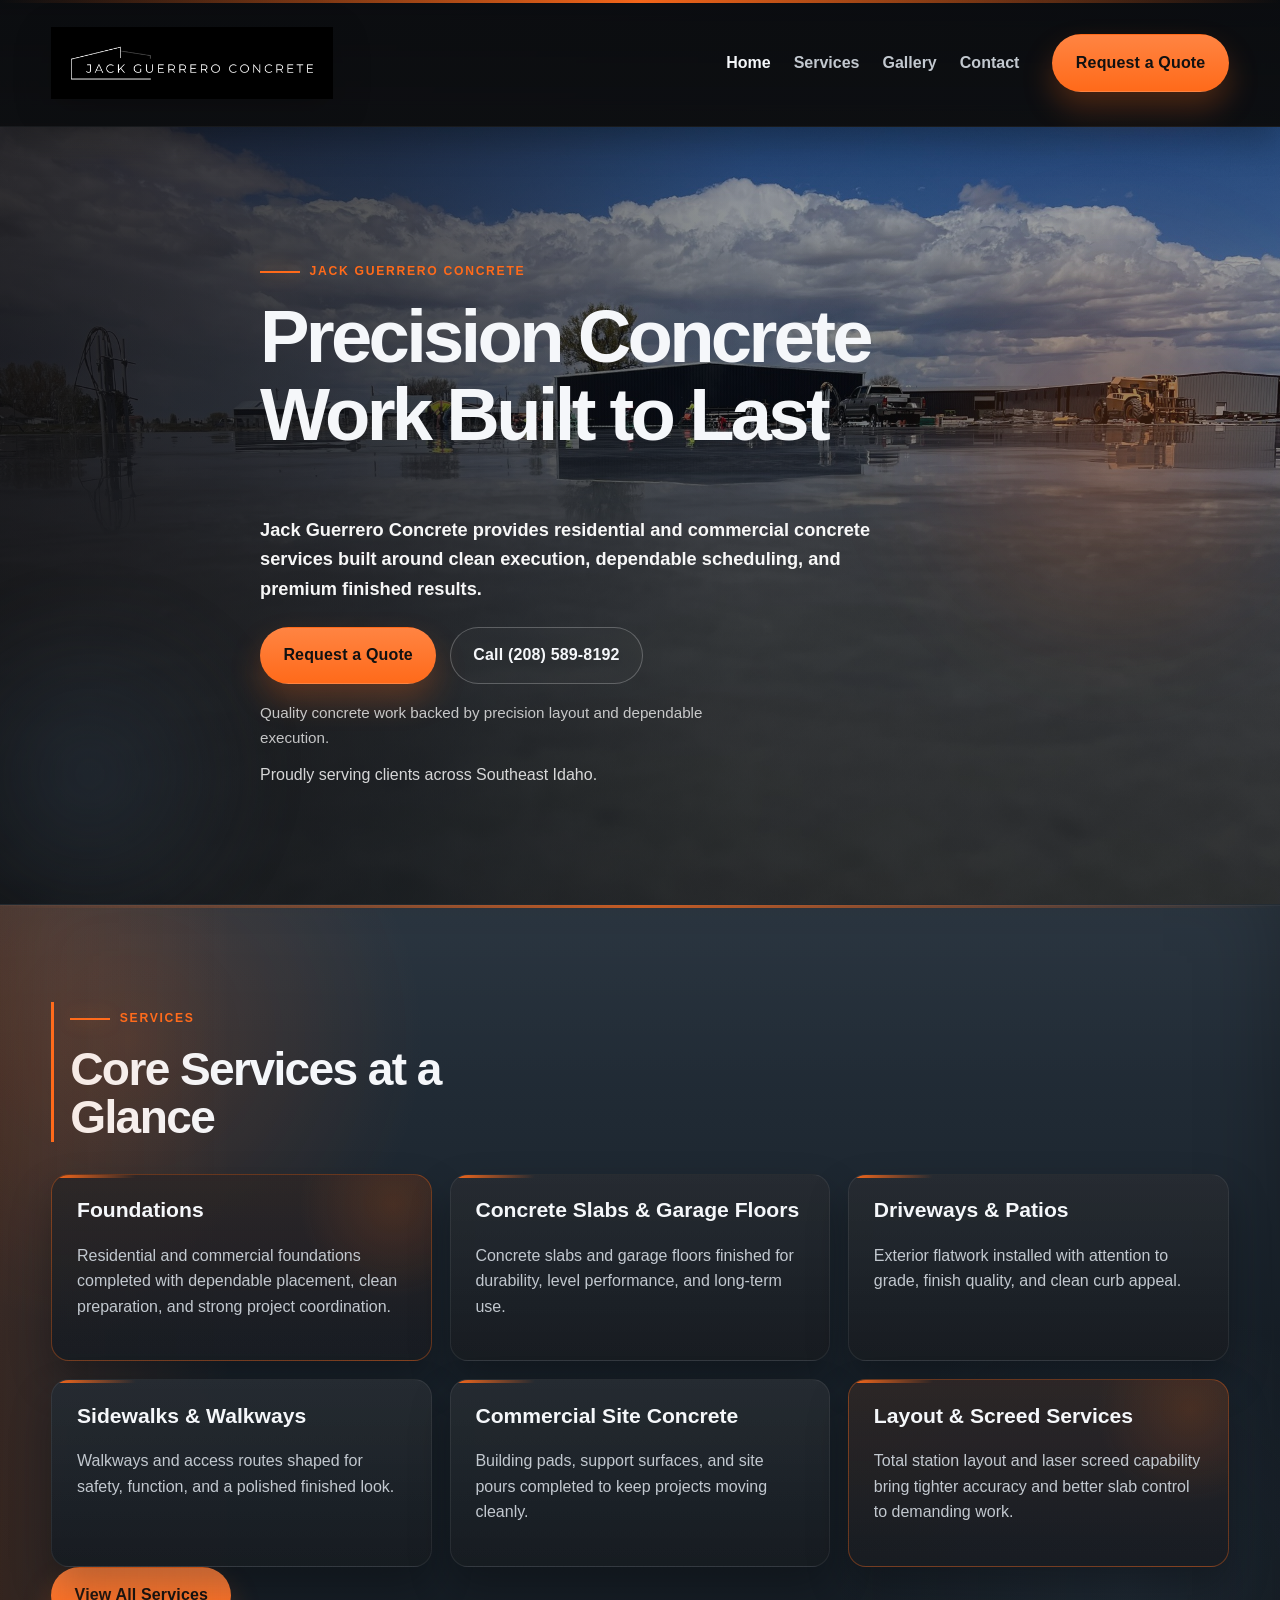
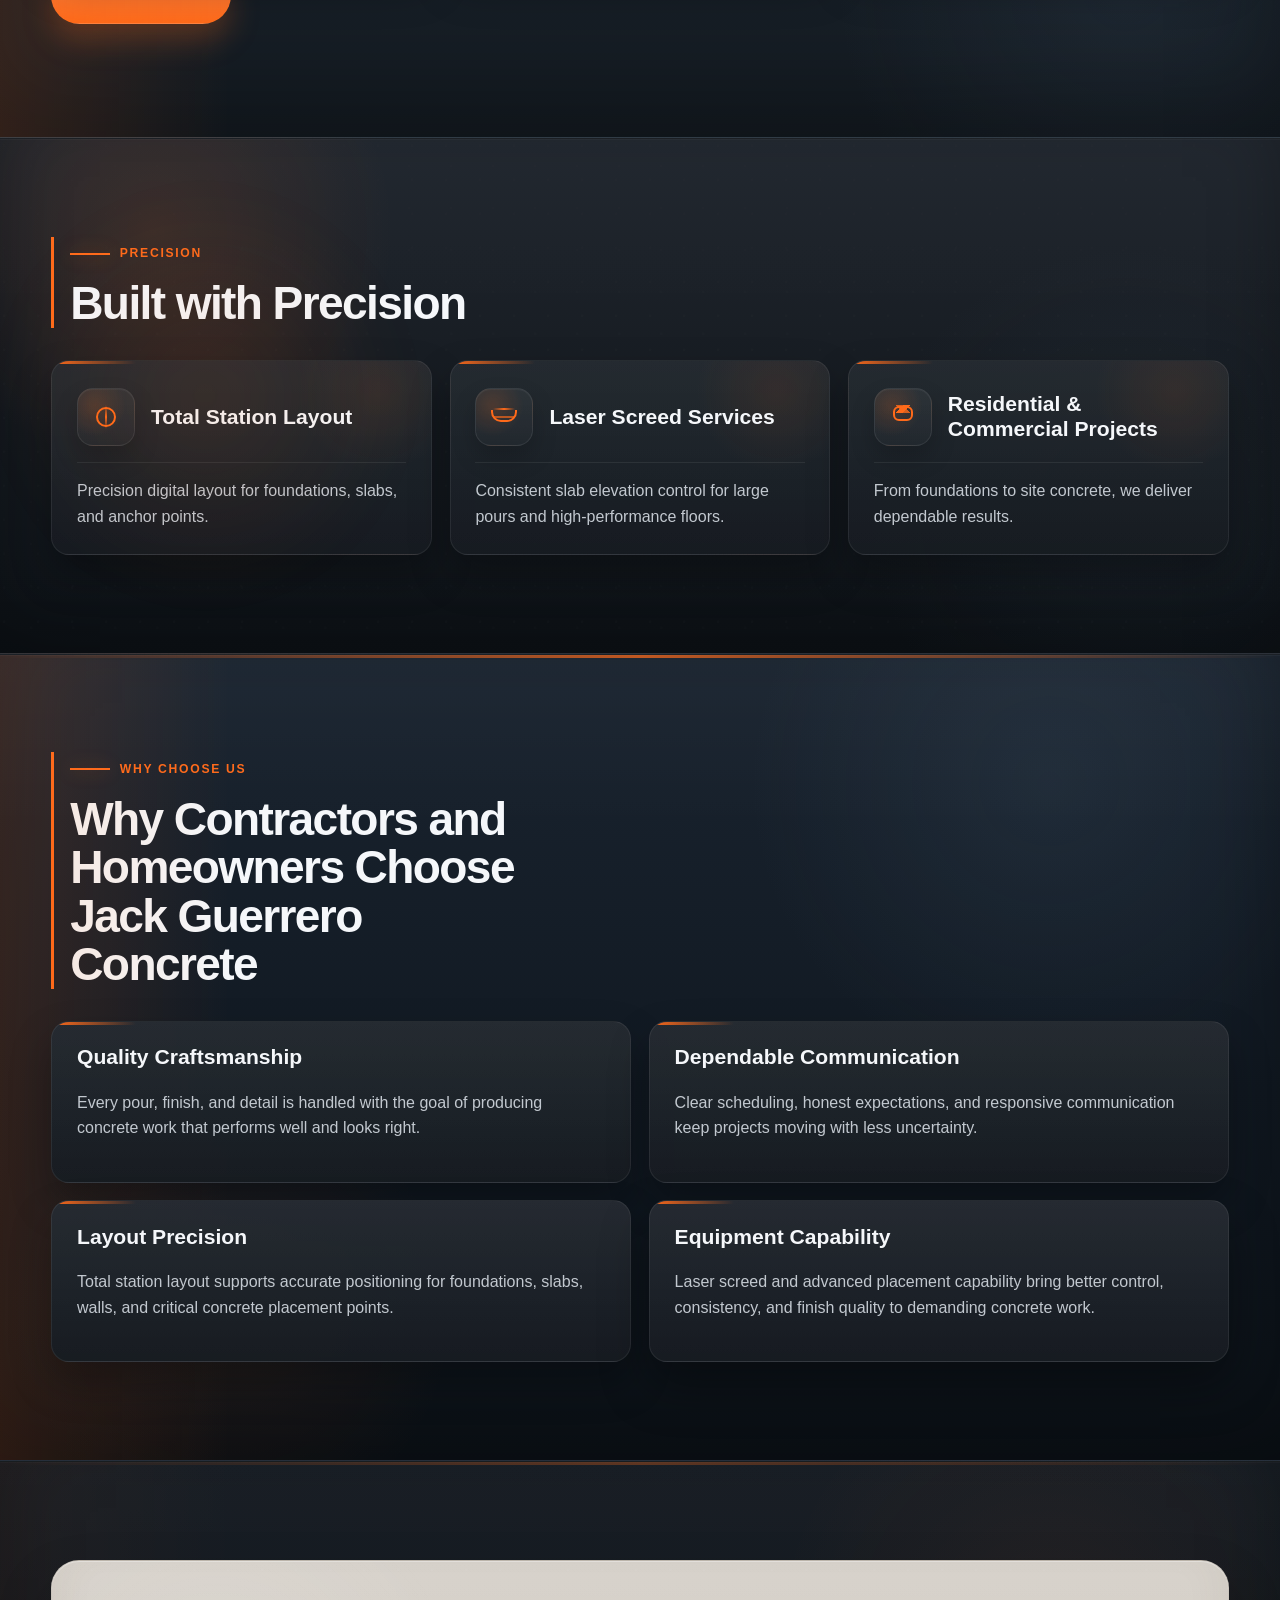
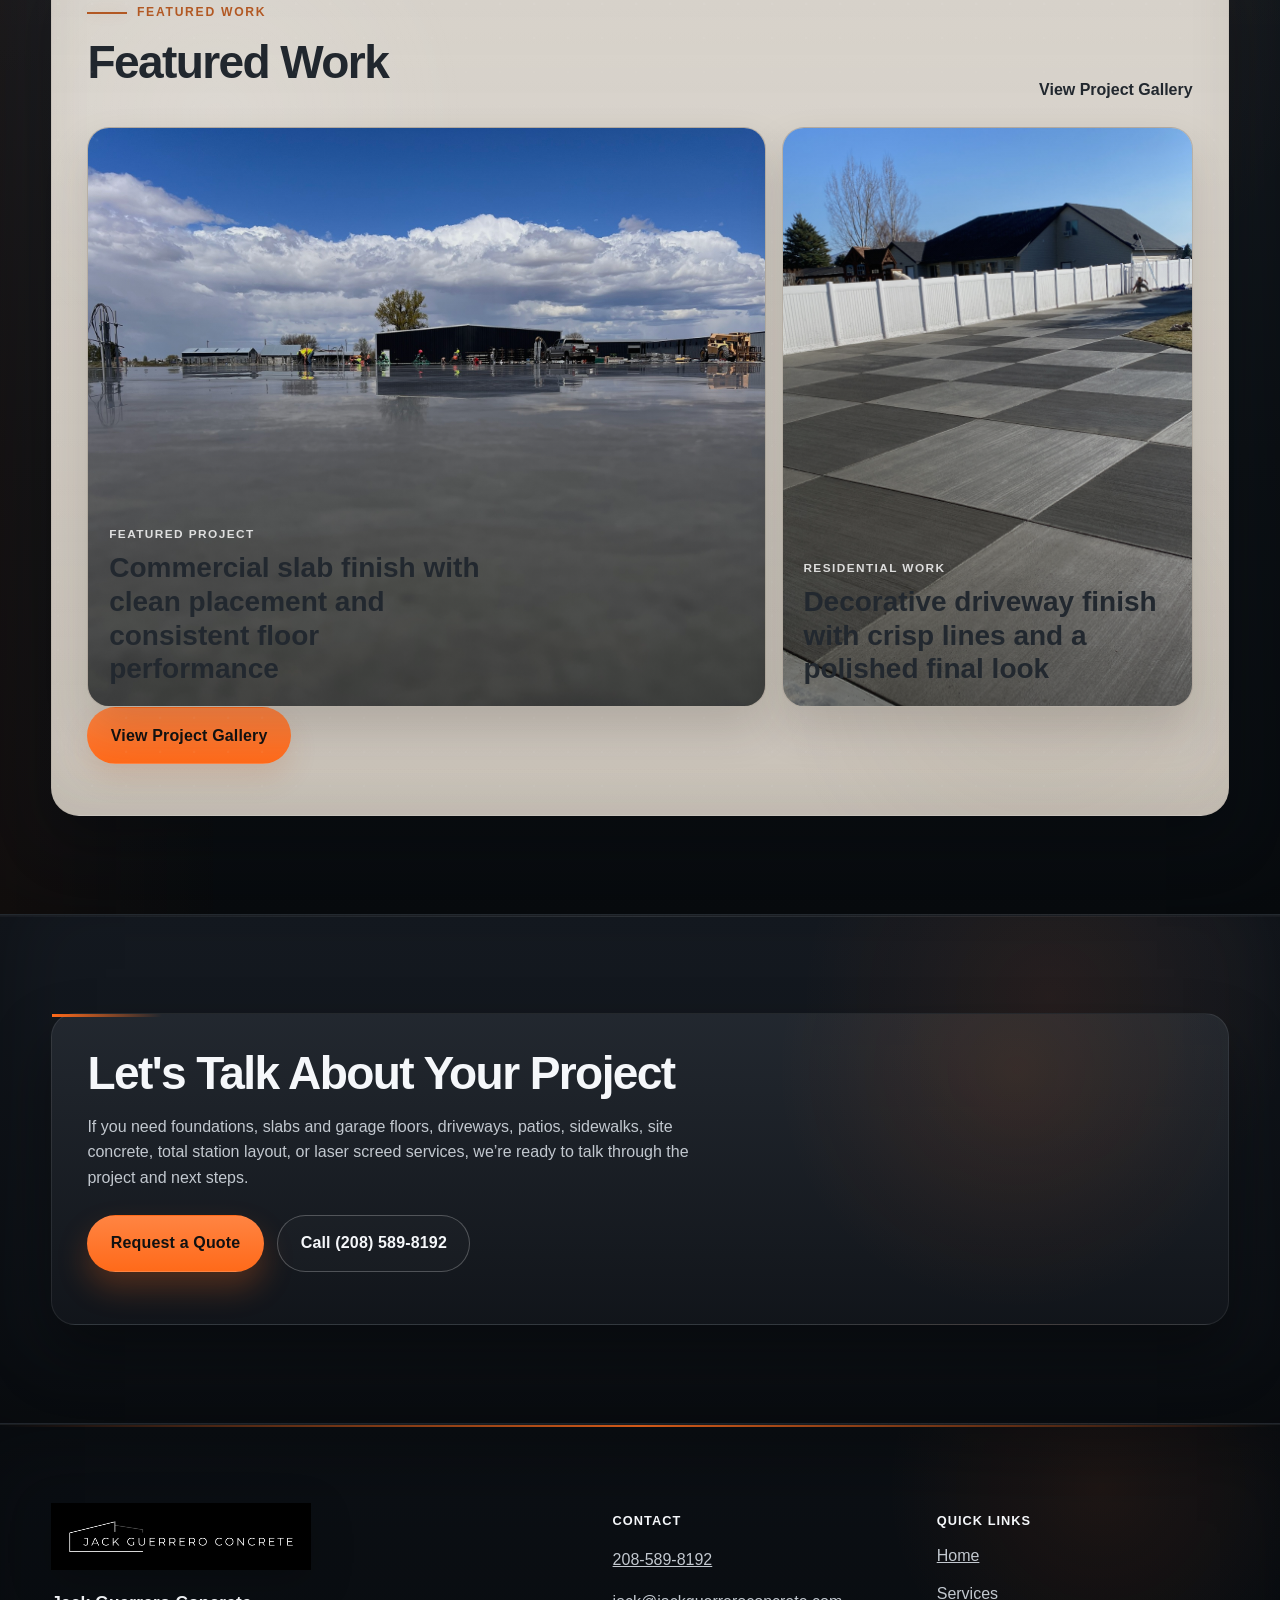
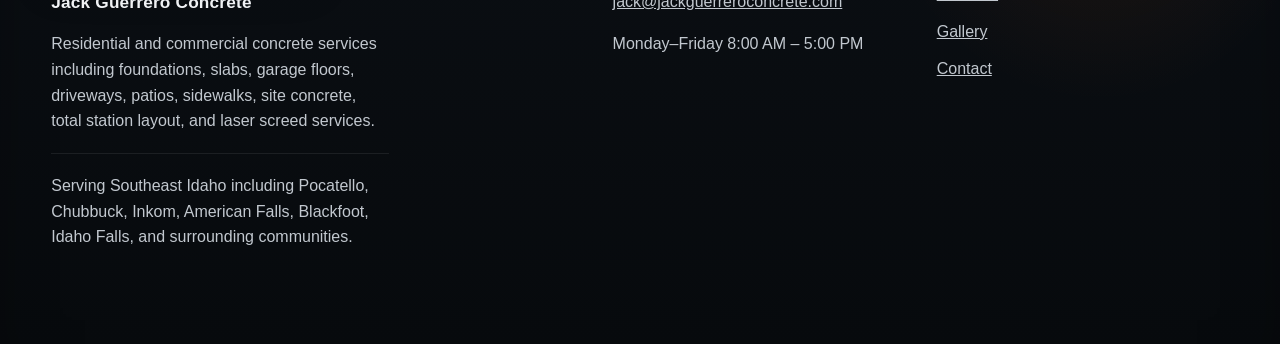
<file: index.html>
﻿<!doctype html>
<html lang="en">
<head>
  <meta charset="utf-8">
  <meta name="viewport" content="width=device-width, initial-scale=1">
  <meta name="google-site-verification" content="QJ3nrg2wigMsT5ZVthq0Iyr1ls1TIPUnpaXz-MrOpno" />
  <title>Premium Residential & Commercial Concrete | Jack Guerrero Concrete</title>
  <meta name="description" content="Jack Guerrero Concrete provides professional residential and commercial concrete services including foundations, slabs and garage floors, driveways, patios, sidewalks, residential flatwork, site concrete, and building pads.">
  <link rel="canonical" href="https://www.jackguerreroconcrete.com/">
  <!-- Recommended favicon export: assets/images/logo/favicon-32x32.png. Using the primary logo asset until a cropped favicon is available. -->
  <link rel="icon" type="image/png" href="assets/images/logo/original-logo.png">

  <meta property="og:title" content="Premium Residential & Commercial Concrete | Jack Guerrero Concrete">
  <meta property="og:description" content="Professional concrete work for foundations, slabs and garage floors, patios, sidewalks, residential flatwork, site concrete, and commercial projects.">
  <meta property="og:type" content="website">
  <meta property="og:url" content="https://www.jackguerreroconcrete.com/">
  <meta property="og:image" content="https://www.jackguerreroconcrete.com/assets/images/og-image.svg">

  <meta name="twitter:card" content="summary_large_image">
  <meta name="twitter:title" content="Premium Residential & Commercial Concrete | Jack Guerrero Concrete">
  <meta name="twitter:description" content="Professional concrete services for foundations, slabs, garage floors, driveways, patios, sidewalks, site concrete, and commercial work.">
  <meta name="twitter:image" content="https://www.jackguerreroconcrete.com/assets/images/og-image.svg">

  <script type="application/ld+json">
  {
    "@context": "https://schema.org",
    "@type": "ConstructionContractor",
    "name": "Jack Guerrero Concrete",
    "url": "https://www.jackguerreroconcrete.com/",
    "telephone": "+12085898192",
    "email": "jack@jackguerreroconcrete.com",
    "openingHoursSpecification": [{
      "@type": "OpeningHoursSpecification",
      "dayOfWeek": ["Monday", "Tuesday", "Wednesday", "Thursday", "Friday"],
      "opens": "08:00",
      "closes": "17:00"
    }],
    "areaServed": [
      {"@type": "City", "name": "Pocatello"},
      {"@type": "City", "name": "Chubbuck"},
      {"@type": "City", "name": "Inkom"},
      {"@type": "City", "name": "American Falls"},
      {"@type": "City", "name": "Blackfoot"},
      {"@type": "City", "name": "Idaho Falls"},
      {"@type": "AdministrativeArea", "name": "Southeast Idaho"}
    ]
  }
  </script>

  <link rel="stylesheet" href="assets/css/styles.css">
</head>
<body>
  <a class="skip-link" href="#main-content">Skip to content</a>

  <header class="site-header" id="top">
    <div class="container nav-wrap">
      <a class="brand" href="index.html" aria-label="Jack Guerrero Concrete home">
        <span class="brand-mark">
          <img class="brand-logo" src="assets/images/logo/original-logo.png" alt="Jack Guerrero Concrete logo">
        </span>
      </a>
      <button class="nav-toggle" aria-expanded="false" aria-controls="site-nav" aria-label="Open menu">
        <span></span><span></span><span></span>
      </button>
      <nav id="site-nav" class="site-nav" aria-label="Main navigation">
        <ul>
          <li><a aria-current="page" href="index.html">Home</a></li>
          <li><a href="services.html">Services</a></li>
          <li><a href="gallery.html">Gallery</a></li>
          <li><a href="contact.html">Contact</a></li>
        </ul>
        <a class="btn btn-quote nav-quote" href="contact.html#quote-form">Request a Quote</a>
      </nav>
    </div>
  </header>

  <main id="main-content">
    <section class="hero hero-home">
      <div class="container hero-content">
        <p class="eyebrow">Jack Guerrero Concrete</p>
        <h1>Precision Concrete Work Built to Last</h1>
        <p class="hero-sub">Jack Guerrero Concrete provides residential and commercial concrete services built around clean execution, dependable scheduling, and premium finished results.</p>
        <div class="hero-actions">
          <a class="btn btn-primary" href="contact.html#quote-form">Request a Quote</a>
          <a class="btn btn-secondary" href="tel:+12085898192">Call (208) 589-8192</a>
        </div>
        <p class="hero-credibility">Quality concrete work backed by precision layout and dependable execution.</p>
        <p class="hero-support">Proudly serving clients across Southeast Idaho.</p>
      </div>
    </section>

    <section class="section section-texture section-feature section-slate services-home">
      <div class="container">
        <div class="section-intro">
          <p class="eyebrow">Services</p>
          <h2>Core Services at a Glance</h2>
        </div>
        <div class="cards three-up service-preview-grid">
          <article class="card service-card-feature"><h3>Foundations</h3><p>Residential and commercial foundations completed with dependable placement, clean preparation, and strong project coordination.</p></article>
          <article class="card"><h3>Concrete Slabs &amp; Garage Floors</h3><p>Concrete slabs and garage floors finished for durability, level performance, and long-term use.</p></article>
          <article class="card"><h3>Driveways &amp; Patios</h3><p>Exterior flatwork installed with attention to grade, finish quality, and clean curb appeal.</p></article>
          <article class="card"><h3>Sidewalks &amp; Walkways</h3><p>Walkways and access routes shaped for safety, function, and a polished finished look.</p></article>
          <article class="card"><h3>Commercial Site Concrete</h3><p>Building pads, support surfaces, and site pours completed to keep projects moving cleanly.</p></article>
          <article class="card service-card-feature"><h3>Layout &amp; Screed Services</h3><p>Total station layout and laser screed capability bring tighter accuracy and better slab control to demanding work.</p></article>
        </div>
        <p><a class="btn btn-primary" href="services.html">View All Services</a></p>
      </div>
    </section>

    <section class="section section-dark precision-band">
      <div class="container">
        <div class="section-intro">
          <p class="eyebrow">Precision</p>
          <h2>Built with Precision</h2>
        </div>
        <div class="cards three-up precision-grid">
          <article class="card precision-card">
            <div class="precision-card-head">
              <div class="precision-icon" aria-hidden="true">
                <span></span>
              </div>
              <h3>Total Station Layout</h3>
            </div>
            <p>Precision digital layout for foundations, slabs, and anchor points.</p>
          </article>
          <article class="card precision-card">
            <div class="precision-card-head">
              <div class="precision-icon precision-icon-screed" aria-hidden="true">
                <span></span>
              </div>
              <h3>Laser Screed Services</h3>
            </div>
            <p>Consistent slab elevation control for large pours and high-performance floors.</p>
          </article>
          <article class="card precision-card">
            <div class="precision-card-head">
              <div class="precision-icon precision-icon-projects" aria-hidden="true">
                <span></span>
              </div>
              <h3>Residential &amp; Commercial Projects</h3>
            </div>
            <p>From foundations to site concrete, we deliver dependable results.</p>
          </article>
        </div>
      </div>
    </section>

    <section class="section section-texture trust-section section-blueblack">
      <div class="container">
        <div class="section-intro">
          <p class="eyebrow">Why Choose Us</p>
          <h2>Why Contractors and Homeowners Choose Jack Guerrero Concrete</h2>
        </div>
        <div class="cards two-up trust-grid capability-grid">
          <article class="card">
            <h3>Quality Craftsmanship</h3>
            <p>Every pour, finish, and detail is handled with the goal of producing concrete work that performs well and looks right.</p>
          </article>
          <article class="card">
            <h3>Dependable Communication</h3>
            <p>Clear scheduling, honest expectations, and responsive communication keep projects moving with less uncertainty.</p>
          </article>
          <article class="card">
            <h3>Layout Precision</h3>
            <p>Total station layout supports accurate positioning for foundations, slabs, walls, and critical concrete placement points.</p>
          </article>
          <article class="card">
            <h3>Equipment Capability</h3>
            <p>Laser screed and advanced placement capability bring better control, consistency, and finish quality to demanding concrete work.</p>
          </article>
        </div>
      </div>
    </section>

    <section class="section projects-section projects-section-light">
      <div class="container featured-work-panel">
        <div class="section-head-inline">
          <div>
            <p class="eyebrow">Featured Work</p>
            <h2>Featured Work</h2>
          </div>
          <a class="text-link" href="gallery.html">View Project Gallery</a>
        </div>
        <div class="featured-work-grid">
          <a class="featured-work-card featured-work-primary" href="gallery.html">
            <img src="assets/images/projects/commercial-slab-finish.jpg" alt="Commercial slab finish on active job site">
            <span class="featured-work-overlay">
              <span class="featured-work-kicker">Featured Project</span>
              <span class="featured-work-title">Commercial slab finish with clean placement and consistent floor performance</span>
            </span>
          </a>
          <a class="featured-work-card featured-work-secondary" href="gallery.html">
            <img src="assets/images/projects/decorative-driveway.jpg" alt="Decorative concrete driveway detail">
            <span class="featured-work-overlay">
              <span class="featured-work-kicker">Residential Work</span>
              <span class="featured-work-title">Decorative driveway finish with crisp lines and a polished final look</span>
            </span>
          </a>
        </div>
        <p><a class="btn btn-primary" href="gallery.html">View Project Gallery</a></p>
      </div>
    </section>

    <section class="section section-graphite final-cta-shell">
      <div class="container cta-panel">
        <h2>Let's Talk About Your Project</h2>
        <p>If you need foundations, slabs and garage floors, driveways, patios, sidewalks, site concrete, total station layout, or laser screed services, we’re ready to talk through the project and next steps.</p>
        <div class="hero-actions">
          <a class="btn btn-primary" href="contact.html#quote-form">Request a Quote</a>
          <a class="btn btn-secondary" href="tel:+12085898192">Call (208) 589-8192</a>
        </div>
      </div>
    </section>
  </main>

  <footer class="site-footer">
    <div class="container footer-wrap">
        <div class="footer-grid">
        <div class="footer-brand">
          <img class="footer-logo" src="assets/images/logo/original-logo.png" alt="Jack Guerrero Concrete logo">
          <p class="footer-brand-name">Jack Guerrero Concrete</p>
          <p>Residential and commercial concrete services including foundations, slabs, garage floors, driveways, patios, sidewalks, site concrete, total station layout, and laser screed services.</p>
          <p class="footer-service-area">Serving Southeast Idaho including Pocatello, Chubbuck, Inkom, American Falls, Blackfoot, Idaho Falls, and surrounding communities.</p>
        </div>
        <div class="footer-col">
          <p class="footer-heading">Contact</p>
          <p><a href="tel:+12085898192">208-589-8192</a></p>
          <p><a href="mailto:jack@jackguerreroconcrete.com">jack@jackguerreroconcrete.com</a></p>
          <p>Monday–Friday 8:00 AM – 5:00 PM</p>
        </div>
        <div class="footer-col footer-links">
          <p class="footer-heading">Quick Links</p>
          <p><a href="index.html">Home</a></p>
          <p><a href="services.html">Services</a></p>
          <p><a href="gallery.html">Gallery</a></p>
          <p><a href="contact.html">Contact</a></p>
        </div>
      </div>
    </div>
  </footer>

  <div class="mobile-cta" aria-label="Quick actions">
    <a class="btn btn-secondary" href="tel:+12085898192">Call Now</a>
    <a class="btn btn-primary" href="contact.html#quote-form">Request Quote</a>
  </div>

  <script src="assets/js/main.js"></script>
</body>
</html>
</file>
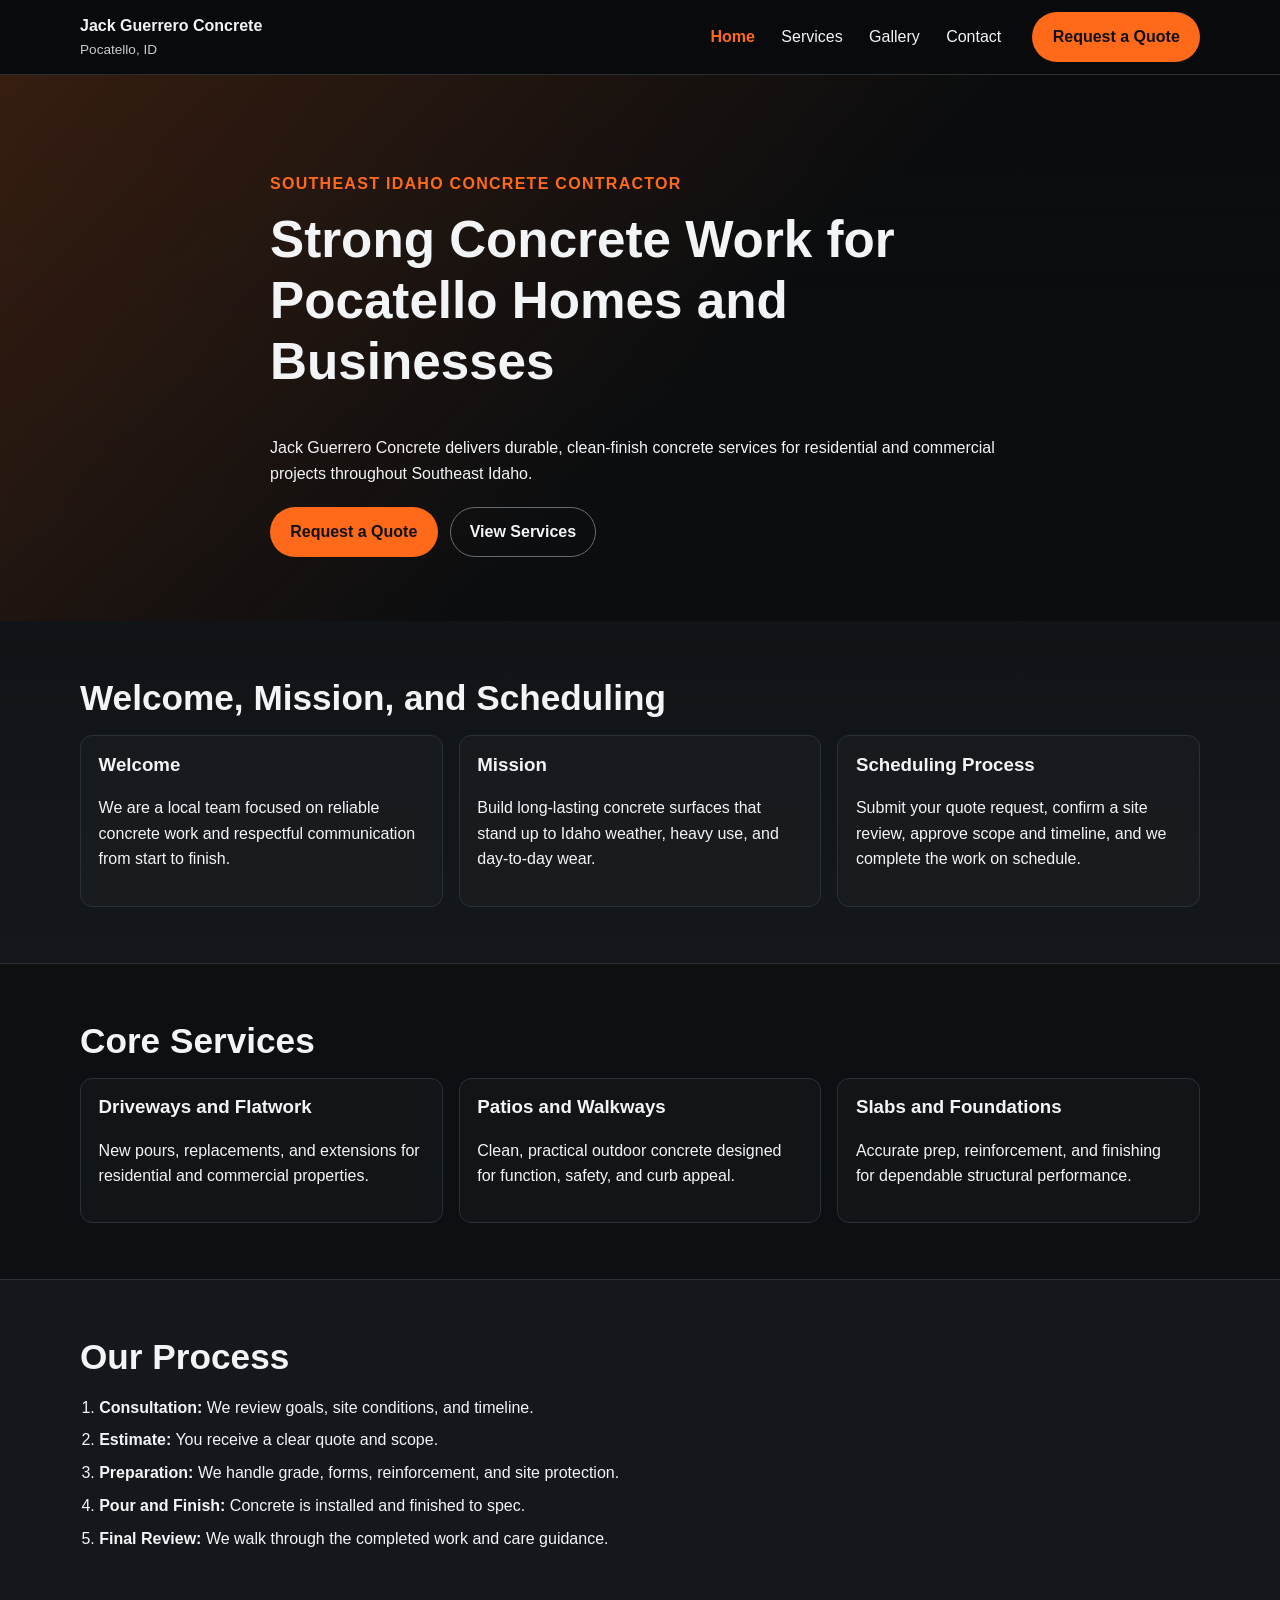
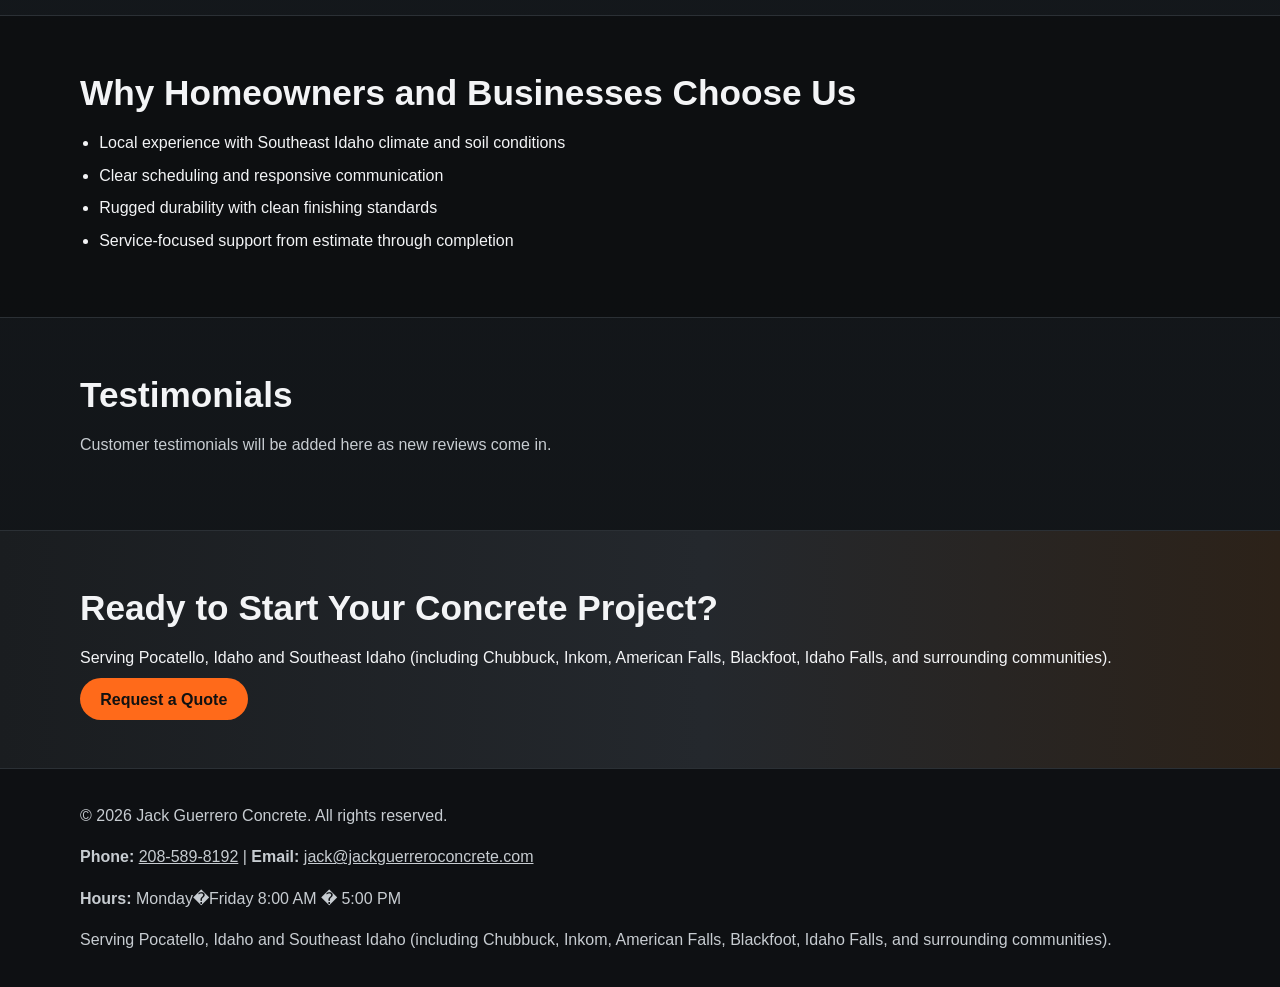
<file: Website/index.html>
<!doctype html>
<html lang="en">
<head>
  <meta charset="utf-8">
  <meta name="viewport" content="width=device-width, initial-scale=1">
  <title>Jack Guerrero Concrete | Concrete Contractor in Pocatello, ID</title>
  <meta name="description" content="Jack Guerrero Concrete provides residential and commercial concrete services in Pocatello, Idaho and Southeast Idaho, including driveways, patios, slabs, and foundations.">
  <link rel="canonical" href="https://mdegiulio94.github.io/jack-guerrero-concrete/">

  <meta property="og:title" content="Jack Guerrero Concrete | Pocatello, ID">
  <meta property="og:description" content="Professional concrete contractor serving Pocatello and Southeast Idaho communities.">
  <meta property="og:type" content="website">
  <meta property="og:url" content="https://mdegiulio94.github.io/jack-guerrero-concrete/">
  <meta property="og:image" content="https://mdegiulio94.github.io/jack-guerrero-concrete/assets/images/og-image.svg">

  <meta name="twitter:card" content="summary_large_image">
  <meta name="twitter:title" content="Jack Guerrero Concrete | Pocatello, ID">
  <meta name="twitter:description" content="Reliable concrete work for homes and businesses in Southeast Idaho.">
  <meta name="twitter:image" content="https://mdegiulio94.github.io/jack-guerrero-concrete/assets/images/og-image.svg">
  <meta name="twitter:url" content="https://mdegiulio94.github.io/jack-guerrero-concrete/">

  <script type="application/ld+json">
  {
    "@context": "https://schema.org",
    "@type": "ConstructionContractor",
    "name": "Jack Guerrero Concrete",
    "url": "https://mdegiulio94.github.io/jack-guerrero-concrete/",
    "telephone": "+12085898192",
    "email": "jack@jackguerreroconcrete.com",
    "openingHoursSpecification": [
      {
        "@type": "OpeningHoursSpecification",
        "dayOfWeek": ["Monday", "Tuesday", "Wednesday", "Thursday", "Friday"],
        "opens": "08:00",
        "closes": "17:00"
      }
    ],
    "areaServed": [
      {"@type": "City", "name": "Pocatello"},
      {"@type": "City", "name": "Chubbuck"},
      {"@type": "City", "name": "Inkom"},
      {"@type": "City", "name": "American Falls"},
      {"@type": "City", "name": "Blackfoot"},
      {"@type": "City", "name": "Idaho Falls"},
      {"@type": "AdministrativeArea", "name": "Southeast Idaho"}
    ]
  }
  </script>

  <link rel="stylesheet" href="assets/css/styles.css">
</head>
<body>
  <a class="skip-link" href="#main-content">Skip to content</a>

  <header class="site-header" id="top">
    <div class="container nav-wrap">
      <a class="brand" href="index.html" aria-label="Jack Guerrero Concrete home">
        <span class="brand-main">Jack Guerrero Concrete</span>
        <span class="brand-sub">Pocatello, ID</span>
      </a>

      <button class="nav-toggle" aria-expanded="false" aria-controls="site-nav" aria-label="Open menu">
        <span></span><span></span><span></span>
      </button>

      <nav id="site-nav" class="site-nav" aria-label="Main navigation">
        <ul>
          <li><a aria-current="page" href="index.html">Home</a></li>
          <li><a href="services.html">Services</a></li>
          <li><a href="gallery.html">Gallery</a></li>
          <li><a href="contact.html">Contact</a></li>
        </ul>
        <a class="btn btn-quote nav-quote" href="contact.html#quote-form">Request a Quote</a>
      </nav>
    </div>
  </header>

  <main id="main-content">
    <section class="hero">
      <div class="container hero-content">
        <p class="eyebrow">Southeast Idaho Concrete Contractor</p>
        <h1>Strong Concrete Work for Pocatello Homes and Businesses</h1>
        <p>Jack Guerrero Concrete delivers durable, clean-finish concrete services for residential and commercial projects throughout Southeast Idaho.</p>
        <div class="hero-actions">
          <a class="btn btn-primary" href="contact.html#quote-form">Request a Quote</a>
          <a class="btn btn-secondary" href="services.html">View Services</a>
        </div>
      </div>
    </section>

    <section class="section" id="welcome-mission-scheduling">
      <div class="container">
        <h2>Welcome, Mission, and Scheduling</h2>
        <div class="cards three-up">
          <article class="card">
            <h3>Welcome</h3>
            <p>We are a local team focused on reliable concrete work and respectful communication from start to finish.</p>
          </article>
          <article class="card">
            <h3>Mission</h3>
            <p>Build long-lasting concrete surfaces that stand up to Idaho weather, heavy use, and day-to-day wear.</p>
          </article>
          <article class="card">
            <h3>Scheduling Process</h3>
            <p>Submit your quote request, confirm a site review, approve scope and timeline, and we complete the work on schedule.</p>
          </article>
        </div>
      </div>
    </section>

    <section class="section section-dark">
      <div class="container">
        <h2>Core Services</h2>
        <div class="cards three-up">
          <article class="card">
            <h3>Driveways and Flatwork</h3>
            <p>New pours, replacements, and extensions for residential and commercial properties.</p>
          </article>
          <article class="card">
            <h3>Patios and Walkways</h3>
            <p>Clean, practical outdoor concrete designed for function, safety, and curb appeal.</p>
          </article>
          <article class="card">
            <h3>Slabs and Foundations</h3>
            <p>Accurate prep, reinforcement, and finishing for dependable structural performance.</p>
          </article>
        </div>
      </div>
    </section>

    <section class="section">
      <div class="container">
        <h2>Our Process</h2>
        <ol class="process-list">
          <li><strong>Consultation:</strong> We review goals, site conditions, and timeline.</li>
          <li><strong>Estimate:</strong> You receive a clear quote and scope.</li>
          <li><strong>Preparation:</strong> We handle grade, forms, reinforcement, and site protection.</li>
          <li><strong>Pour and Finish:</strong> Concrete is installed and finished to spec.</li>
          <li><strong>Final Review:</strong> We walk through the completed work and care guidance.</li>
        </ol>
      </div>
    </section>

    <section class="section section-dark">
      <div class="container">
        <h2>Why Homeowners and Businesses Choose Us</h2>
        <ul class="check-list">
          <li>Local experience with Southeast Idaho climate and soil conditions</li>
          <li>Clear scheduling and responsive communication</li>
          <li>Rugged durability with clean finishing standards</li>
          <li>Service-focused support from estimate through completion</li>
        </ul>
      </div>
    </section>

    <section class="section">
      <div class="container">
        <h2>Testimonials</h2>
        <p class="muted">Customer testimonials will be added here as new reviews come in.</p>
      </div>
    </section>

    <section class="section cta-band">
      <div class="container">
        <h2>Ready to Start Your Concrete Project?</h2>
        <p>Serving Pocatello, Idaho and Southeast Idaho (including Chubbuck, Inkom, American Falls, Blackfoot, Idaho Falls, and surrounding communities).</p>
        <a class="btn btn-primary" href="contact.html#quote-form">Request a Quote</a>
      </div>
    </section>
  </main>

  <footer class="site-footer">
    <div class="container footer-wrap">
      <p>&copy; <span id="year"></span> Jack Guerrero Concrete. All rights reserved.</p>
      <p><strong>Phone:</strong> <a href="tel:+12085898192">208-589-8192</a> | <strong>Email:</strong> <a href="mailto:jack@jackguerreroconcrete.com">jack@jackguerreroconcrete.com</a></p>
      <p><strong>Hours:</strong> Monday�Friday 8:00 AM � 5:00 PM</p>
      <p>Serving Pocatello, Idaho and Southeast Idaho (including Chubbuck, Inkom, American Falls, Blackfoot, Idaho Falls, and surrounding communities).</p>
    </div>
  </footer>

  <script src="assets/js/main.js"></script>
</body>
</html>
</file>
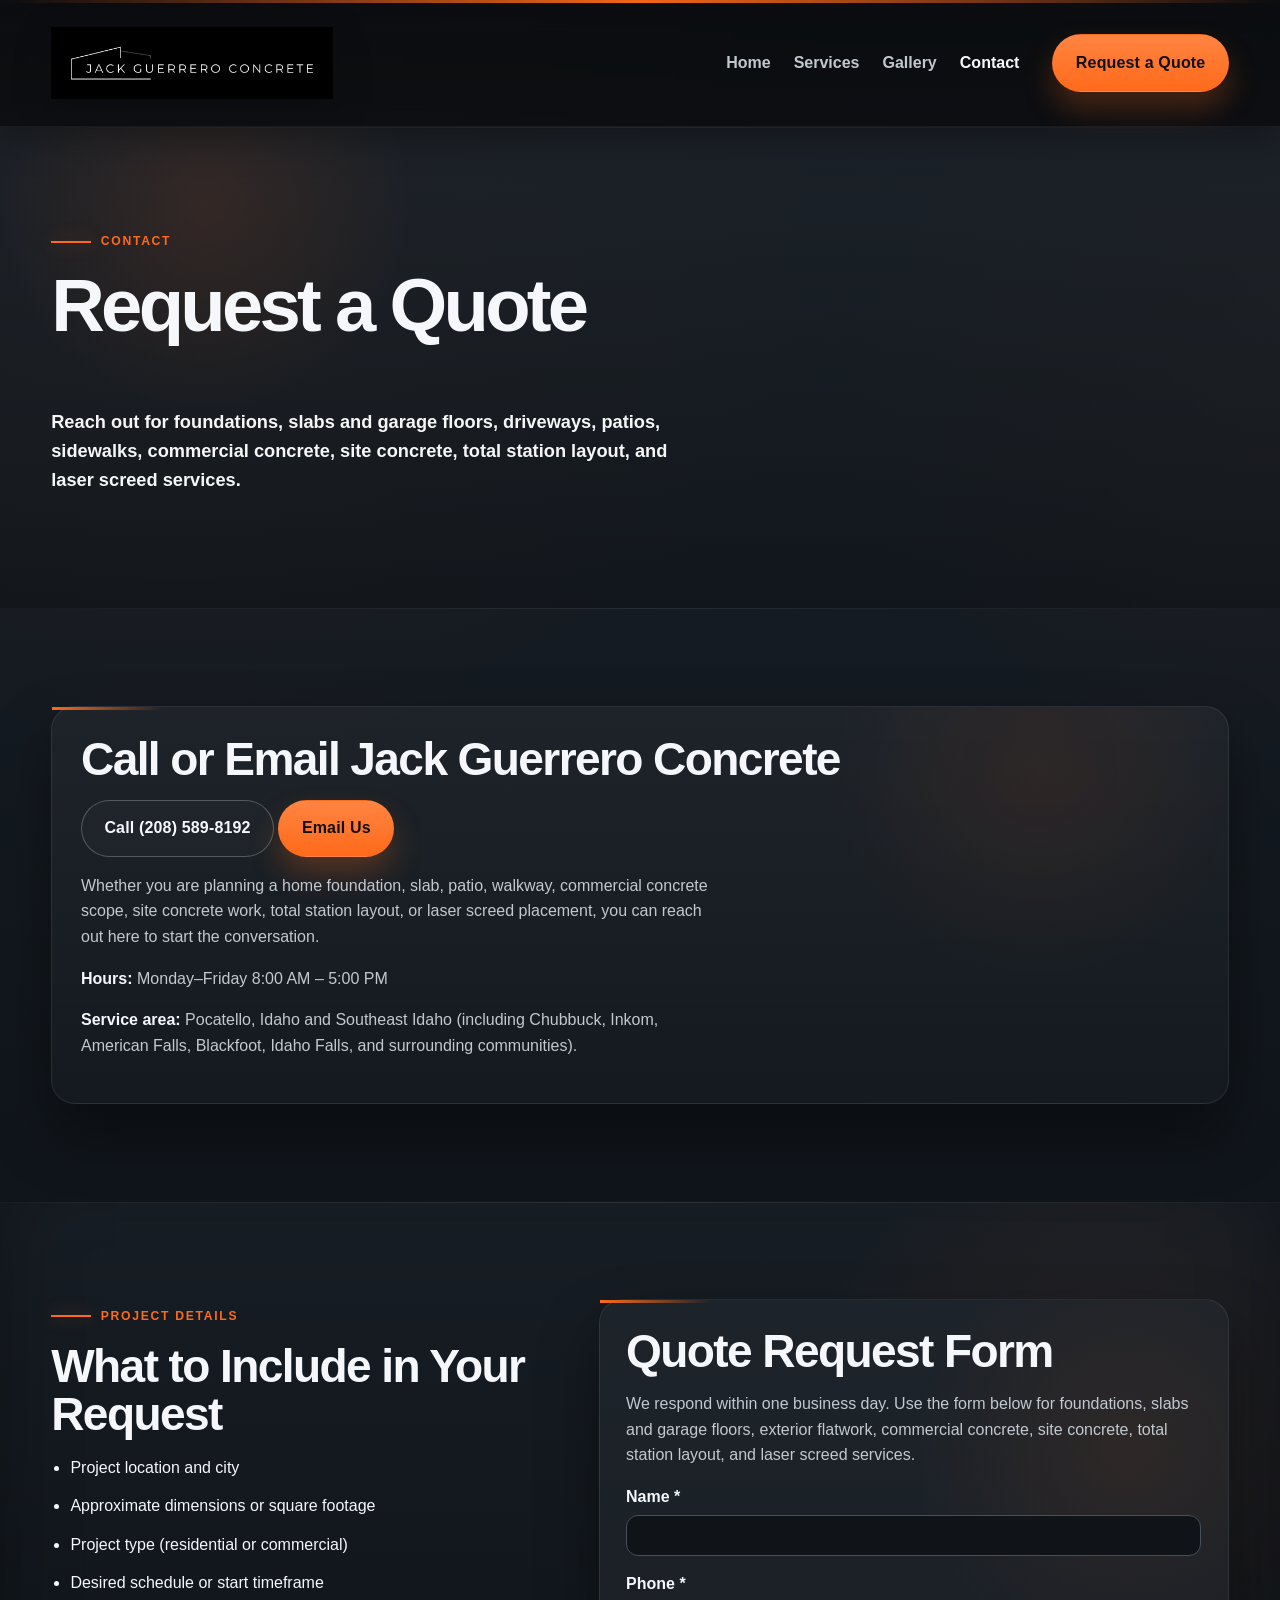
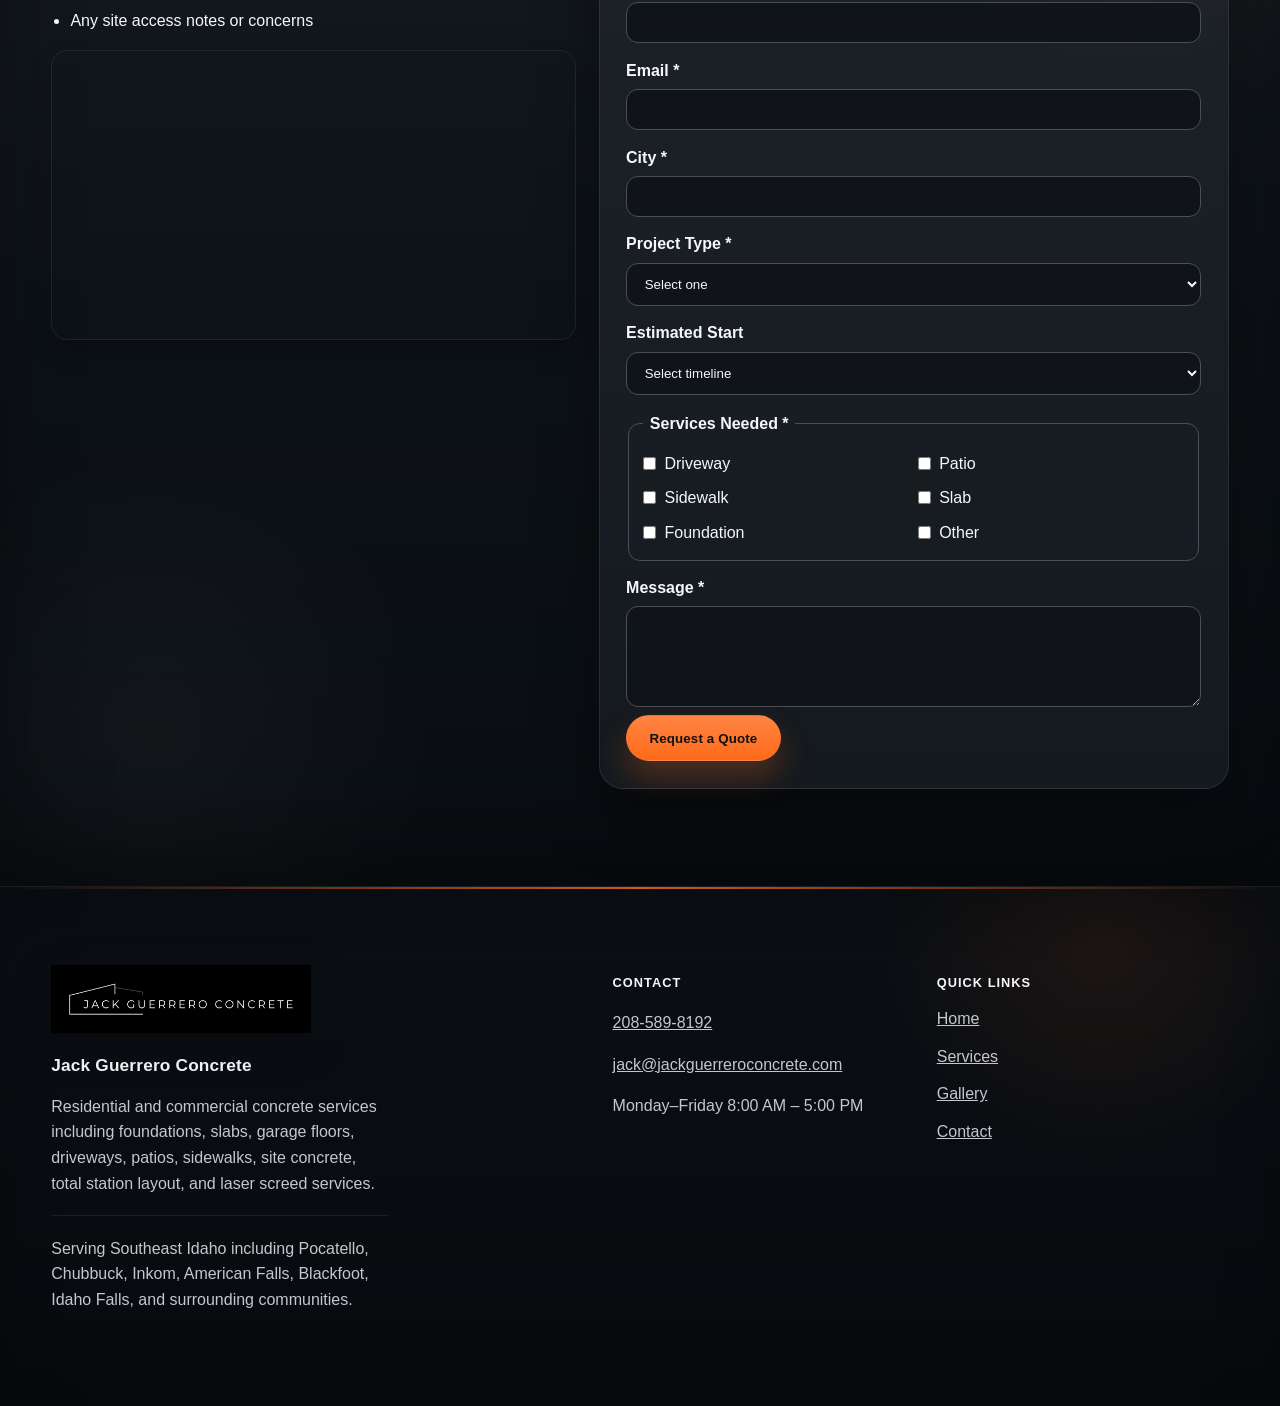
<file: contact.html>
﻿<!doctype html>
<html lang="en">
<head>
  <meta charset="utf-8">
  <meta name="viewport" content="width=device-width, initial-scale=1">
  <title>Request a Concrete Quote | Jack Guerrero Concrete</title>
  <meta name="description" content="Request a quote from Jack Guerrero Concrete for foundations, slabs and garage floors, driveways, patios, sidewalks, commercial concrete, concrete walls, and site work.">
  <link rel="canonical" href="https://www.jackguerreroconcrete.com/contact.html">
  <!-- Recommended favicon export: assets/images/logo/favicon-32x32.png. Using the primary logo asset until a cropped favicon is available. -->
  <link rel="icon" type="image/png" href="assets/images/logo/original-logo.png">

  <meta property="og:title" content="Request a Concrete Quote | Jack Guerrero Concrete">
  <meta property="og:description" content="Call or submit your project details for residential and commercial concrete work in Southeast Idaho.">
  <meta property="og:type" content="website">
  <meta property="og:url" content="https://www.jackguerreroconcrete.com/contact.html">
  <meta property="og:image" content="https://www.jackguerreroconcrete.com/assets/images/og-image.svg">

  <meta name="twitter:card" content="summary_large_image">
  <meta name="twitter:title" content="Request a Concrete Quote | Jack Guerrero Concrete">
  <meta name="twitter:description" content="We respond within 1 business day.">
  <meta name="twitter:image" content="https://www.jackguerreroconcrete.com/assets/images/og-image.svg">

  <script type="application/ld+json">
  {
    "@context": "https://schema.org",
    "@type": "ConstructionContractor",
    "name": "Jack Guerrero Concrete",
    "url": "https://www.jackguerreroconcrete.com/contact.html",
    "telephone": "+12085898192",
    "email": "jack@jackguerreroconcrete.com",
    "openingHoursSpecification": [{
      "@type": "OpeningHoursSpecification",
      "dayOfWeek": ["Monday", "Tuesday", "Wednesday", "Thursday", "Friday"],
      "opens": "08:00",
      "closes": "17:00"
    }],
    "areaServed": [
      {"@type": "City", "name": "Pocatello"},
      {"@type": "City", "name": "Chubbuck"},
      {"@type": "City", "name": "Inkom"},
      {"@type": "City", "name": "American Falls"},
      {"@type": "City", "name": "Blackfoot"},
      {"@type": "City", "name": "Idaho Falls"},
      {"@type": "AdministrativeArea", "name": "Southeast Idaho"}
    ]
  }
  </script>

  <link rel="stylesheet" href="assets/css/styles.css">
</head>
<body>
  <a class="skip-link" href="#main-content">Skip to content</a>

  <header class="site-header" id="top">
    <div class="container nav-wrap">
      <a class="brand" href="index.html" aria-label="Jack Guerrero Concrete home">
        <span class="brand-mark">
          <img class="brand-logo" src="assets/images/logo/original-logo.png" alt="Jack Guerrero Concrete logo">
        </span>
      </a>
      <button class="nav-toggle" aria-expanded="false" aria-controls="site-nav" aria-label="Open menu">
        <span></span><span></span><span></span>
      </button>
      <nav id="site-nav" class="site-nav" aria-label="Main navigation">
        <ul>
          <li><a href="index.html">Home</a></li>
          <li><a href="services.html">Services</a></li>
          <li><a href="gallery.html">Gallery</a></li>
          <li><a aria-current="page" href="contact.html">Contact</a></li>
        </ul>
        <a class="btn btn-quote nav-quote" href="contact.html#quote-form">Request a Quote</a>
      </nav>
    </div>
  </header>

  <main id="main-content">
    <section class="page-hero section">
      <div class="container">
        <p class="eyebrow">Contact</p>
        <h1>Request a Quote</h1>
        <p class="hero-sub">Reach out for foundations, slabs and garage floors, driveways, patios, sidewalks, commercial concrete, site concrete, total station layout, and laser screed services.</p>
      </div>
    </section>

    <section class="section">
      <div class="container contact-card">
        <h2>Call or Email Jack Guerrero Concrete</h2>
        <p><a class="btn btn-secondary" href="tel:+12085898192">Call (208) 589-8192</a> <a class="btn btn-primary" href="mailto:jack@jackguerreroconcrete.com">Email Us</a></p>
        <p>Whether you are planning a home foundation, slab, patio, walkway, commercial concrete scope, site concrete work, total station layout, or laser screed placement, you can reach out here to start the conversation.</p>
        <p><strong>Hours:</strong> Monday–Friday 8:00 AM – 5:00 PM</p>
        <p><strong>Service area:</strong> Pocatello, Idaho and Southeast Idaho (including Chubbuck, Inkom, American Falls, Blackfoot, Idaho Falls, and surrounding communities).</p>
      </div>
    </section>

    <section class="section section-dark" id="quote-form">
      <div class="container contact-grid">
        <div>
          <p class="eyebrow">Project Details</p>
          <h2>What to Include in Your Request</h2>
          <ul class="check-list">
            <li>Project location and city</li>
            <li>Approximate dimensions or square footage</li>
            <li>Project type (residential or commercial)</li>
            <li>Desired schedule or start timeframe</li>
            <li>Any site access notes or concerns</li>
          </ul>

          <div class="map-wrap" aria-label="Service area map for Pocatello, Idaho">
            <iframe title="Map of Pocatello, Idaho" src="https://www.google.com/maps?q=Pocatello%2C%20ID&output=embed" loading="lazy" referrerpolicy="no-referrer-when-downgrade"></iframe>
          </div>
        </div>

        <form action="https://formspree.io/f/xzdjewqe" method="POST" class="quote-form">
          <h2>Quote Request Form</h2>
          <p>We respond within one business day. Use the form below for foundations, slabs and garage floors, exterior flatwork, commercial concrete, site concrete, total station layout, and laser screed services.</p>
          <input type="hidden" name="_subject" value="New Quote Request - Jack Guerrero Concrete">

          <label for="name">Name *</label>
          <input id="name" name="name" type="text" autocomplete="name" required>

          <label for="phone">Phone *</label>
          <input id="phone" name="phone" type="tel" autocomplete="tel" required pattern="[0-9+()\-\s]{7,}">

          <label for="email">Email *</label>
          <input id="email" name="email" type="email" autocomplete="email" required>

          <label for="city">City *</label>
          <input id="city" name="city" type="text" required>

          <label for="project-type">Project Type *</label>
          <select id="project-type" name="project_type" required>
            <option value="">Select one</option>
            <option>Residential</option>
            <option>Commercial</option>
            <option>Repair / Replacement</option>
            <option>Other</option>
          </select>

          <label for="estimated-start">Estimated Start</label>
          <select id="estimated-start" name="estimated_start">
            <option value="">Select timeline</option>
            <option>ASAP</option>
            <option>1-2 weeks</option>
            <option>Within 1 month</option>
            <option>2-3 months</option>
            <option>Flexible</option>
          </select>

          <fieldset class="service-group">
            <legend>Services Needed *</legend>
            <div class="checkbox-grid">
              <label><input type="checkbox" name="services[]" value="Driveway"> Driveway</label>
              <label><input type="checkbox" name="services[]" value="Patio"> Patio</label>
              <label><input type="checkbox" name="services[]" value="Sidewalk"> Sidewalk</label>
              <label><input type="checkbox" name="services[]" value="Slab"> Slab</label>
              <label><input type="checkbox" name="services[]" value="Foundation"> Foundation</label>
              <label><input type="checkbox" name="services[]" value="Other"> Other</label>
            </div>
          </fieldset>

          <label for="message">Message *</label>
          <textarea id="message" name="message" rows="5" required></textarea>

          <button class="btn btn-primary" type="submit">Request a Quote</button>
        </form>
      </div>
    </section>
  </main>

  <footer class="site-footer">
    <div class="container footer-wrap">
        <div class="footer-grid">
        <div class="footer-brand">
          <img class="footer-logo" src="assets/images/logo/original-logo.png" alt="Jack Guerrero Concrete logo">
          <p class="footer-brand-name">Jack Guerrero Concrete</p>
          <p>Residential and commercial concrete services including foundations, slabs, garage floors, driveways, patios, sidewalks, site concrete, total station layout, and laser screed services.</p>
          <p class="footer-service-area">Serving Southeast Idaho including Pocatello, Chubbuck, Inkom, American Falls, Blackfoot, Idaho Falls, and surrounding communities.</p>
        </div>
        <div class="footer-col"><p class="footer-heading">Contact</p><p><a href="tel:+12085898192">208-589-8192</a></p><p><a href="mailto:jack@jackguerreroconcrete.com">jack@jackguerreroconcrete.com</a></p><p>Monday–Friday 8:00 AM – 5:00 PM</p></div>
        <div class="footer-col footer-links"><p class="footer-heading">Quick Links</p><p><a href="index.html">Home</a></p><p><a href="services.html">Services</a></p><p><a href="gallery.html">Gallery</a></p><p><a href="contact.html">Contact</a></p></div>
      </div>
    </div>
  </footer>

  <div class="mobile-cta" aria-label="Quick actions">
    <a class="btn btn-secondary" href="tel:+12085898192">Call Now</a>
    <a class="btn btn-primary" href="contact.html#quote-form">Request Quote</a>
  </div>

  <script src="assets/js/main.js"></script>
</body>
</html>
</file>
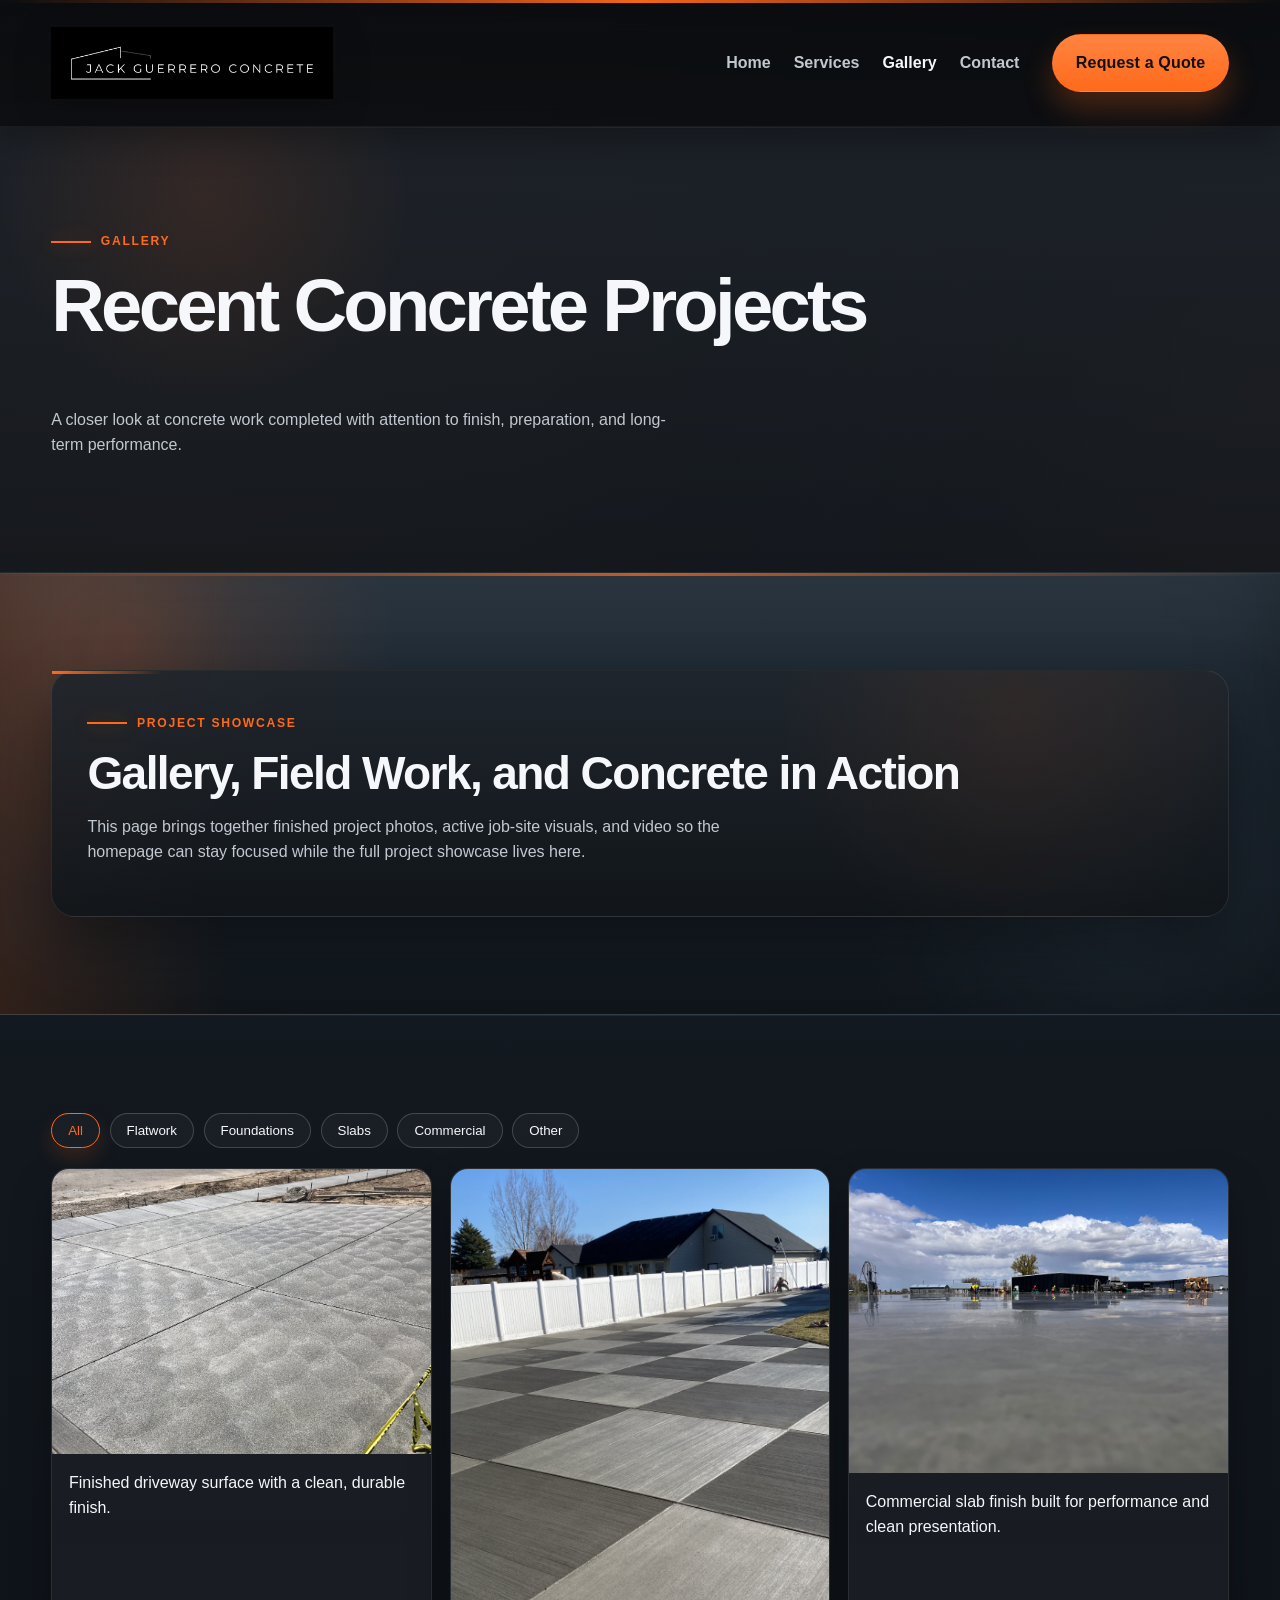
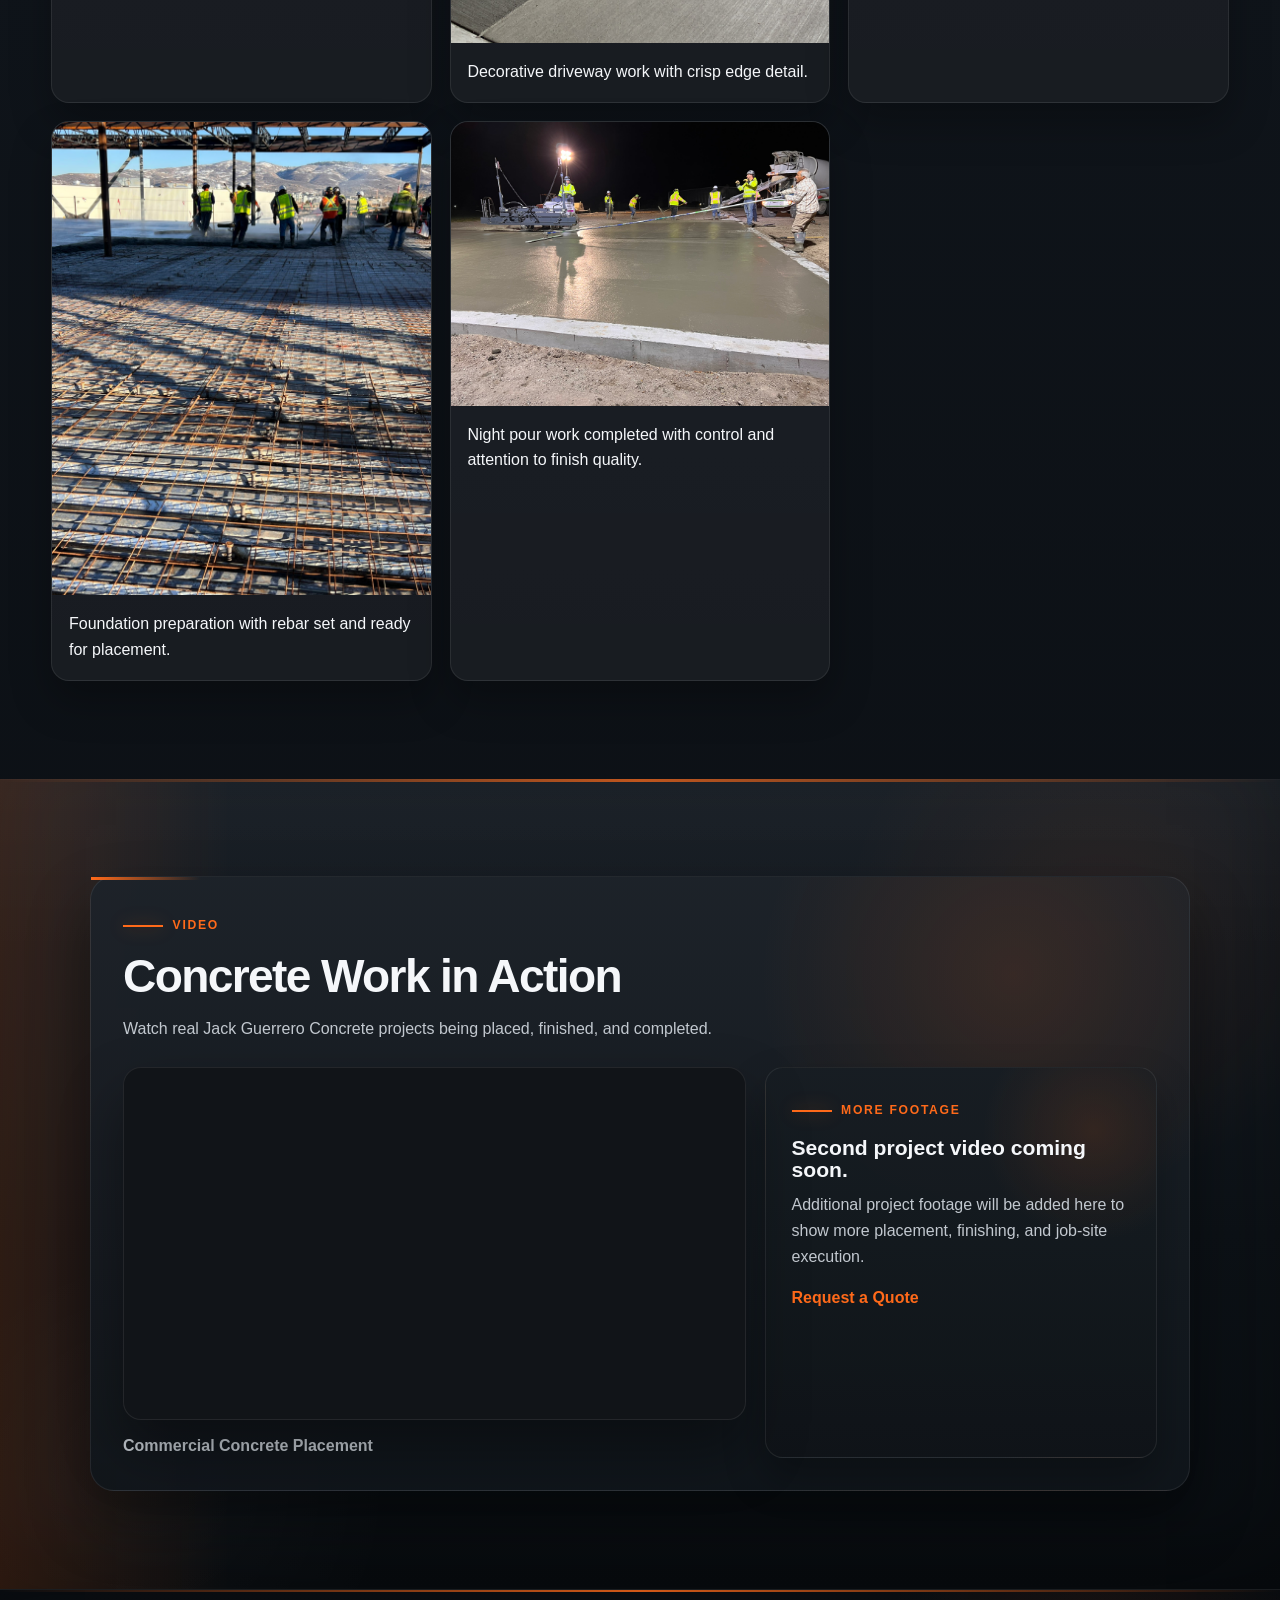
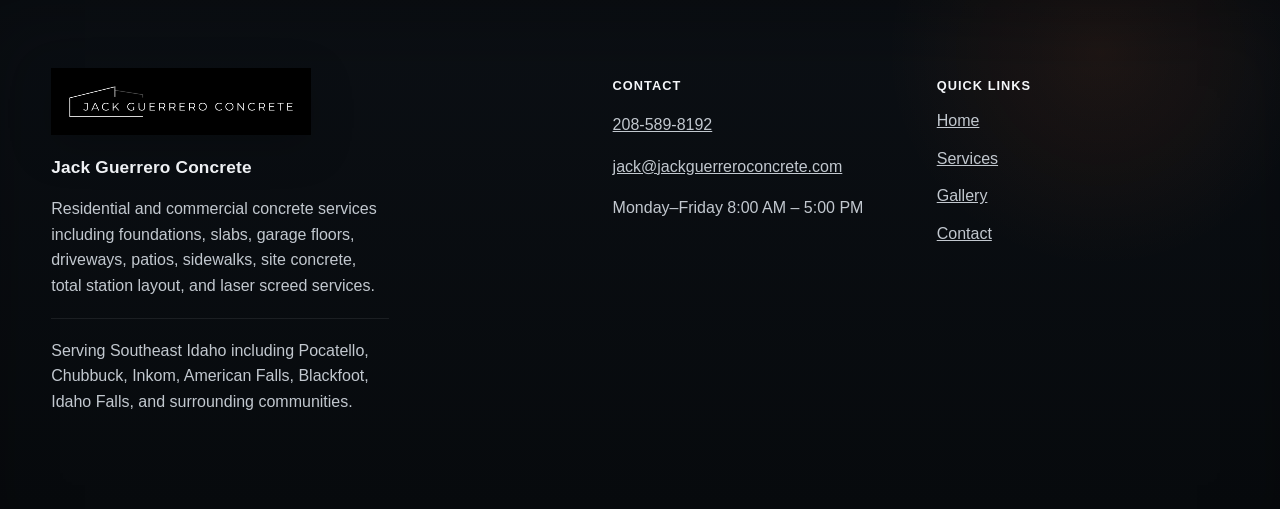
<file: gallery.html>
﻿<!doctype html>
<html lang="en">
<head>
  <meta charset="utf-8">
  <meta name="viewport" content="width=device-width, initial-scale=1">
  <title>Concrete Project Gallery | Jack Guerrero Concrete</title>
  <meta name="description" content="Browse recent concrete project examples from Jack Guerrero Concrete, including foundations, slabs, flatwork, and commercial concrete work.">
  <link rel="canonical" href="https://www.jackguerreroconcrete.com/gallery.html">
  <!-- Recommended favicon export: assets/images/logo/favicon-32x32.png. Using the primary logo asset until a cropped favicon is available. -->
  <link rel="icon" type="image/png" href="assets/images/logo/original-logo.png">

  <meta property="og:title" content="Concrete Project Gallery | Jack Guerrero Concrete">
  <meta property="og:description" content="Flatwork, foundations, sidewalks, slabs, and commercial concrete project examples.">
  <meta property="og:type" content="website">
  <meta property="og:url" content="https://www.jackguerreroconcrete.com/gallery.html">
  <meta property="og:image" content="https://www.jackguerreroconcrete.com/assets/images/og-image.svg">

  <meta name="twitter:card" content="summary_large_image">
  <meta name="twitter:title" content="Concrete Project Gallery | Jack Guerrero Concrete">
  <meta name="twitter:description" content="See recent project examples from Pocatello and Southeast Idaho.">
  <meta name="twitter:image" content="https://www.jackguerreroconcrete.com/assets/images/og-image.svg">

  <script type="application/ld+json">
  {
    "@context": "https://schema.org",
    "@type": "ConstructionContractor",
    "name": "Jack Guerrero Concrete",
    "url": "https://www.jackguerreroconcrete.com/gallery.html",
    "telephone": "+12085898192",
    "email": "jack@jackguerreroconcrete.com",
    "openingHoursSpecification": [{
      "@type": "OpeningHoursSpecification",
      "dayOfWeek": ["Monday", "Tuesday", "Wednesday", "Thursday", "Friday"],
      "opens": "08:00",
      "closes": "17:00"
    }],
    "areaServed": [
      {"@type": "City", "name": "Pocatello"},
      {"@type": "City", "name": "Chubbuck"},
      {"@type": "City", "name": "Inkom"},
      {"@type": "City", "name": "American Falls"},
      {"@type": "City", "name": "Blackfoot"},
      {"@type": "City", "name": "Idaho Falls"},
      {"@type": "AdministrativeArea", "name": "Southeast Idaho"}
    ]
  }
  </script>

  <link rel="stylesheet" href="assets/css/styles.css">
</head>
<body>
  <a class="skip-link" href="#main-content">Skip to content</a>

  <header class="site-header" id="top">
    <div class="container nav-wrap">
      <a class="brand" href="index.html" aria-label="Jack Guerrero Concrete home">
        <span class="brand-mark">
          <img class="brand-logo" src="assets/images/logo/original-logo.png" alt="Jack Guerrero Concrete logo">
        </span>
      </a>
      <button class="nav-toggle" aria-expanded="false" aria-controls="site-nav" aria-label="Open menu">
        <span></span><span></span><span></span>
      </button>
      <nav id="site-nav" class="site-nav" aria-label="Main navigation">
        <ul>
          <li><a href="index.html">Home</a></li>
          <li><a href="services.html">Services</a></li>
          <li><a aria-current="page" href="gallery.html">Gallery</a></li>
          <li><a href="contact.html">Contact</a></li>
        </ul>
        <a class="btn btn-quote nav-quote" href="contact.html#quote-form">Request a Quote</a>
      </nav>
    </div>
  </header>

  <main id="main-content">
    <section class="page-hero section">
      <div class="container">
        <p class="eyebrow">Gallery</p>
        <h1>Recent Concrete Projects</h1>
        <p>A closer look at concrete work completed with attention to finish, preparation, and long-term performance.</p>
      </div>
    </section>

    <section class="section section-slate projects-section">
      <div class="container trust-band">
        <p class="eyebrow">Project Showcase</p>
        <h2>Gallery, Field Work, and Concrete in Action</h2>
        <p>This page brings together finished project photos, active job-site visuals, and video so the homepage can stay focused while the full project showcase lives here.</p>
      </div>
    </section>

    <section class="section">
      <div class="container">
        <div class="filter-row" role="group" aria-label="Gallery filters">
          <button class="filter-btn active" data-filter="all" type="button">All</button>
          <button class="filter-btn" data-filter="flatwork" type="button">Flatwork</button>
          <button class="filter-btn" data-filter="foundations" type="button">Foundations</button>
          <button class="filter-btn" data-filter="slabs" type="button">Slabs</button>
          <button class="filter-btn" data-filter="commercial" type="button">Commercial</button>
          <button class="filter-btn" data-filter="other" type="button">Other</button>
        </div>

        <!-- Place future photos in assets/images/projects/ or assets/images/gallery/. Recommended size: 1600x1200 or larger, compressed for web. -->
        <div class="gallery-grid masonry" id="project-gallery">
          <figure class="gallery-card" data-category="flatwork">
            <img src="assets/images/projects/driveway-finish.jpg" alt="Finished concrete driveway with clean broom finish" loading="lazy">
            <figcaption>Finished driveway surface with a clean, durable finish.</figcaption>
          </figure>
          <figure class="gallery-card" data-category="other">
            <img src="assets/images/projects/decorative-driveway.jpg" alt="Decorative concrete driveway approach detail" loading="lazy">
            <figcaption>Decorative driveway work with crisp edge detail.</figcaption>
          </figure>
          <figure class="gallery-card" data-category="commercial">
            <img src="assets/images/projects/commercial-slab-finish.jpg" alt="Commercial slab finish on active job site" loading="lazy">
            <figcaption>Commercial slab finish built for performance and clean presentation.</figcaption>
          </figure>
          <figure class="gallery-card" data-category="foundations">
            <img src="assets/images/projects/rebar-foundation.jpg" alt="Rebar layout and foundation preparation before concrete placement" loading="lazy">
            <figcaption>Foundation preparation with rebar set and ready for placement.</figcaption>
          </figure>
          <figure class="gallery-card" data-category="slabs">
            <img src="assets/images/projects/night-concrete-pour.jpg" alt="Concrete pour taking place at night under job lighting" loading="lazy">
            <figcaption>Night pour work completed with control and attention to finish quality.</figcaption>
          </figure>
        </div>
      </div>
    </section>

    <section class="section section-dark section-blueblack video-section-shell">
      <div class="container media-section">
        <p class="eyebrow">Video</p>
        <h2>Concrete Work in Action</h2>
        <p>Watch real Jack Guerrero Concrete projects being placed, finished, and completed.</p>
        <div class="video-grid video-grid-finished">
          <figure class="video-card">
            <div class="video-frame">
              <iframe
                src="https://www.youtube.com/embed/3dPHL1MYRZ8"
                title="Commercial Concrete Placement"
                loading="lazy"
                allow="accelerometer; autoplay; clipboard-write; encrypted-media; gyroscope; picture-in-picture; web-share"
                allowfullscreen></iframe>
            </div>
            <figcaption>Commercial Concrete Placement</figcaption>
          </figure>
          <article class="video-placeholder-card" aria-label="Second project video placeholder">
            <p class="eyebrow">More footage</p>
            <h3>Second project video coming soon.</h3>
            <p>Additional project footage will be added here to show more placement, finishing, and job-site execution.</p>
            <a class="text-link" href="contact.html#quote-form">Request a Quote</a>
          </article>
        </div>
      </div>
    </section>
  </main>

  <footer class="site-footer">
    <div class="container footer-wrap">
        <div class="footer-grid">
        <div class="footer-brand">
          <img class="footer-logo" src="assets/images/logo/original-logo.png" alt="Jack Guerrero Concrete logo">
          <p class="footer-brand-name">Jack Guerrero Concrete</p>
          <p>Residential and commercial concrete services including foundations, slabs, garage floors, driveways, patios, sidewalks, site concrete, total station layout, and laser screed services.</p>
          <p class="footer-service-area">Serving Southeast Idaho including Pocatello, Chubbuck, Inkom, American Falls, Blackfoot, Idaho Falls, and surrounding communities.</p>
        </div>
        <div class="footer-col"><p class="footer-heading">Contact</p><p><a href="tel:+12085898192">208-589-8192</a></p><p><a href="mailto:jack@jackguerreroconcrete.com">jack@jackguerreroconcrete.com</a></p><p>Monday–Friday 8:00 AM – 5:00 PM</p></div>
        <div class="footer-col footer-links"><p class="footer-heading">Quick Links</p><p><a href="index.html">Home</a></p><p><a href="services.html">Services</a></p><p><a href="gallery.html">Gallery</a></p><p><a href="contact.html">Contact</a></p></div>
      </div>
    </div>
  </footer>

  <div class="mobile-cta" aria-label="Quick actions">
    <a class="btn btn-secondary" href="tel:+12085898192">Call Now</a>
    <a class="btn btn-primary" href="contact.html#quote-form">Request Quote</a>
  </div>

  <script src="assets/js/main.js"></script>
</body>
</html>
</file>
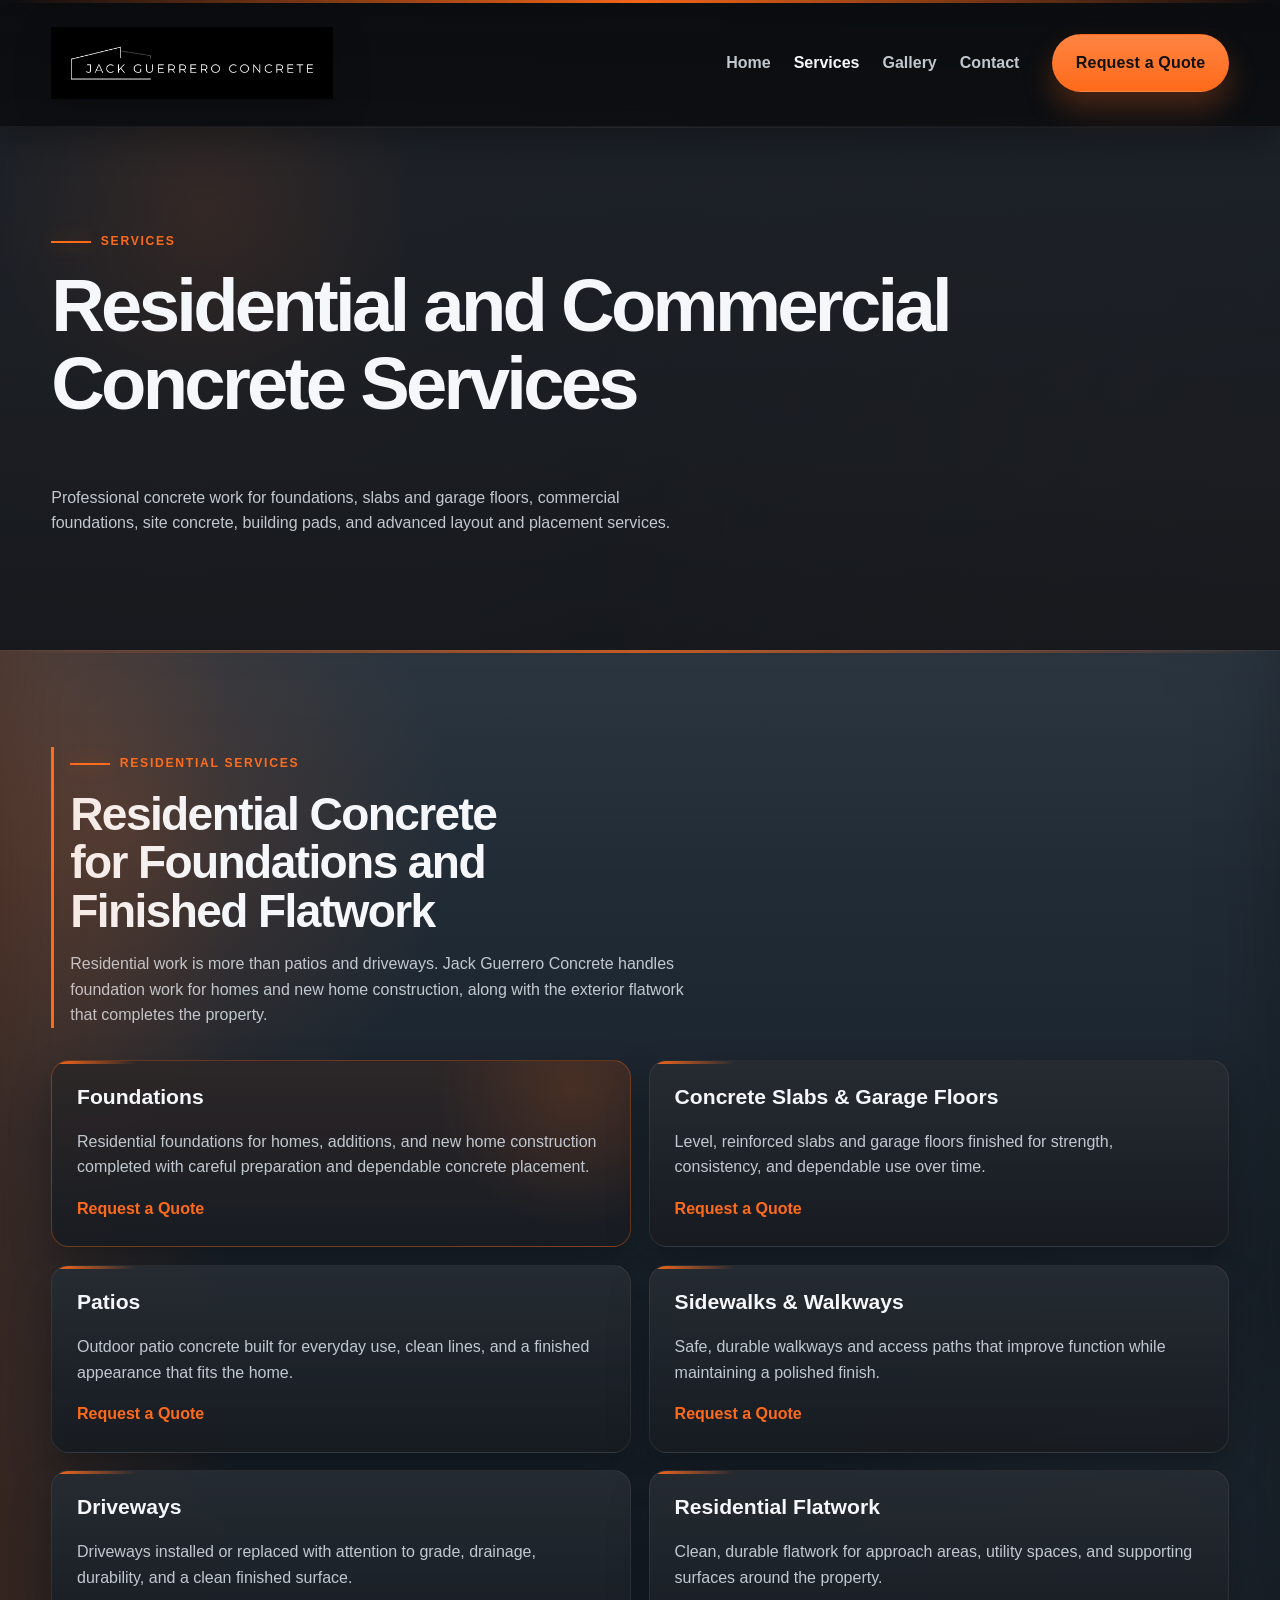
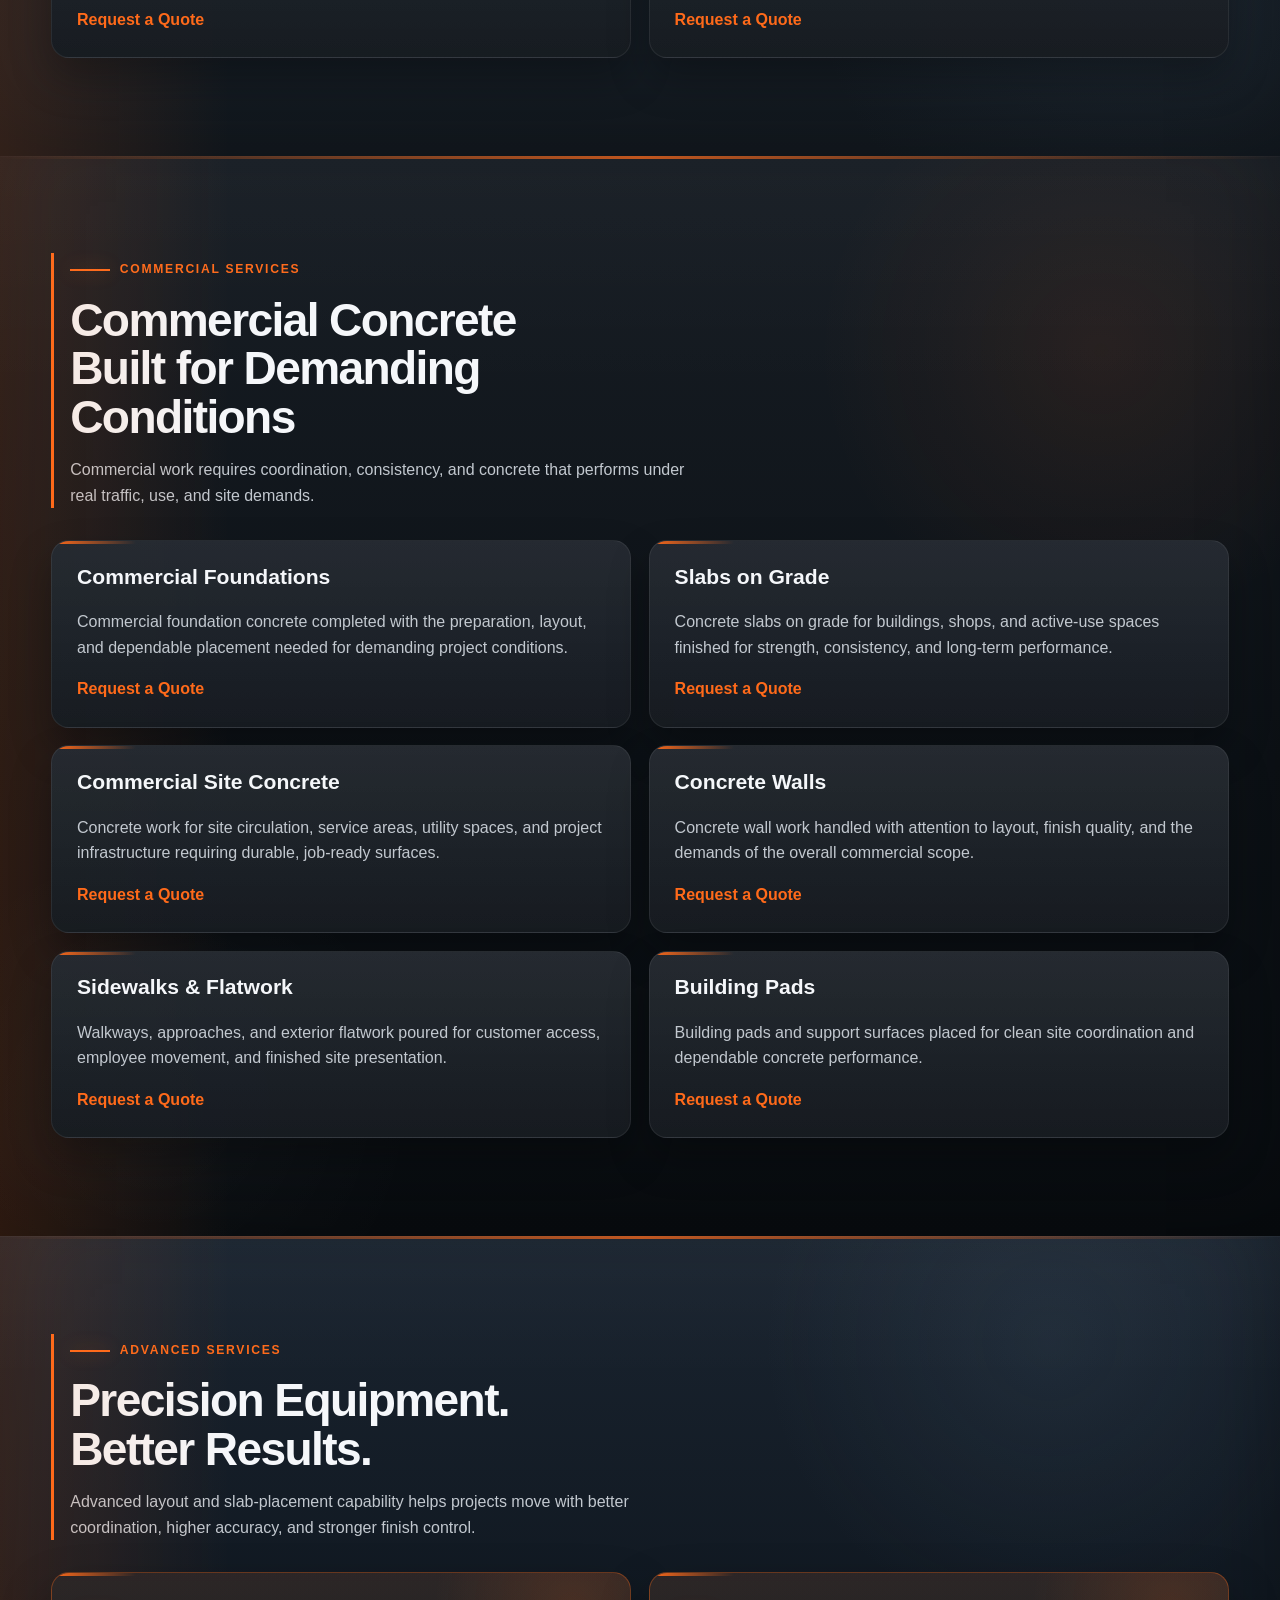
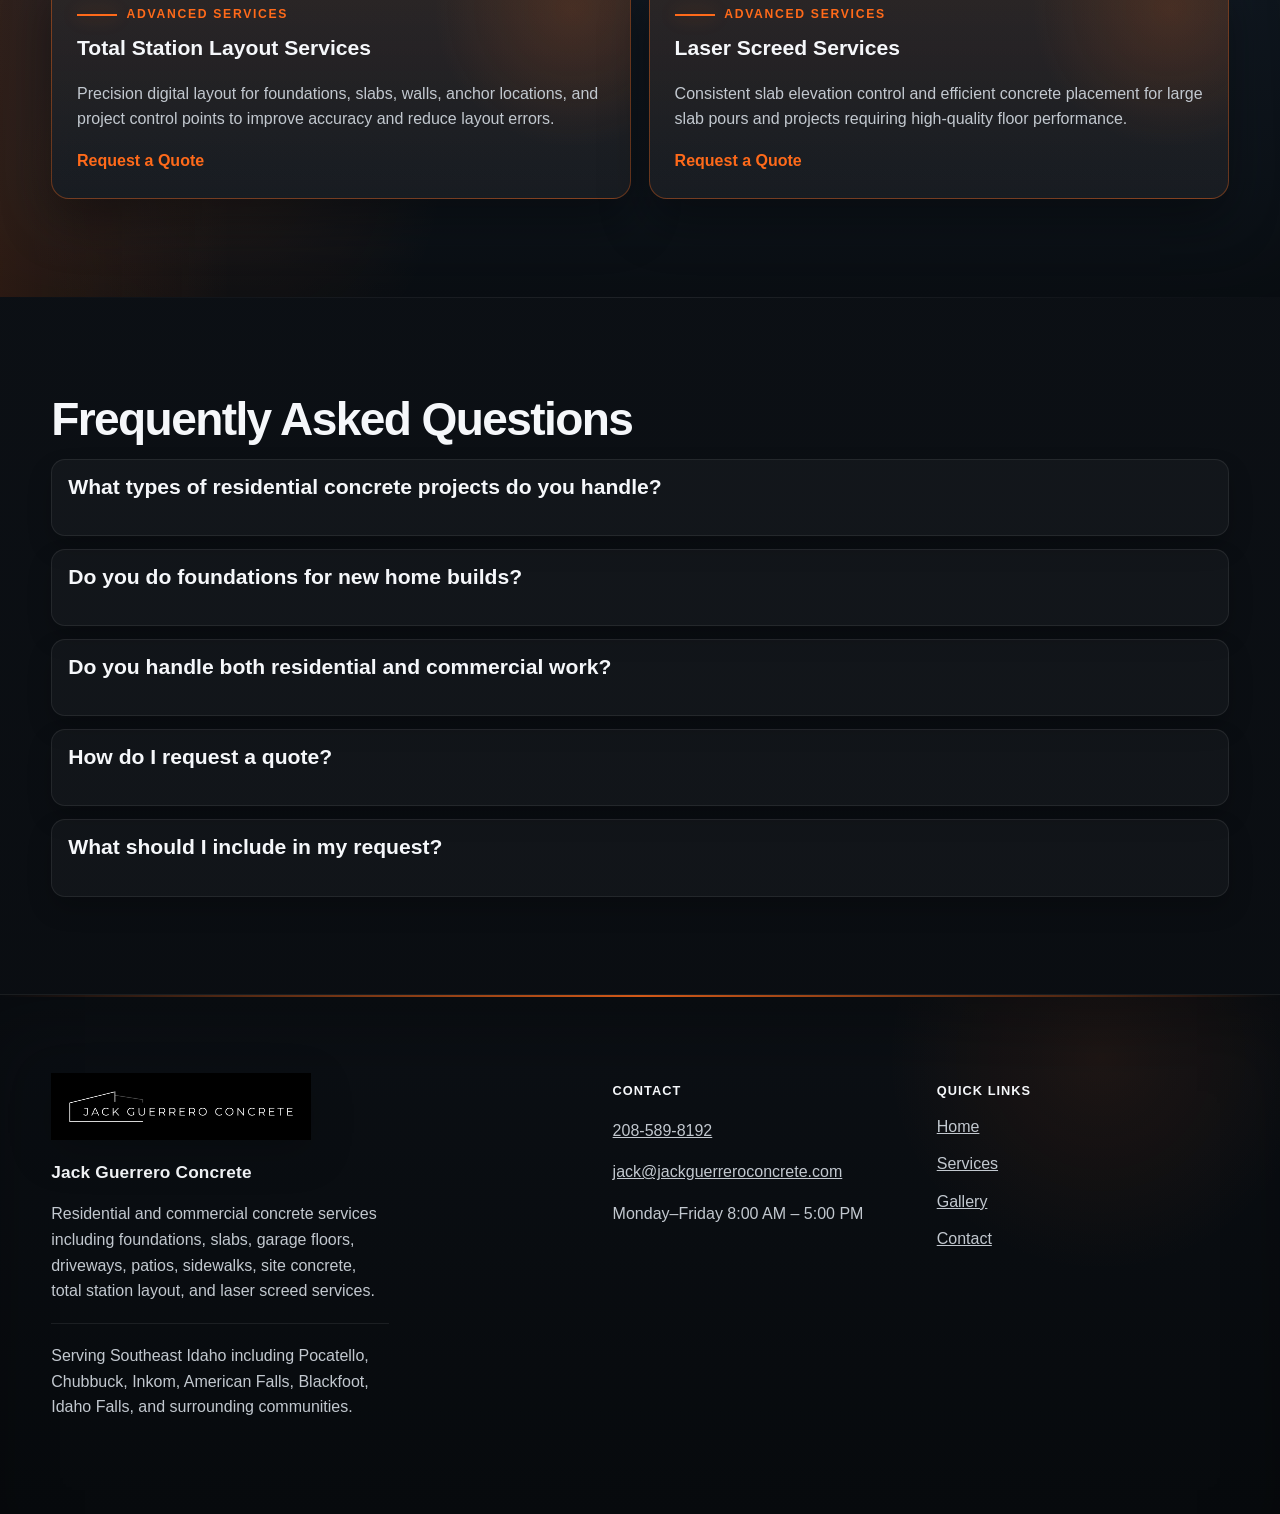
<file: services.html>
﻿<!doctype html>
<html lang="en">
<head>
  <meta charset="utf-8">
  <meta name="viewport" content="width=device-width, initial-scale=1">
  <title>Residential & Commercial Concrete Services | Jack Guerrero Concrete</title>
  <meta name="description" content="Explore residential and commercial concrete services from Jack Guerrero Concrete, including foundations, slabs and garage floors, driveways, patios, sidewalks, residential flatwork, concrete walls, site concrete, building pads, total station layout, and laser screed services.">
  <link rel="canonical" href="https://www.jackguerreroconcrete.com/services.html">
  <!-- Recommended favicon export: assets/images/logo/favicon-32x32.png. Using the primary logo asset until a cropped favicon is available. -->
  <link rel="icon" type="image/png" href="assets/images/logo/original-logo.png">

  <meta property="og:title" content="Residential & Commercial Concrete Services | Jack Guerrero Concrete">
  <meta property="og:description" content="Professional concrete services for foundations, slabs and garage floors, commercial foundations, concrete walls, site concrete, building pads, total station layout, and laser screed services.">
  <meta property="og:type" content="website">
  <meta property="og:url" content="https://www.jackguerreroconcrete.com/services.html">
  <meta property="og:image" content="https://www.jackguerreroconcrete.com/assets/images/og-image.svg">

  <meta name="twitter:card" content="summary_large_image">
  <meta name="twitter:title" content="Residential & Commercial Concrete Services | Jack Guerrero Concrete">
  <meta name="twitter:description" content="Request a quote for foundations, slabs and garage floors, driveways, patios, site concrete, total station layout, and laser screed services.">
  <meta name="twitter:image" content="https://www.jackguerreroconcrete.com/assets/images/og-image.svg">

  <script type="application/ld+json">
  {
    "@context": "https://schema.org",
    "@type": "ConstructionContractor",
    "name": "Jack Guerrero Concrete",
    "url": "https://www.jackguerreroconcrete.com/services.html",
    "telephone": "+12085898192",
    "email": "jack@jackguerreroconcrete.com",
    "openingHoursSpecification": [{
      "@type": "OpeningHoursSpecification",
      "dayOfWeek": ["Monday", "Tuesday", "Wednesday", "Thursday", "Friday"],
      "opens": "08:00",
      "closes": "17:00"
    }],
    "areaServed": [
      {"@type": "City", "name": "Pocatello"},
      {"@type": "City", "name": "Chubbuck"},
      {"@type": "City", "name": "Inkom"},
      {"@type": "City", "name": "American Falls"},
      {"@type": "City", "name": "Blackfoot"},
      {"@type": "City", "name": "Idaho Falls"},
      {"@type": "AdministrativeArea", "name": "Southeast Idaho"}
    ]
  }
  </script>

  <link rel="stylesheet" href="assets/css/styles.css">
</head>
<body>
  <a class="skip-link" href="#main-content">Skip to content</a>

  <header class="site-header" id="top">
    <div class="container nav-wrap">
      <a class="brand" href="index.html" aria-label="Jack Guerrero Concrete home">
        <span class="brand-mark">
          <img class="brand-logo" src="assets/images/logo/original-logo.png" alt="Jack Guerrero Concrete logo">
        </span>
      </a>
      <button class="nav-toggle" aria-expanded="false" aria-controls="site-nav" aria-label="Open menu">
        <span></span><span></span><span></span>
      </button>
      <nav id="site-nav" class="site-nav" aria-label="Main navigation">
        <ul>
          <li><a href="index.html">Home</a></li>
          <li><a aria-current="page" href="services.html">Services</a></li>
          <li><a href="gallery.html">Gallery</a></li>
          <li><a href="contact.html">Contact</a></li>
        </ul>
        <a class="btn btn-quote nav-quote" href="contact.html#quote-form">Request a Quote</a>
      </nav>
    </div>
  </header>

  <main id="main-content">
    <section class="page-hero section">
      <div class="container">
        <p class="eyebrow">Services</p>
        <h1>Residential and Commercial Concrete Services</h1>
        <p>Professional concrete work for foundations, slabs and garage floors, commercial foundations, site concrete, building pads, and advanced layout and placement services.</p>
      </div>
    </section>

    <section class="section section-texture section-slate">
      <div class="container">
        <div class="section-intro">
          <p class="eyebrow">Residential Services</p>
          <h2>Residential Concrete for Foundations and Finished Flatwork</h2>
          <p>Residential work is more than patios and driveways. Jack Guerrero Concrete handles foundation work for homes and new home construction, along with the exterior flatwork that completes the property.</p>
        </div>
        <div class="cards two-up">
          <article class="card service-card-feature"><h3>Foundations</h3><p>Residential foundations for homes, additions, and new home construction completed with careful preparation and dependable concrete placement.</p><a class="text-link" href="contact.html#quote-form">Request a Quote</a></article>
          <article class="card"><h3>Concrete Slabs &amp; Garage Floors</h3><p>Level, reinforced slabs and garage floors finished for strength, consistency, and dependable use over time.</p><a class="text-link" href="contact.html#quote-form">Request a Quote</a></article>
          <article class="card"><h3>Patios</h3><p>Outdoor patio concrete built for everyday use, clean lines, and a finished appearance that fits the home.</p><a class="text-link" href="contact.html#quote-form">Request a Quote</a></article>
          <article class="card"><h3>Sidewalks & Walkways</h3><p>Safe, durable walkways and access paths that improve function while maintaining a polished finish.</p><a class="text-link" href="contact.html#quote-form">Request a Quote</a></article>
          <article class="card"><h3>Driveways</h3><p>Driveways installed or replaced with attention to grade, drainage, durability, and a clean finished surface.</p><a class="text-link" href="contact.html#quote-form">Request a Quote</a></article>
          <article class="card"><h3>Residential Flatwork</h3><p>Clean, durable flatwork for approach areas, utility spaces, and supporting surfaces around the property.</p><a class="text-link" href="contact.html#quote-form">Request a Quote</a></article>
        </div>
      </div>
    </section>

    <section class="section section-dark section-texture section-graphite">
      <div class="container">
        <div class="section-intro">
          <p class="eyebrow">Commercial Services</p>
          <h2>Commercial Concrete Built for Demanding Conditions</h2>
          <p>Commercial work requires coordination, consistency, and concrete that performs under real traffic, use, and site demands.</p>
        </div>
        <div class="cards two-up">
          <article class="card"><h3>Commercial Foundations</h3><p>Commercial foundation concrete completed with the preparation, layout, and dependable placement needed for demanding project conditions.</p><a class="text-link" href="contact.html#quote-form">Request a Quote</a></article>
          <article class="card"><h3>Slabs on Grade</h3><p>Concrete slabs on grade for buildings, shops, and active-use spaces finished for strength, consistency, and long-term performance.</p><a class="text-link" href="contact.html#quote-form">Request a Quote</a></article>
          <article class="card"><h3>Commercial Site Concrete</h3><p>Concrete work for site circulation, service areas, utility spaces, and project infrastructure requiring durable, job-ready surfaces.</p><a class="text-link" href="contact.html#quote-form">Request a Quote</a></article>
          <article class="card"><h3>Concrete Walls</h3><p>Concrete wall work handled with attention to layout, finish quality, and the demands of the overall commercial scope.</p><a class="text-link" href="contact.html#quote-form">Request a Quote</a></article>
          <article class="card"><h3>Sidewalks &amp; Flatwork</h3><p>Walkways, approaches, and exterior flatwork poured for customer access, employee movement, and finished site presentation.</p><a class="text-link" href="contact.html#quote-form">Request a Quote</a></article>
          <article class="card"><h3>Building Pads</h3><p>Building pads and support surfaces placed for clean site coordination and dependable concrete performance.</p><a class="text-link" href="contact.html#quote-form">Request a Quote</a></article>
        </div>
      </div>
    </section>

    <section class="section equipment-section section-blueblack capability-section">
      <div class="container">
        <div class="section-intro">
          <p class="eyebrow">Advanced Services</p>
          <h2>Precision Equipment. Better Results.</h2>
          <p>Advanced layout and slab-placement capability helps projects move with better coordination, higher accuracy, and stronger finish control.</p>
        </div>
        <div class="cards two-up equipment-grid">
          <article class="card service-card-feature"><p class="eyebrow">Advanced Services</p><h3>Total Station Layout Services</h3><p>Precision digital layout for foundations, slabs, walls, anchor locations, and project control points to improve accuracy and reduce layout errors.</p><a class="text-link" href="contact.html#quote-form">Request a Quote</a></article>
          <article class="card service-card-feature"><p class="eyebrow">Advanced Services</p><h3>Laser Screed Services</h3><p>Consistent slab elevation control and efficient concrete placement for large slab pours and projects requiring high-quality floor performance.</p><a class="text-link" href="contact.html#quote-form">Request a Quote</a></article>
        </div>
      </div>
    </section>

    <section class="section">
      <div class="container">
        <h2>Frequently Asked Questions</h2>
        <div class="accordion" data-accordion>
          <article class="accordion-item">
            <h3><button class="accordion-trigger" aria-expanded="false" aria-controls="faq-1" id="faq-btn-1">What types of residential concrete projects do you handle?</button></h3>
            <div id="faq-1" class="accordion-panel" role="region" aria-labelledby="faq-btn-1" hidden>
              <p>Residential work can include foundations, slabs and garage floors, driveways, patios, sidewalks, walkways, and other supporting flatwork around the home.</p>
            </div>
          </article>
          <article class="accordion-item">
            <h3><button class="accordion-trigger" aria-expanded="false" aria-controls="faq-2" id="faq-btn-2">Do you do foundations for new home builds?</button></h3>
            <div id="faq-2" class="accordion-panel" role="region" aria-labelledby="faq-btn-2" hidden>
              <p>Yes. Residential foundation work includes home foundations and new home construction foundations, along with slabs, garage floors, and the exterior flatwork that often follows.</p>
            </div>
          </article>
          <article class="accordion-item">
            <h3><button class="accordion-trigger" aria-expanded="false" aria-controls="faq-3" id="faq-btn-3">Do you handle both residential and commercial work?</button></h3>
            <div id="faq-3" class="accordion-panel" role="region" aria-labelledby="faq-btn-3" hidden>
              <p>Yes. Projects can range from residential foundations and finished flatwork to commercial foundations, slabs on grade, site concrete, concrete walls, and exterior access areas.</p>
            </div>
          </article>
          <article class="accordion-item">
            <h3><button class="accordion-trigger" aria-expanded="false" aria-controls="faq-4" id="faq-btn-4">How do I request a quote?</button></h3>
            <div id="faq-4" class="accordion-panel" role="region" aria-labelledby="faq-btn-4" hidden>
              <p>You can call directly or use the quote form on the contact page. A clear project description helps us review scope, discuss the site, and provide next steps.</p>
            </div>
          </article>
          <article class="accordion-item">
            <h3><button class="accordion-trigger" aria-expanded="false" aria-controls="faq-5" id="faq-btn-5">What should I include in my request?</button></h3>
            <div id="faq-5" class="accordion-panel" role="region" aria-labelledby="faq-btn-5" hidden>
              <p>Include the project city, type of work, approximate dimensions or square footage, desired timeline, and any notes about access, grading, or existing concrete conditions.</p>
            </div>
          </article>
        </div>
      </div>
    </section>
  </main>

  <footer class="site-footer">
    <div class="container footer-wrap">
        <div class="footer-grid">
        <div class="footer-brand">
          <img class="footer-logo" src="assets/images/logo/original-logo.png" alt="Jack Guerrero Concrete logo">
          <p class="footer-brand-name">Jack Guerrero Concrete</p>
          <p>Residential and commercial concrete services including foundations, slabs, garage floors, driveways, patios, sidewalks, site concrete, total station layout, and laser screed services.</p>
          <p class="footer-service-area">Serving Southeast Idaho including Pocatello, Chubbuck, Inkom, American Falls, Blackfoot, Idaho Falls, and surrounding communities.</p>
        </div>
        <div class="footer-col"><p class="footer-heading">Contact</p><p><a href="tel:+12085898192">208-589-8192</a></p><p><a href="mailto:jack@jackguerreroconcrete.com">jack@jackguerreroconcrete.com</a></p><p>Monday–Friday 8:00 AM – 5:00 PM</p></div>
        <div class="footer-col footer-links"><p class="footer-heading">Quick Links</p><p><a href="index.html">Home</a></p><p><a href="services.html">Services</a></p><p><a href="gallery.html">Gallery</a></p><p><a href="contact.html">Contact</a></p></div>
      </div>
    </div>
  </footer>

  <div class="mobile-cta" aria-label="Quick actions">
    <a class="btn btn-secondary" href="tel:+12085898192">Call Now</a>
    <a class="btn btn-primary" href="contact.html#quote-form">Request Quote</a>
  </div>

  <script src="assets/js/main.js"></script>
</body>
</html>
</file>
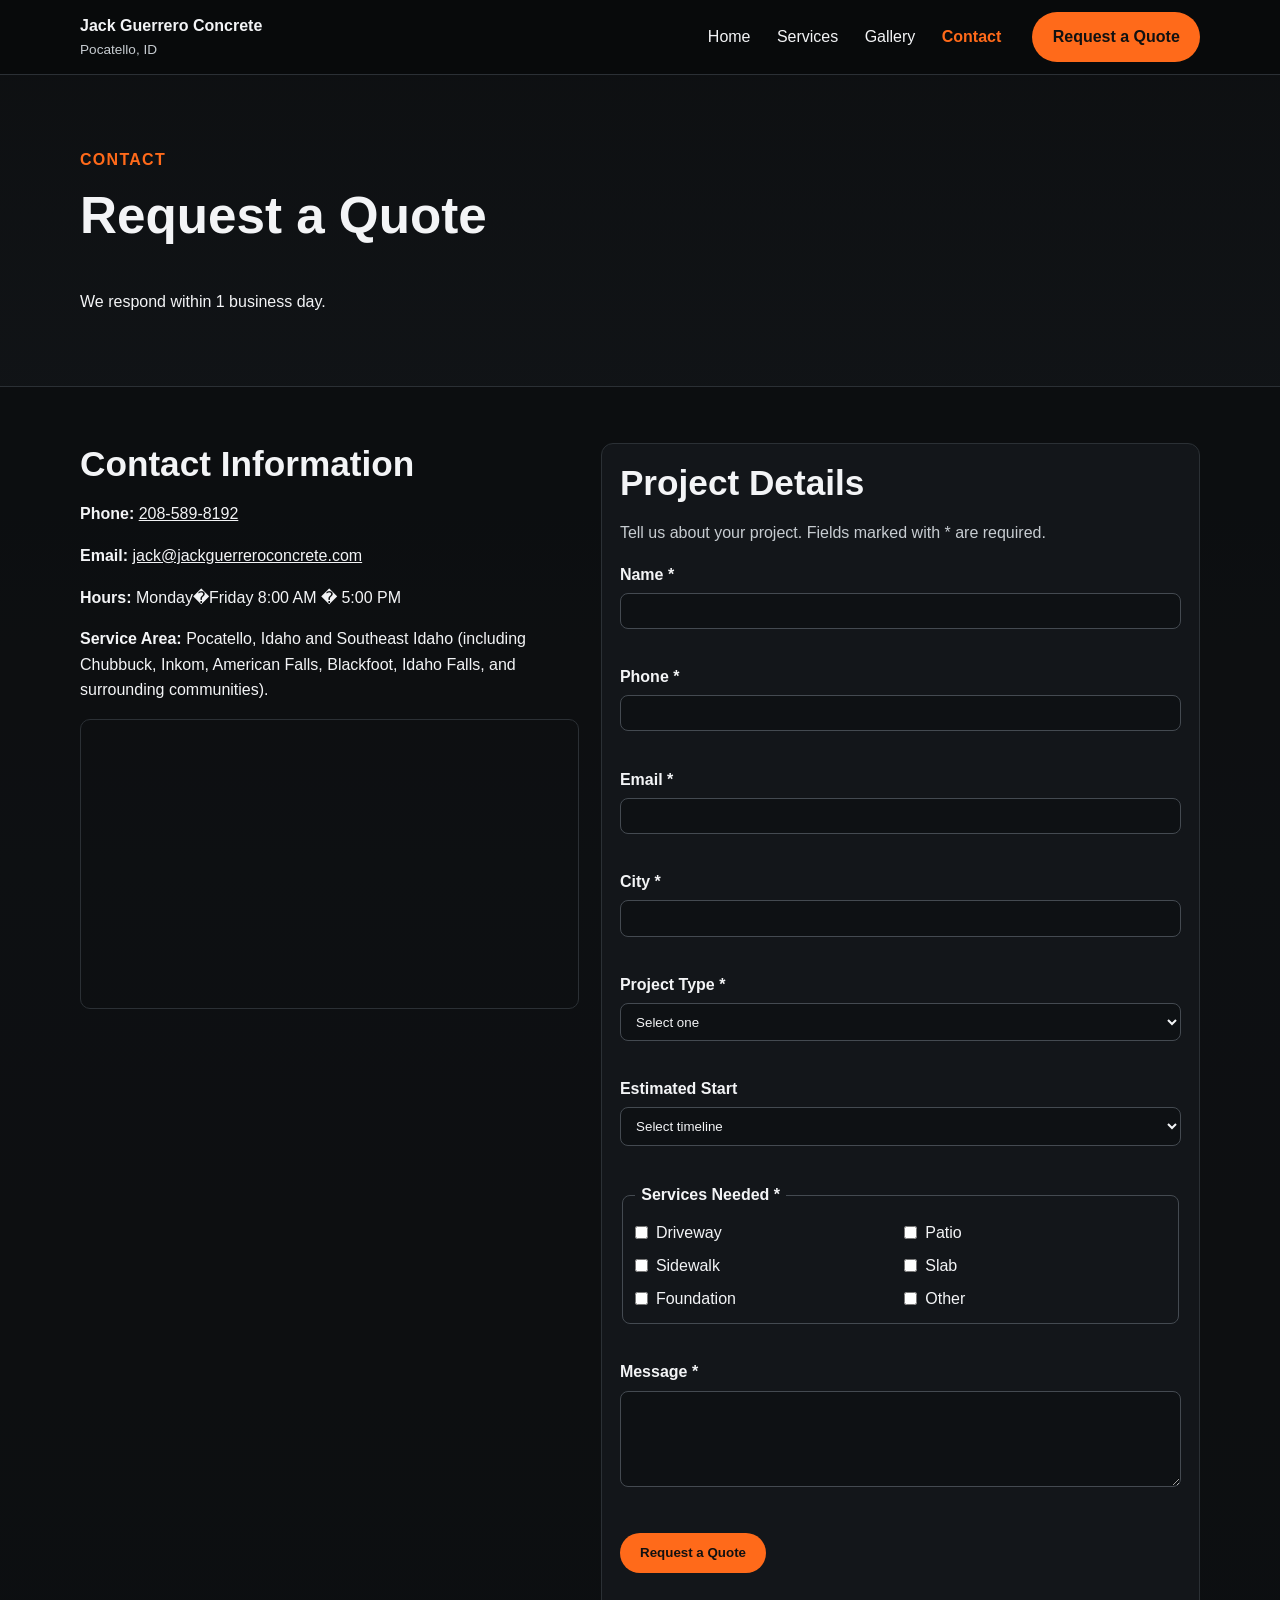
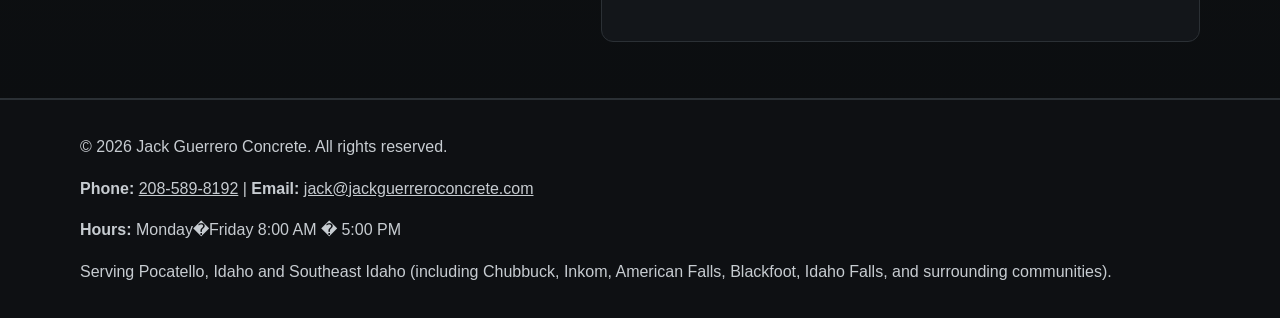
<file: Website/contact.html>
<!doctype html>
<html lang="en">
<head>
  <meta charset="utf-8">
  <meta name="viewport" content="width=device-width, initial-scale=1">
  <title>Request a Concrete Quote | Jack Guerrero Concrete</title>
  <meta name="description" content="Contact Jack Guerrero Concrete for driveway, patio, slab, sidewalk, and foundation quotes in Pocatello, Idaho and Southeast Idaho.">
  <link rel="canonical" href="https://mdegiulio94.github.io/jack-guerrero-concrete/contact.html">

  <meta property="og:title" content="Request a Quote | Jack Guerrero Concrete">
  <meta property="og:description" content="Submit your project details and get a concrete quote for Pocatello and Southeast Idaho.">
  <meta property="og:type" content="website">
  <meta property="og:url" content="https://mdegiulio94.github.io/jack-guerrero-concrete/contact.html">
  <meta property="og:image" content="https://mdegiulio94.github.io/jack-guerrero-concrete/assets/images/og-image.svg">

  <meta name="twitter:card" content="summary_large_image">
  <meta name="twitter:title" content="Request a Quote | Jack Guerrero Concrete">
  <meta name="twitter:description" content="We respond within 1 business day for concrete quote requests.">
  <meta name="twitter:image" content="https://mdegiulio94.github.io/jack-guerrero-concrete/assets/images/og-image.svg">
  <meta name="twitter:url" content="https://mdegiulio94.github.io/jack-guerrero-concrete/contact.html">

  <script type="application/ld+json">
  {
    "@context": "https://schema.org",
    "@type": "ConstructionContractor",
    "name": "Jack Guerrero Concrete",
    "url": "https://mdegiulio94.github.io/jack-guerrero-concrete/contact.html",
    "telephone": "+12085898192",
    "email": "jack@jackguerreroconcrete.com",
    "openingHoursSpecification": [{
      "@type": "OpeningHoursSpecification",
      "dayOfWeek": ["Monday", "Tuesday", "Wednesday", "Thursday", "Friday"],
      "opens": "08:00",
      "closes": "17:00"
    }],
    "areaServed": [
      {"@type": "City", "name": "Pocatello"},
      {"@type": "City", "name": "Chubbuck"},
      {"@type": "City", "name": "Inkom"},
      {"@type": "City", "name": "American Falls"},
      {"@type": "City", "name": "Blackfoot"},
      {"@type": "City", "name": "Idaho Falls"},
      {"@type": "AdministrativeArea", "name": "Southeast Idaho"}
    ]
  }
  </script>

  <link rel="stylesheet" href="assets/css/styles.css">
</head>
<body>
  <a class="skip-link" href="#main-content">Skip to content</a>
  <header class="site-header" id="top">
    <div class="container nav-wrap">
      <a class="brand" href="index.html" aria-label="Jack Guerrero Concrete home">
        <span class="brand-main">Jack Guerrero Concrete</span>
        <span class="brand-sub">Pocatello, ID</span>
      </a>
      <button class="nav-toggle" aria-expanded="false" aria-controls="site-nav" aria-label="Open menu">
        <span></span><span></span><span></span>
      </button>
      <nav id="site-nav" class="site-nav" aria-label="Main navigation">
        <ul>
          <li><a href="index.html">Home</a></li>
          <li><a href="services.html">Services</a></li>
          <li><a href="gallery.html">Gallery</a></li>
          <li><a aria-current="page" href="contact.html">Contact</a></li>
        </ul>
        <a class="btn btn-quote nav-quote" href="#quote-form">Request a Quote</a>
      </nav>
    </div>
  </header>

  <main id="main-content">
    <section class="page-intro section">
      <div class="container">
        <p class="eyebrow">Contact</p>
        <h1>Request a Quote</h1>
        <p>We respond within 1 business day.</p>
      </div>
    </section>

    <section class="section section-dark" id="quote-form">
      <div class="container contact-grid">
        <div>
          <h2>Contact Information</h2>
          <p><strong>Phone:</strong> <a href="tel:+12085898192">208-589-8192</a></p>
          <p><strong>Email:</strong> <a href="mailto:jack@jackguerreroconcrete.com">jack@jackguerreroconcrete.com</a></p>
          <p><strong>Hours:</strong> Monday�Friday 8:00 AM � 5:00 PM</p>
          <p><strong>Service Area:</strong> Pocatello, Idaho and Southeast Idaho (including Chubbuck, Inkom, American Falls, Blackfoot, Idaho Falls, and surrounding communities).</p>

          <div class="map-wrap" aria-label="Service area map for Pocatello, Idaho">
            <iframe
              title="Map of Pocatello, Idaho"
              src="https://www.google.com/maps?q=Pocatello%2C%20ID&output=embed"
              loading="lazy"
              referrerpolicy="no-referrer-when-downgrade"></iframe>
          </div>
        </div>

        <form class="quote-form" novalidate>
          <h2>Project Details</h2>
          <p class="muted">Tell us about your project. Fields marked with <span aria-hidden="true">*</span> are required.</p>

          <label for="name">Name *</label>
          <input id="name" name="name" type="text" autocomplete="name" required>
          <p class="error-message" id="name-error" aria-live="polite"></p>

          <label for="phone">Phone *</label>
          <input id="phone" name="phone" type="tel" autocomplete="tel" required pattern="[0-9+()\-\s]{7,}">
          <p class="error-message" id="phone-error" aria-live="polite"></p>

          <label for="email">Email *</label>
          <input id="email" name="email" type="email" autocomplete="email" required>
          <p class="error-message" id="email-error" aria-live="polite"></p>

          <label for="city">City *</label>
          <input id="city" name="city" type="text" required>
          <p class="error-message" id="city-error" aria-live="polite"></p>

          <label for="project-type">Project Type *</label>
          <select id="project-type" name="project-type" required>
            <option value="">Select one</option>
            <option value="residential">Residential</option>
            <option value="commercial">Commercial</option>
            <option value="repair">Repair / Replacement</option>
            <option value="other">Other</option>
          </select>
          <p class="error-message" id="project-type-error" aria-live="polite"></p>

          <label for="estimated-start">Estimated Start</label>
          <select id="estimated-start" name="estimated-start">
            <option value="">Select timeline</option>
            <option value="asap">ASAP</option>
            <option value="1-2-weeks">1-2 weeks</option>
            <option value="1-month">Within 1 month</option>
            <option value="2-3-months">2-3 months</option>
            <option value="flexible">Flexible</option>
          </select>
          <p class="error-message" id="estimated-start-error" aria-live="polite"></p>

          <fieldset class="service-group">
            <legend>Services Needed *</legend>
            <div class="checkbox-grid">
              <label><input type="checkbox" name="services" value="Driveway"> Driveway</label>
              <label><input type="checkbox" name="services" value="Patio"> Patio</label>
              <label><input type="checkbox" name="services" value="Sidewalk"> Sidewalk</label>
              <label><input type="checkbox" name="services" value="Slab"> Slab</label>
              <label><input type="checkbox" name="services" value="Foundation"> Foundation</label>
              <label><input type="checkbox" name="services" value="Other"> Other</label>
            </div>
          </fieldset>
          <p class="error-message" id="services-error" aria-live="polite"></p>

          <label for="message">Message *</label>
          <textarea id="message" name="message" rows="5" required></textarea>
          <p class="error-message" id="message-error" aria-live="polite"></p>

          <button class="btn btn-primary" type="submit">Request a Quote</button>
          <p class="form-status" role="status" aria-live="polite"></p>
        </form>
      </div>
    </section>
  </main>

  <footer class="site-footer">
    <div class="container footer-wrap">
      <p>&copy; <span id="year"></span> Jack Guerrero Concrete. All rights reserved.</p>
      <p><strong>Phone:</strong> <a href="tel:+12085898192">208-589-8192</a> | <strong>Email:</strong> <a href="mailto:jack@jackguerreroconcrete.com">jack@jackguerreroconcrete.com</a></p>
      <p><strong>Hours:</strong> Monday�Friday 8:00 AM � 5:00 PM</p>
      <p>Serving Pocatello, Idaho and Southeast Idaho (including Chubbuck, Inkom, American Falls, Blackfoot, Idaho Falls, and surrounding communities).</p>
    </div>
  </footer>

  <script src="assets/js/main.js"></script>
</body>
</html>
</file>
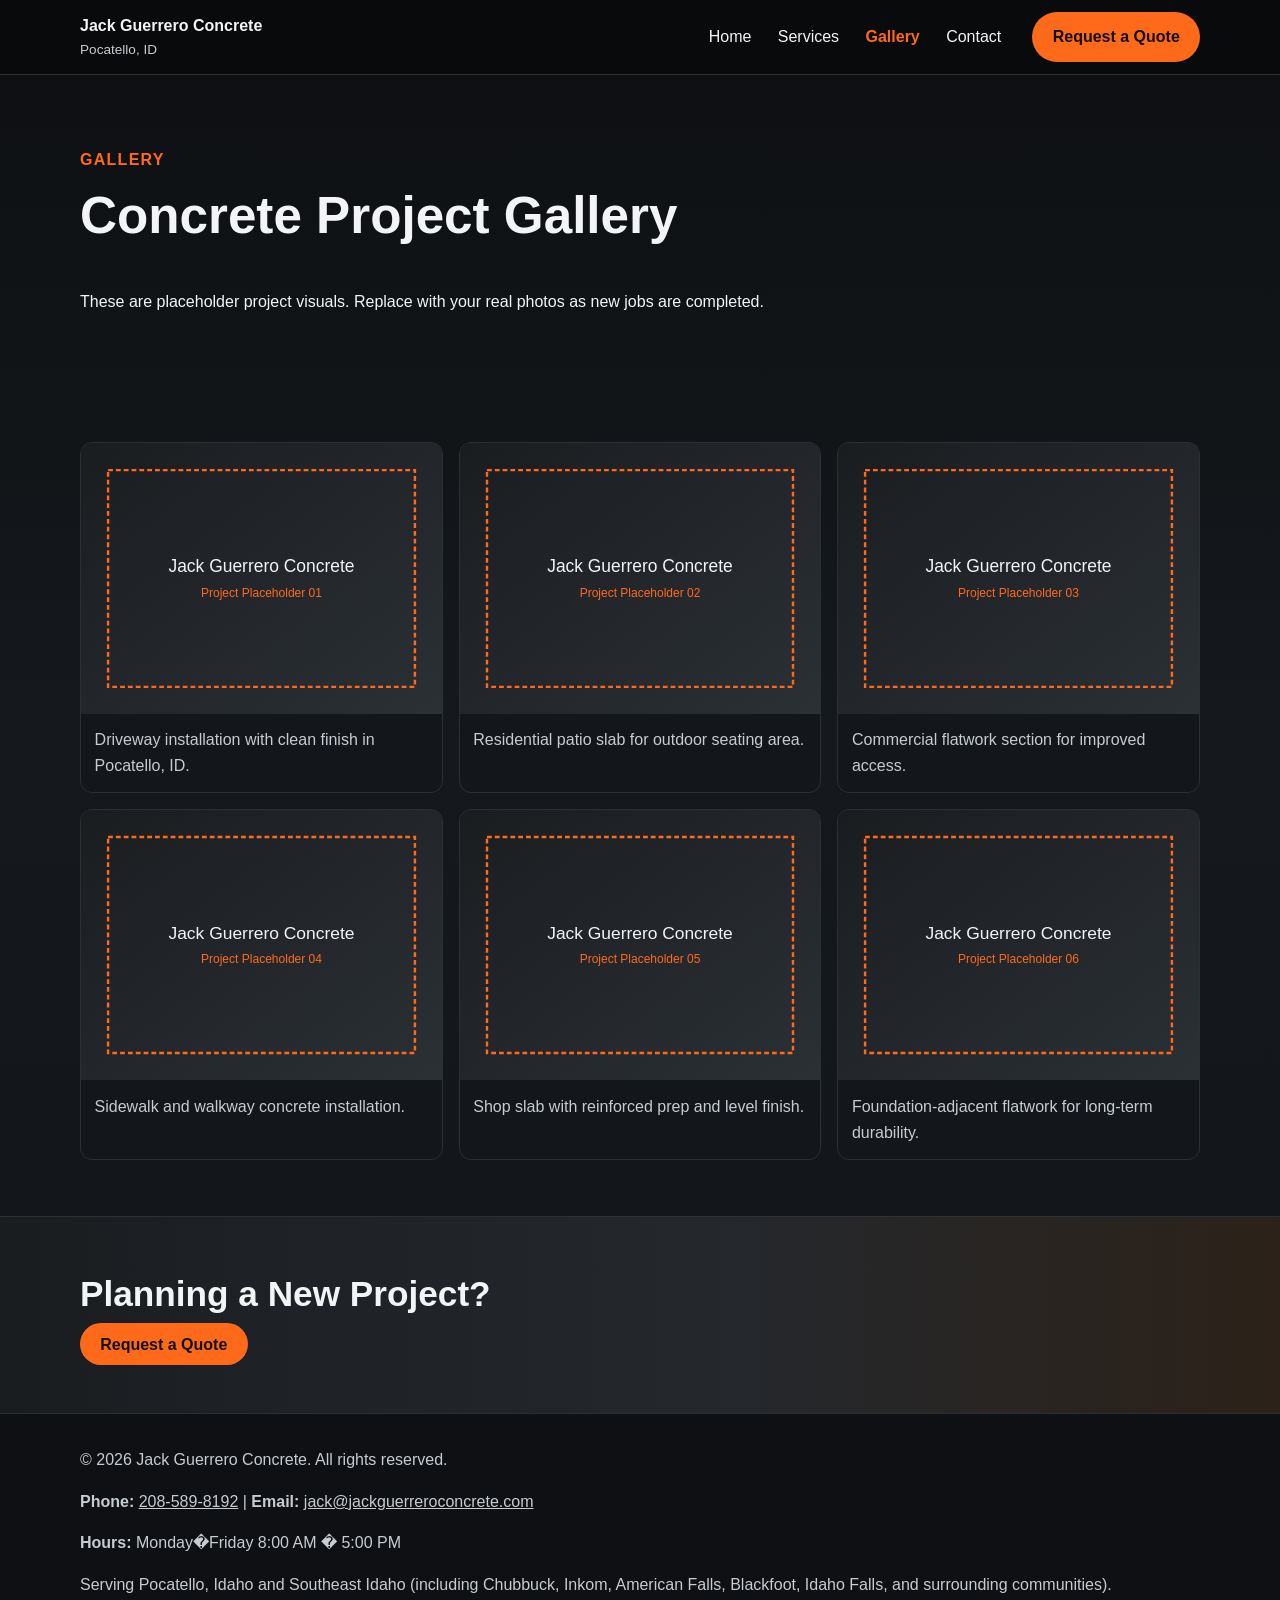
<file: Website/gallery.html>
<!doctype html>
<html lang="en">
<head>
  <meta charset="utf-8">
  <meta name="viewport" content="width=device-width, initial-scale=1">
  <title>Concrete Project Gallery | Jack Guerrero Concrete</title>
  <meta name="description" content="View project photo examples from Jack Guerrero Concrete serving Pocatello, Idaho and Southeast Idaho.">
  <link rel="canonical" href="https://mdegiulio94.github.io/jack-guerrero-concrete/gallery.html">

  <meta property="og:title" content="Concrete Gallery | Jack Guerrero Concrete">
  <meta property="og:description" content="Project gallery for concrete driveways, patios, sidewalks, slabs, and foundations.">
  <meta property="og:type" content="website">
  <meta property="og:url" content="https://mdegiulio94.github.io/jack-guerrero-concrete/gallery.html">
  <meta property="og:image" content="https://mdegiulio94.github.io/jack-guerrero-concrete/assets/images/og-image.svg">

  <meta name="twitter:card" content="summary_large_image">
  <meta name="twitter:title" content="Concrete Gallery | Jack Guerrero Concrete">
  <meta name="twitter:description" content="Recent concrete project examples from the Pocatello area.">
  <meta name="twitter:image" content="https://mdegiulio94.github.io/jack-guerrero-concrete/assets/images/og-image.svg">
  <meta name="twitter:url" content="https://mdegiulio94.github.io/jack-guerrero-concrete/gallery.html">

  <script type="application/ld+json">
  {
    "@context": "https://schema.org",
    "@type": "ConstructionContractor",
    "name": "Jack Guerrero Concrete",
    "url": "https://mdegiulio94.github.io/jack-guerrero-concrete/gallery.html",
    "telephone": "+12085898192",
    "email": "jack@jackguerreroconcrete.com",
    "openingHoursSpecification": [{
      "@type": "OpeningHoursSpecification",
      "dayOfWeek": ["Monday", "Tuesday", "Wednesday", "Thursday", "Friday"],
      "opens": "08:00",
      "closes": "17:00"
    }],
    "areaServed": [
      {"@type": "City", "name": "Pocatello"},
      {"@type": "City", "name": "Chubbuck"},
      {"@type": "City", "name": "Inkom"},
      {"@type": "City", "name": "American Falls"},
      {"@type": "City", "name": "Blackfoot"},
      {"@type": "City", "name": "Idaho Falls"},
      {"@type": "AdministrativeArea", "name": "Southeast Idaho"}
    ]
  }
  </script>

  <link rel="stylesheet" href="assets/css/styles.css">
</head>
<body>
  <a class="skip-link" href="#main-content">Skip to content</a>
  <header class="site-header" id="top">
    <div class="container nav-wrap">
      <a class="brand" href="index.html" aria-label="Jack Guerrero Concrete home">
        <span class="brand-main">Jack Guerrero Concrete</span>
        <span class="brand-sub">Pocatello, ID</span>
      </a>
      <button class="nav-toggle" aria-expanded="false" aria-controls="site-nav" aria-label="Open menu">
        <span></span><span></span><span></span>
      </button>
      <nav id="site-nav" class="site-nav" aria-label="Main navigation">
        <ul>
          <li><a href="index.html">Home</a></li>
          <li><a href="services.html">Services</a></li>
          <li><a aria-current="page" href="gallery.html">Gallery</a></li>
          <li><a href="contact.html">Contact</a></li>
        </ul>
        <a class="btn btn-quote nav-quote" href="contact.html#quote-form">Request a Quote</a>
      </nav>
    </div>
  </header>

  <main id="main-content">
    <section class="page-intro section">
      <div class="container">
        <p class="eyebrow">Gallery</p>
        <h1>Concrete Project Gallery</h1>
        <p>These are placeholder project visuals. Replace with your real photos as new jobs are completed.</p>
      </div>
    </section>

    <section class="section">
      <div class="container">
        <!-- Add real photos to assets/images/gallery/ and keep names project-01, project-02, etc. (or update src values below). -->
        <div class="gallery-grid">
          <figure class="gallery-card">
            <img src="assets/images/gallery/project-01.svg" alt="Stamped concrete driveway project in Pocatello" loading="lazy">
            <figcaption>Driveway installation with clean finish in Pocatello, ID.</figcaption>
          </figure>
          <figure class="gallery-card">
            <img src="assets/images/gallery/project-02.svg" alt="Backyard concrete patio pour for residential home" loading="lazy">
            <figcaption>Residential patio slab for outdoor seating area.</figcaption>
          </figure>
          <figure class="gallery-card">
            <img src="assets/images/gallery/project-03.svg" alt="Commercial concrete flatwork at business property" loading="lazy">
            <figcaption>Commercial flatwork section for improved access.</figcaption>
          </figure>
          <figure class="gallery-card">
            <img src="assets/images/gallery/project-04.svg" alt="Concrete sidewalk and approach path near building" loading="lazy">
            <figcaption>Sidewalk and walkway concrete installation.</figcaption>
          </figure>
          <figure class="gallery-card">
            <img src="assets/images/gallery/project-05.svg" alt="Large concrete slab for garage or shop building" loading="lazy">
            <figcaption>Shop slab with reinforced prep and level finish.</figcaption>
          </figure>
          <figure class="gallery-card">
            <img src="assets/images/gallery/project-06.svg" alt="Concrete foundation and perimeter flatwork project" loading="lazy">
            <figcaption>Foundation-adjacent flatwork for long-term durability.</figcaption>
          </figure>
        </div>
      </div>
    </section>

    <section class="section cta-band">
      <div class="container">
        <h2>Planning a New Project?</h2>
        <a class="btn btn-primary" href="contact.html#quote-form">Request a Quote</a>
      </div>
    </section>
  </main>

  <footer class="site-footer">
    <div class="container footer-wrap">
      <p>&copy; <span id="year"></span> Jack Guerrero Concrete. All rights reserved.</p>
      <p><strong>Phone:</strong> <a href="tel:+12085898192">208-589-8192</a> | <strong>Email:</strong> <a href="mailto:jack@jackguerreroconcrete.com">jack@jackguerreroconcrete.com</a></p>
      <p><strong>Hours:</strong> Monday�Friday 8:00 AM � 5:00 PM</p>
      <p>Serving Pocatello, Idaho and Southeast Idaho (including Chubbuck, Inkom, American Falls, Blackfoot, Idaho Falls, and surrounding communities).</p>
    </div>
  </footer>

  <script src="assets/js/main.js"></script>
</body>
</html>
</file>
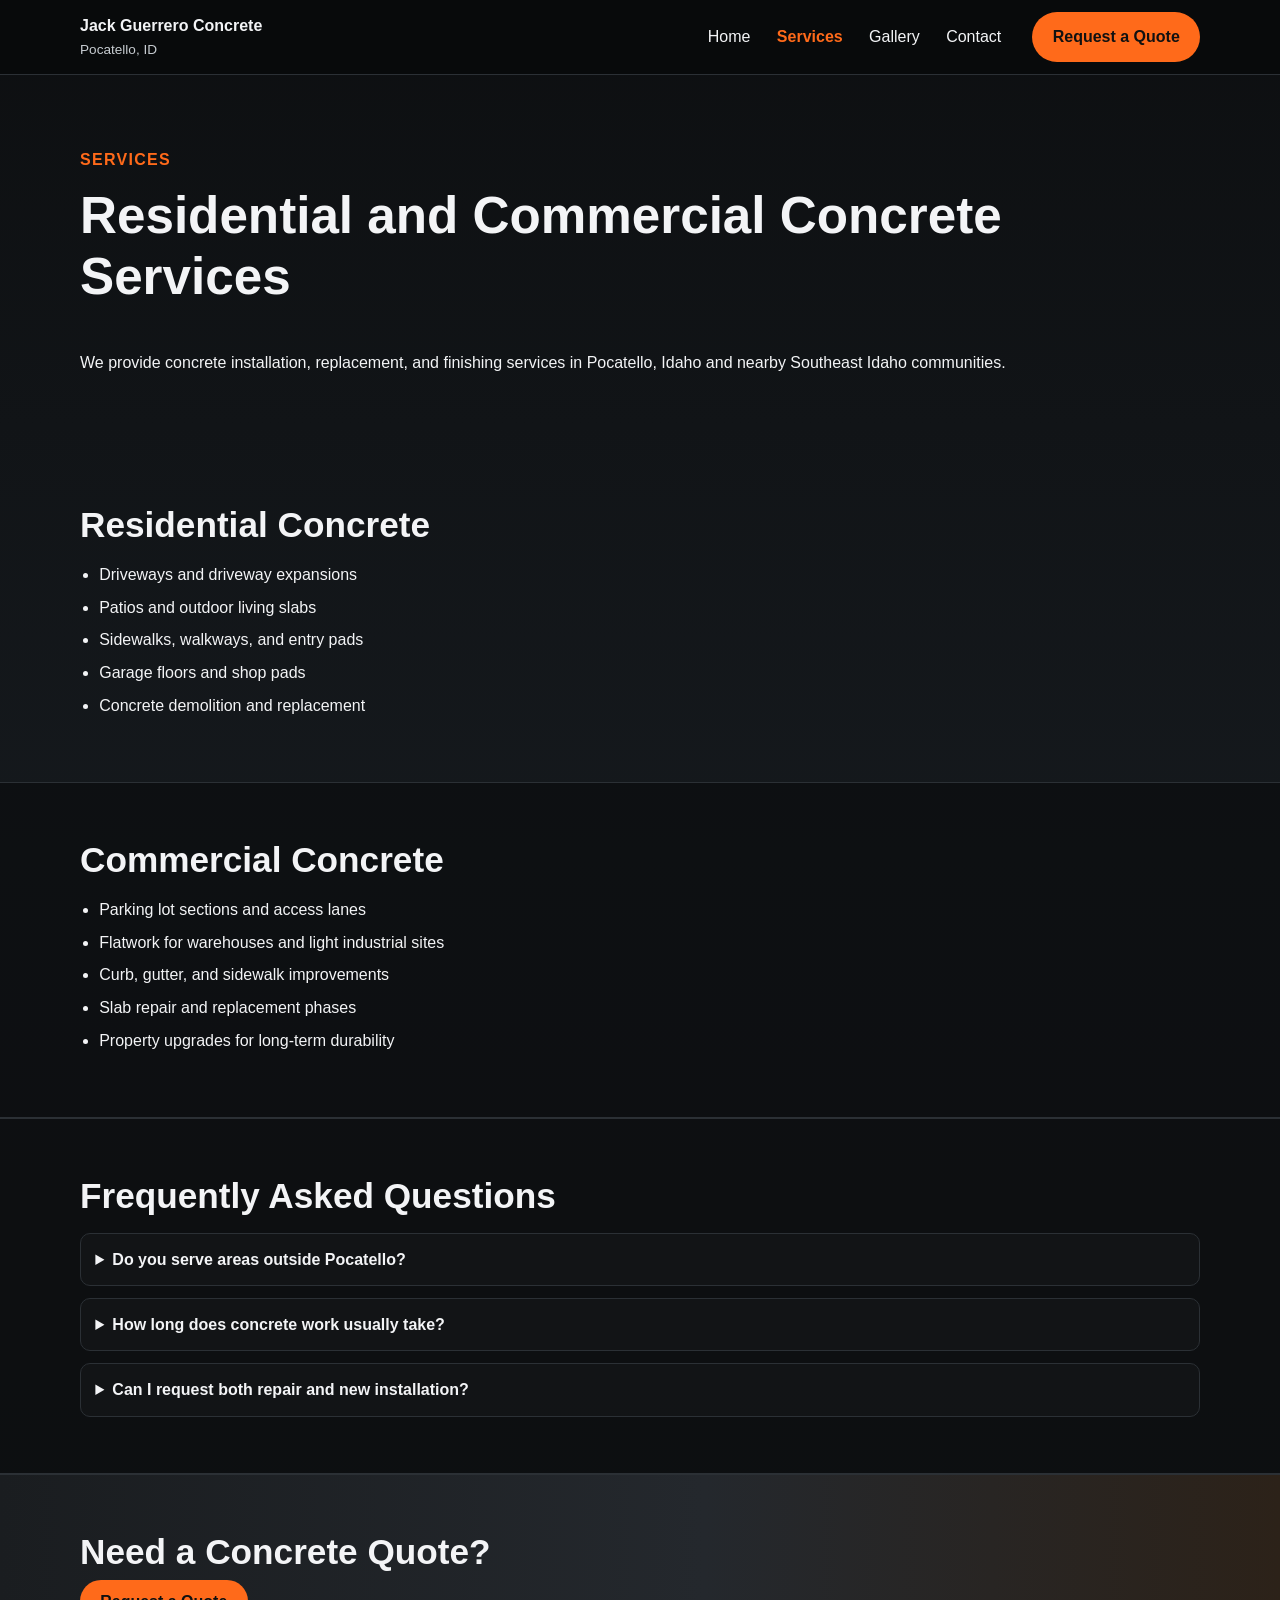
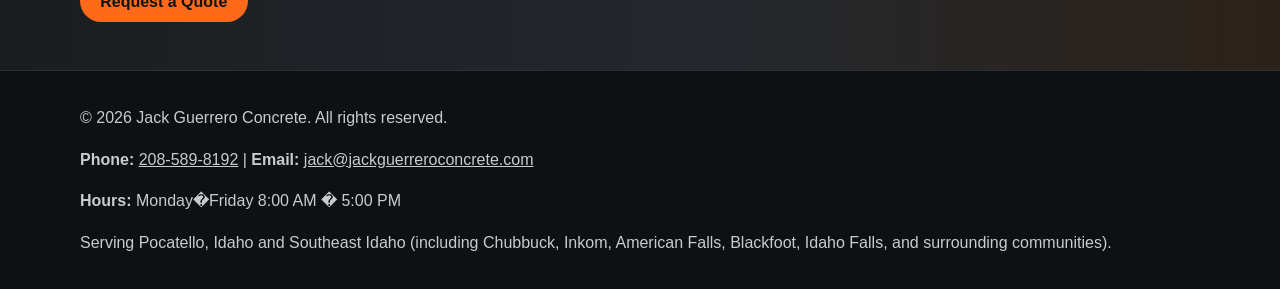
<file: Website/services.html>
<!doctype html>
<html lang="en">
<head>
  <meta charset="utf-8">
  <meta name="viewport" content="width=device-width, initial-scale=1">
  <title>Concrete Services in Pocatello, ID | Jack Guerrero Concrete</title>
  <meta name="description" content="Explore residential and commercial concrete services from Jack Guerrero Concrete in Pocatello, Idaho and Southeast Idaho.">
  <link rel="canonical" href="https://mdegiulio94.github.io/jack-guerrero-concrete/services.html">

  <meta property="og:title" content="Concrete Services | Jack Guerrero Concrete">
  <meta property="og:description" content="Residential and commercial concrete services for Pocatello and Southeast Idaho.">
  <meta property="og:type" content="website">
  <meta property="og:url" content="https://mdegiulio94.github.io/jack-guerrero-concrete/services.html">
  <meta property="og:image" content="https://mdegiulio94.github.io/jack-guerrero-concrete/assets/images/og-image.svg">

  <meta name="twitter:card" content="summary_large_image">
  <meta name="twitter:title" content="Concrete Services | Jack Guerrero Concrete">
  <meta name="twitter:description" content="Driveways, patios, sidewalks, slabs, and foundations in Southeast Idaho.">
  <meta name="twitter:image" content="https://mdegiulio94.github.io/jack-guerrero-concrete/assets/images/og-image.svg">
  <meta name="twitter:url" content="https://mdegiulio94.github.io/jack-guerrero-concrete/services.html">

  <script type="application/ld+json">
  {
    "@context": "https://schema.org",
    "@type": "ConstructionContractor",
    "name": "Jack Guerrero Concrete",
    "url": "https://mdegiulio94.github.io/jack-guerrero-concrete/services.html",
    "telephone": "+12085898192",
    "email": "jack@jackguerreroconcrete.com",
    "openingHoursSpecification": [{
      "@type": "OpeningHoursSpecification",
      "dayOfWeek": ["Monday", "Tuesday", "Wednesday", "Thursday", "Friday"],
      "opens": "08:00",
      "closes": "17:00"
    }],
    "areaServed": [
      {"@type": "City", "name": "Pocatello"},
      {"@type": "City", "name": "Chubbuck"},
      {"@type": "City", "name": "Inkom"},
      {"@type": "City", "name": "American Falls"},
      {"@type": "City", "name": "Blackfoot"},
      {"@type": "City", "name": "Idaho Falls"},
      {"@type": "AdministrativeArea", "name": "Southeast Idaho"}
    ]
  }
  </script>

  <link rel="stylesheet" href="assets/css/styles.css">
</head>
<body>
  <a class="skip-link" href="#main-content">Skip to content</a>
  <header class="site-header" id="top">
    <div class="container nav-wrap">
      <a class="brand" href="index.html" aria-label="Jack Guerrero Concrete home">
        <span class="brand-main">Jack Guerrero Concrete</span>
        <span class="brand-sub">Pocatello, ID</span>
      </a>
      <button class="nav-toggle" aria-expanded="false" aria-controls="site-nav" aria-label="Open menu">
        <span></span><span></span><span></span>
      </button>
      <nav id="site-nav" class="site-nav" aria-label="Main navigation">
        <ul>
          <li><a href="index.html">Home</a></li>
          <li><a aria-current="page" href="services.html">Services</a></li>
          <li><a href="gallery.html">Gallery</a></li>
          <li><a href="contact.html">Contact</a></li>
        </ul>
        <a class="btn btn-quote nav-quote" href="contact.html#quote-form">Request a Quote</a>
      </nav>
    </div>
  </header>

  <main id="main-content">
    <section class="page-intro section">
      <div class="container">
        <p class="eyebrow">Services</p>
        <h1>Residential and Commercial Concrete Services</h1>
        <p>We provide concrete installation, replacement, and finishing services in Pocatello, Idaho and nearby Southeast Idaho communities.</p>
      </div>
    </section>

    <section class="section">
      <div class="container">
        <h2>Residential Concrete</h2>
        <ul class="service-list">
          <li>Driveways and driveway expansions</li>
          <li>Patios and outdoor living slabs</li>
          <li>Sidewalks, walkways, and entry pads</li>
          <li>Garage floors and shop pads</li>
          <li>Concrete demolition and replacement</li>
        </ul>
      </div>
    </section>

    <section class="section section-dark">
      <div class="container">
        <h2>Commercial Concrete</h2>
        <ul class="service-list">
          <li>Parking lot sections and access lanes</li>
          <li>Flatwork for warehouses and light industrial sites</li>
          <li>Curb, gutter, and sidewalk improvements</li>
          <li>Slab repair and replacement phases</li>
          <li>Property upgrades for long-term durability</li>
        </ul>
      </div>
    </section>

    <section class="section section-dark">
      <div class="container">
        <h2>Frequently Asked Questions</h2>
        <div class="faq-wrap">
          <details>
            <summary>Do you serve areas outside Pocatello?</summary>
            <p>Yes. We serve Pocatello, Idaho and Southeast Idaho, including Chubbuck, Inkom, American Falls, Blackfoot, Idaho Falls, and surrounding communities.</p>
          </details>
          <details>
            <summary>How long does concrete work usually take?</summary>
            <p>Timeline depends on project size, weather, and site prep conditions. We provide realistic schedule windows before work starts.</p>
          </details>
          <details>
            <summary>Can I request both repair and new installation?</summary>
            <p>Yes. We can scope full replacement, targeted repairs, or phased work based on your property goals.</p>
          </details>
        </div>
      </div>
    </section>

    <section class="section cta-band">
      <div class="container">
        <h2>Need a Concrete Quote?</h2>
        <a class="btn btn-primary" href="contact.html#quote-form">Request a Quote</a>
      </div>
    </section>
  </main>

  <footer class="site-footer">
    <div class="container footer-wrap">
      <p>&copy; <span id="year"></span> Jack Guerrero Concrete. All rights reserved.</p>
      <p><strong>Phone:</strong> <a href="tel:+12085898192">208-589-8192</a> | <strong>Email:</strong> <a href="mailto:jack@jackguerreroconcrete.com">jack@jackguerreroconcrete.com</a></p>
      <p><strong>Hours:</strong> Monday�Friday 8:00 AM � 5:00 PM</p>
      <p>Serving Pocatello, Idaho and Southeast Idaho (including Chubbuck, Inkom, American Falls, Blackfoot, Idaho Falls, and surrounding communities).</p>
    </div>
  </footer>

  <script src="assets/js/main.js"></script>
</body>
</html>
</file>
<file: assets/css/styles.css>
﻿:root {
  --bg: #0b0e12;
  --bg-deep: #080b0f;
  --bg-charcoal: #12171d;
  --bg-slate: #1a222b;
  --bg-blueblack: #131b24;
  --bg-graphite: #1a1f26;
  --bg-panel: rgba(20, 25, 31, 0.92);
  --bg-panel-strong: rgba(24, 30, 37, 0.96);
  --text: #f5f7fa;
  --text-muted: #c2c8cf;
  --accent: #ff6a1a;
  --accent-dark: #d9530f;
  --accent-soft: rgba(255, 106, 26, 0.14);
  --line: rgba(255, 255, 255, 0.08);
  --line-strong: rgba(255, 106, 26, 0.34);
  --radius: 18px;
  --radius-lg: 24px;
  --shadow-lg: 0 30px 60px rgba(0, 0, 0, 0.38);
  --shadow-md: 0 20px 40px rgba(0, 0, 0, 0.28);
  --shadow-sm: 0 12px 24px rgba(0, 0, 0, 0.2);
}

* { box-sizing: border-box; }
html { scroll-behavior: smooth; }
body {
  margin: 0;
  font-family: "Segoe UI", "Helvetica Neue", Arial, sans-serif;
  color: var(--text);
  line-height: 1.6;
  background:
    radial-gradient(circle at 14% 0%, rgba(255, 106, 26, 0.08), transparent 24%),
    radial-gradient(circle at 100% 10%, rgba(255, 106, 26, 0.05), transparent 16%),
    linear-gradient(180deg, #1a2129 0%, #0f141a 42%, #090c10 100%);
}

a { color: inherit; }
img { display: block; max-width: 100%; }

.skip-link { position: absolute; left: -9999px; }
.skip-link:focus {
  left: 1rem;
  top: 1rem;
  z-index: 9999;
  background: var(--accent);
  color: #111;
  padding: 0.5rem 0.75rem;
  border-radius: 8px;
}

.container { width: min(1180px, 92%); margin: 0 auto; }
.section {
  position: relative;
  padding: 5.5rem 0;
  overflow: clip;
}
.section::after {
  content: "";
  position: absolute;
  left: 0;
  right: 0;
  top: 0;
  height: 1px;
  background: linear-gradient(90deg, rgba(255,255,255,0), rgba(255,255,255,0.08), rgba(255,255,255,0));
  pointer-events: none;
}
.section-slate {
  background:
    radial-gradient(circle at 10% 16%, rgba(255, 106, 26, 0.16), transparent 22%),
    radial-gradient(circle at 88% 82%, rgba(76, 98, 122, 0.14), transparent 22%),
    linear-gradient(180deg, #26313c 0%, #19222b 52%, #141b22 100%);
  box-shadow: inset 0 1px 0 rgba(255,255,255,0.04), inset 0 -42px 84px rgba(0,0,0,0.28);
}
.section-graphite {
  background:
    radial-gradient(circle at 84% 18%, rgba(255, 106, 26, 0.12), transparent 24%),
    radial-gradient(circle at 18% 76%, rgba(255,255,255,0.04), transparent 20%),
    linear-gradient(180deg, #1e242b 0%, #12171d 48%, #0c1015 100%);
  box-shadow: inset 0 1px 0 rgba(255,255,255,0.03), inset 0 -44px 88px rgba(0,0,0,0.36);
}
.section-blueblack {
  background:
    radial-gradient(circle at 18% 82%, rgba(255, 106, 26, 0.09), transparent 18%),
    radial-gradient(circle at 82% 16%, rgba(82, 108, 132, 0.14), transparent 24%),
    linear-gradient(180deg, #1a2430 0%, #111922 54%, #0c1218 100%);
  box-shadow: inset 0 1px 0 rgba(255,255,255,0.035), inset 0 -42px 86px rgba(0,0,0,0.32);
}
.section-dark {
  background:
    radial-gradient(circle at 86% 18%, rgba(255, 106, 26, 0.08), transparent 20%),
    radial-gradient(circle at 12% 88%, rgba(255,255,255,0.03), transparent 18%),
    linear-gradient(180deg, #171d24 0%, #0d1217 56%, #090d11 100%);
  box-shadow: inset 0 1px 0 rgba(255,255,255,0.025), inset 0 -40px 82px rgba(0,0,0,0.3);
}
.section-texture::before,
.capability-section::before,
.projects-section::before,
.video-section-shell::before {
  content: "";
  position: absolute;
  inset: 0;
  pointer-events: none;
  background:
    linear-gradient(90deg, rgba(255, 106, 26, 0.14), rgba(255, 106, 26, 0) 18%),
    linear-gradient(180deg, rgba(255,255,255,0.025), rgba(255,255,255,0) 22%);
}
.section-texture::after,
.capability-section::after,
.projects-section::after,
.video-section-shell::after {
  content: "";
  position: absolute;
  left: 0;
  right: 0;
  top: 0;
  height: 3px;
  background: linear-gradient(90deg, rgba(255,106,26,0), rgba(255,106,26,0.72), rgba(255,106,26,0));
  pointer-events: none;
}

.projects-section-light {
  background:
    radial-gradient(circle at 82% 16%, rgba(255,106,26,0.06), transparent 20%),
    linear-gradient(180deg, #171d24 0%, #0d1217 56%, #090d11 100%);
  box-shadow: inset 0 1px 0 rgba(255,255,255,0.025), inset 0 -40px 82px rgba(0,0,0,0.3);
}
.projects-section-light::before {
  background:
    linear-gradient(90deg, rgba(255,106,26,0.08), rgba(255,106,26,0) 18%),
    linear-gradient(180deg, rgba(255,255,255,0.02), rgba(255,255,255,0) 22%);
  opacity: 0.55;
}
.projects-section-light::after {
  background: linear-gradient(90deg, rgba(255,106,26,0), rgba(255,106,26,0.3), rgba(255,106,26,0));
}
.featured-work-panel {
  position: relative;
  padding: 2.2rem;
  border-radius: 28px;
  background:
    radial-gradient(circle at 14% 18%, rgba(255,255,255,0.12), transparent 20%),
    radial-gradient(circle at 84% 82%, rgba(120, 102, 82, 0.08), transparent 22%),
    linear-gradient(180deg, rgba(255,255,255,0.18), rgba(255,255,255,0.04)),
    linear-gradient(180deg, #d2ccc3 0%, #cfc8be 48%, #c7c0b6 100%);
  border: 1px solid rgba(84, 72, 60, 0.12);
  box-shadow:
    0 28px 56px rgba(0,0,0,0.22),
    inset 0 1px 0 rgba(255,255,255,0.34),
    inset 0 -24px 44px rgba(90, 78, 63, 0.08);
}
.featured-work-panel::before {
  content: "";
  position: absolute;
  inset: 0;
  border-radius: inherit;
  pointer-events: none;
  background:
    radial-gradient(circle at 18% 26%, rgba(255,255,255,0.055) 0 1px, transparent 1.6px) 0 0 / 34px 34px,
    linear-gradient(180deg, rgba(0,0,0,0.018), rgba(0,0,0,0) 22%);
  opacity: 0.75;
}
.projects-section-light h2,
.projects-section-light h3,
.projects-section-light .section-head-inline a,
.projects-section-light .featured-work-title {
  color: #22282f;
}
.projects-section-light p {
  color: #555048;
}
.projects-section-light .eyebrow {
  color: #b55a24;
}
.projects-section-light .eyebrow::before {
  background: #b55a24;
  box-shadow: 0 0 14px rgba(181, 90, 36, 0.16);
}

@keyframes ambientFloat {
  0% { transform: translate3d(0,0,0) scale(1); opacity: 0.45; }
  50% { transform: translate3d(18px,-14px,0) scale(1.06); opacity: 0.72; }
  100% { transform: translate3d(0,0,0) scale(1); opacity: 0.45; }
}

@keyframes heroGlow {
  0% { transform: translate3d(0,0,0) scale(1); opacity: 0.4; }
  50% { transform: translate3d(-16px, 14px, 0) scale(1.08); opacity: 0.64; }
  100% { transform: translate3d(0,0,0) scale(1); opacity: 0.4; }
}

h1, h2, h3 {
  margin-top: 0;
  line-height: 1.05;
  color: var(--text);
}
h1 { font-size: clamp(2.7rem, 5.8vw, 5rem); letter-spacing: -0.05em; }
h2 { font-size: clamp(1.8rem, 3.6vw, 2.9rem); margin-bottom: 1rem; letter-spacing: -0.035em; }
h3 { font-size: clamp(1.08rem, 2vw, 1.32rem); }
p { margin: 0 0 1rem; max-width: 72ch; color: var(--text-muted); }
strong { color: var(--text); }

.eyebrow {
  display: inline-flex;
  align-items: center;
  gap: 0.6rem;
  text-transform: uppercase;
  letter-spacing: 0.14em;
  color: var(--accent);
  font-weight: 800;
  font-size: 0.76rem;
  margin-bottom: 1rem;
}
.eyebrow::before {
  content: "";
  width: 40px;
  height: 2px;
  background: var(--accent);
  box-shadow: 0 0 18px rgba(255, 106, 26, 0.45);
}

.hero-sub { font-size: 1.14rem; color: rgba(255,255,255,0.96); font-weight: 600; max-width: 62ch; }
.hero-credibility {
  margin-bottom: 0.75rem;
  color: rgba(255,255,255,0.74);
  font-size: 0.95rem;
  max-width: 60ch;
}
.hero-support { color: rgba(255,255,255,0.82); }

.site-header {
  position: sticky;
  top: 0;
  z-index: 1000;
  border-bottom: 1px solid rgba(255,255,255,0.06);
  background:
    linear-gradient(180deg, rgba(10, 12, 15, 0.96), rgba(10, 12, 15, 0.88));
  backdrop-filter: blur(14px);
  box-shadow: 0 14px 32px rgba(0,0,0,0.28);
}
.site-header::before {
  content: "";
  position: absolute;
  inset: 0 0 auto 0;
  height: 3px;
  background: linear-gradient(90deg, rgba(255,106,26,0), rgba(255,106,26,0.95), rgba(255,106,26,0));
}
.nav-wrap {
  min-height: 112px;
  display: flex;
  align-items: center;
  justify-content: space-between;
  gap: 1rem;
  position: relative;
}
.brand {
  display: inline-flex;
  align-items: center;
  text-decoration: none;
  padding: 0.25rem 0;
}
.brand-mark {
  display: flex;
  align-items: center;
}
.brand-logo {
  width: min(220px, 54vw);
  height: auto;
  filter: drop-shadow(0 10px 18px rgba(0,0,0,0.18));
}
.nav-toggle {
  width: 48px;
  height: 48px;
  border: 1px solid rgba(255,255,255,0.08);
  border-radius: 12px;
  background: rgba(255,255,255,0.03);
  display: inline-flex;
  flex-direction: column;
  justify-content: center;
  gap: 4px;
  padding: 0 10px;
}
.nav-toggle span { width: 100%; height: 2px; background: var(--text); }
.site-nav {
  display: none;
  position: absolute;
  top: calc(100% + 1px);
  left: 0;
  right: 0;
  padding: 1rem 0;
  border: 1px solid rgba(255,255,255,0.06);
  border-top: 0;
  background: rgba(13,16,20,0.98);
  box-shadow: var(--shadow-lg);
}
.site-nav.open { display: block; }
.site-nav ul { list-style: none; margin: 0; padding: 0; display: flex; flex-direction: column; }
.site-nav li a {
  display: block;
  padding: 0.72rem 1.1rem;
  text-decoration: none;
  color: var(--text-muted);
  font-weight: 600;
}
.site-nav li a:hover,
.site-nav li a:focus-visible,
.site-nav li a[aria-current="page"] { color: var(--text); }
.nav-quote { margin: 0.85rem 1.1rem 0; display: inline-flex; }

.hero {
  padding: 8rem 0 6.25rem;
}
.hero-home {
  position: relative;
  overflow: hidden;
  background:
    linear-gradient(180deg, rgba(10, 13, 17, 0.2), rgba(10, 13, 17, 0.58)),
    linear-gradient(90deg, rgba(8, 12, 16, 0.78) 0%, rgba(11, 17, 24, 0.58) 30%, rgba(12, 18, 25, 0.24) 58%, rgba(12, 18, 25, 0.1) 100%),
    linear-gradient(118deg, rgba(255, 106, 26, 0.18), rgba(22, 31, 41, 0.04) 46%, rgba(0, 0, 0, 0.08) 80%),
    url("../images/projects/commercial-slab-finish.jpg") center/cover no-repeat;
}
.hero-home::before,
.hero-home::after {
  content: "";
  position: absolute;
  border-radius: 50%;
  pointer-events: none;
}
.hero-home::before {
  width: 42vw;
  height: 42vw;
  min-width: 320px;
  min-height: 320px;
  right: -8vw;
  top: 6%;
  background: radial-gradient(circle, rgba(255,106,26,0.2), rgba(255,106,26,0.02) 56%, transparent 74%);
  filter: blur(22px);
  animation: ambientFloat 24s ease-in-out infinite;
}
.hero-home::after {
  width: 30vw;
  height: 30vw;
  min-width: 220px;
  min-height: 220px;
  left: -8vw;
  bottom: -8%;
  background: radial-gradient(circle, rgba(58,81,104,0.26), rgba(58,81,104,0.04) 55%, transparent 72%);
  filter: blur(22px);
  animation: heroGlow 30s ease-in-out infinite;
}
.hero-content {
  position: relative;
  z-index: 1;
  max-width: 760px;
  padding: 0;
  border: 0;
  border-radius: 0;
  background: transparent;
  box-shadow: none;
}
.hero-actions {
  display: flex;
  flex-wrap: wrap;
  gap: 0.85rem;
  margin: 1.5rem 0 1.1rem;
}

.btn {
  border: 1px solid transparent;
  border-radius: 999px;
  padding: 0.92rem 1.4rem;
  font-weight: 800;
  letter-spacing: 0.01em;
  text-decoration: none;
  display: inline-flex;
  align-items: center;
  justify-content: center;
  cursor: pointer;
  transition: transform 0.2s ease, background 0.2s ease, border-color 0.2s ease, color 0.2s ease, box-shadow 0.2s ease;
}
.btn:hover,
.btn:focus-visible { transform: translateY(-2px); }
.btn-primary,
.btn-quote {
  background: linear-gradient(180deg, #ff8442, var(--accent));
  color: #111;
  box-shadow: 0 16px 30px rgba(255,106,26,0.25);
}
.btn-primary:hover,
.btn-primary:focus-visible,
.btn-quote:hover,
.btn-quote:focus-visible {
  background: linear-gradient(180deg, #ff9155, var(--accent-dark));
}
.btn-secondary {
  border-color: rgba(255,255,255,0.24);
  color: var(--text);
  background: rgba(255,255,255,0.02);
}
.btn-secondary:hover,
.btn-secondary:focus-visible {
  border-color: var(--accent);
  color: var(--accent);
  box-shadow: 0 12px 26px rgba(255,106,26,0.12);
}
.text-link {
  color: var(--accent);
  font-weight: 700;
  text-decoration: none;
}
.text-link:hover,
.text-link:focus-visible { color: #ff935c; }

.section-intro {
  margin-bottom: 2rem;
  padding-left: 1rem;
  border-left: 3px solid var(--accent);
}
.section-intro h2 { max-width: 18ch; }

.cards { display: grid; gap: 1.1rem; }
.card {
  position: relative;
  overflow: hidden;
  padding: 1.55rem;
  border-radius: var(--radius);
  border: 1px solid rgba(255,255,255,0.07);
  background:
    linear-gradient(180deg, rgba(255,255,255,0.06), rgba(255,255,255,0.02)),
    linear-gradient(180deg, rgba(24,30,37,0.96), rgba(18,23,29,0.96));
  box-shadow: var(--shadow-md);
  transition: transform 0.22s ease, box-shadow 0.22s ease, border-color 0.22s ease;
}
.card::before {
  content: "";
  position: absolute;
  inset: 0 auto auto 0;
  width: 84px;
  height: 3px;
  background: linear-gradient(90deg, var(--accent), rgba(255,106,26,0));
}
.card:hover,
.card:focus-within {
  transform: translateY(-4px);
  border-color: rgba(255,106,26,0.22);
  box-shadow: 0 24px 46px rgba(0,0,0,0.34);
}
.service-card-feature {
  border-color: var(--line-strong);
  background:
    radial-gradient(circle at 90% 16%, rgba(255,106,26,0.14), transparent 25%),
    linear-gradient(180deg, rgba(255,106,26,0.08), rgba(255,255,255,0.02)),
    linear-gradient(180deg, rgba(27,33,40,0.98), rgba(19,24,30,0.98));
}
.capability-grid .card:last-child,
.equipment-grid .card {
  box-shadow: 0 24px 48px rgba(0,0,0,0.36);
}
.equipment-grid .card .eyebrow { margin-bottom: 0.8rem; }

.precision-band {
  background:
    radial-gradient(circle at 12% 18%, rgba(255,106,26,0.12), transparent 20%),
    radial-gradient(circle at 88% 72%, rgba(62, 84, 104, 0.12), transparent 22%),
    linear-gradient(180deg, #20262e 0%, #14191f 56%, #0d1217 100%);
  box-shadow: inset 0 1px 0 rgba(255,255,255,0.03), inset 0 -36px 70px rgba(0,0,0,0.28);
  isolation: isolate;
}
.precision-band::before {
  content: "";
  position: absolute;
  inset: 0;
  pointer-events: none;
  opacity: 0.28;
  background:
    radial-gradient(circle at 12% 20%, rgba(255,255,255,0.035) 0 1px, transparent 1.6px) 0 0 / 34px 34px,
    radial-gradient(circle at 74% 64%, rgba(255,255,255,0.028) 0 1px, transparent 1.6px) 0 0 / 42px 42px,
    linear-gradient(180deg, rgba(255,255,255,0.018), rgba(255,255,255,0));
  mix-blend-mode: screen;
}
.precision-band::after {
  content: "";
  position: absolute;
  width: 32vw;
  height: 32vw;
  min-width: 220px;
  min-height: 220px;
  right: -8vw;
  top: 10%;
  border-radius: 50%;
  pointer-events: none;
  background: radial-gradient(circle, rgba(255,106,26,0.1), rgba(255,106,26,0.02) 56%, transparent 72%);
  filter: blur(20px);
  animation: ambientFloat 28s ease-in-out infinite;
}
.precision-grid {
  align-items: stretch;
}
.precision-card {
  padding-top: 1.7rem;
  background:
    radial-gradient(circle at 86% 16%, rgba(255,106,26,0.08), transparent 22%),
    linear-gradient(180deg, rgba(255,255,255,0.055), rgba(255,255,255,0.02)),
    linear-gradient(180deg, rgba(24,30,37,0.96), rgba(18,23,29,0.96));
}
.precision-card-head {
  display: grid;
  grid-template-columns: 58px 1fr;
  align-items: center;
  gap: 1rem;
  margin-bottom: 1rem;
}
.precision-card h3 {
  margin: 0;
  line-height: 1.18;
}
.precision-card p {
  margin-bottom: 0;
  padding-top: 0.95rem;
  border-top: 1px solid rgba(255,255,255,0.07);
}
.precision-icon {
  width: 58px;
  height: 58px;
  border-radius: 16px;
  border: 1px solid rgba(255,255,255,0.08);
  background:
    radial-gradient(circle at 30% 30%, rgba(255,106,26,0.16), transparent 55%),
    linear-gradient(180deg, rgba(255,255,255,0.05), rgba(255,255,255,0.02));
  display: inline-grid;
  place-items: center;
  box-shadow:
    inset 0 1px 0 rgba(255,255,255,0.04),
    0 12px 24px rgba(0,0,0,0.18);
}
.precision-icon span {
  display: block;
  width: 26px;
  height: 26px;
  position: relative;
}
.precision-icon span::before,
.precision-icon span::after {
  content: "";
  position: absolute;
}
.precision-icon span::before {
  inset: 3px;
  border: 2px solid var(--accent);
  border-radius: 50%;
}
.precision-icon span::after {
  left: 50%;
  top: 1px;
  bottom: 1px;
  width: 2px;
  transform: translateX(-50%);
  background: linear-gradient(180deg, rgba(255,106,26,0), var(--accent), rgba(255,106,26,0));
}
.precision-icon-screed span::before {
  inset: auto 0 8px 0;
  height: 10px;
  border: 2px solid var(--accent);
  border-top: 0;
  border-radius: 0 0 10px 10px;
}
.precision-icon-screed span::after {
  left: 2px;
  right: 2px;
  top: 4px;
  height: 2px;
  width: auto;
  transform: none;
  background: linear-gradient(90deg, rgba(255,106,26,0), var(--accent), rgba(255,106,26,0));
  box-shadow: 0 8px 0 rgba(255,106,26,0.65);
}
.precision-icon-projects span::before {
  inset: 2px 3px 9px 3px;
  border: 2px solid var(--accent);
  border-radius: 6px;
}
.precision-icon-projects span::after {
  left: 4px;
  right: 4px;
  bottom: 2px;
  height: 8px;
  width: auto;
  transform: none;
  background:
    linear-gradient(135deg, transparent 35%, var(--accent) 36%, var(--accent) 64%, transparent 65%),
    linear-gradient(45deg, transparent 35%, rgba(255,106,26,0.8) 36%, rgba(255,106,26,0.8) 64%, transparent 65%);
}

.process-list,
.check-list {
  margin: 0;
  padding-left: 1.2rem;
}
.process-list li,
.check-list li { margin: 0.8rem 0; }

.section-head-inline {
  display: flex;
  align-items: end;
  justify-content: space-between;
  gap: 1rem;
  margin-bottom: 1rem;
}

.gallery-teaser {
  display: grid;
  gap: 1rem;
  grid-template-columns: repeat(2, minmax(0, 1fr));
}
.gallery-teaser-featured { margin-top: 1.4rem; }
.project-showcase a:first-child { grid-column: span 2; }
.gallery-teaser a {
  position: relative;
  display: block;
  border-radius: 18px;
  overflow: hidden;
  transform: translateZ(0);
  transition: transform 0.24s ease, box-shadow 0.24s ease;
  box-shadow: var(--shadow-md);
}
.gallery-teaser a::before {
  content: "";
  position: absolute;
  inset: 0;
  background: linear-gradient(180deg, rgba(0,0,0,0) 34%, rgba(0,0,0,0.66) 100%);
  z-index: 1;
}
.gallery-teaser a:hover,
.gallery-teaser a:focus-visible {
  transform: translateY(-4px) scale(1.01);
  box-shadow: 0 28px 46px rgba(0,0,0,0.4);
}
.gallery-teaser img {
  width: 100%;
  aspect-ratio: 4 / 3;
  object-fit: cover;
  border: 1px solid rgba(255,255,255,0.08);
}
.project-label {
  position: absolute;
  left: 1rem;
  right: 1rem;
  bottom: 0.95rem;
  z-index: 2;
  color: #fff;
  font-weight: 700;
  letter-spacing: 0.01em;
}

.featured-work-grid {
  display: grid;
  gap: 1rem;
  margin-top: 1.5rem;
}
.featured-work-card {
  position: relative;
  display: block;
  overflow: hidden;
  border-radius: 22px;
  border: 1px solid rgba(255,255,255,0.08);
  box-shadow: var(--shadow-lg);
  min-height: 360px;
  background: #101317;
  transition: transform 0.24s ease, box-shadow 0.24s ease;
}
.featured-work-card::before {
  content: "";
  position: absolute;
  inset: 0;
  z-index: 1;
  background:
    linear-gradient(180deg, rgba(0,0,0,0.04) 0%, rgba(0,0,0,0.18) 34%, rgba(0,0,0,0.72) 100%);
}
.featured-work-card:hover,
.featured-work-card:focus-visible {
  transform: translateY(-4px);
  box-shadow: 0 30px 54px rgba(0,0,0,0.42);
}
.featured-work-card img {
  width: 100%;
  height: 100%;
  object-fit: cover;
  min-height: 360px;
}
.featured-work-primary img {
  aspect-ratio: 16 / 8.5;
}
.featured-work-secondary img {
  aspect-ratio: 4 / 5;
}
.featured-work-overlay {
  position: absolute;
  left: 1.3rem;
  right: 1.3rem;
  bottom: 1.25rem;
  z-index: 2;
  display: grid;
  gap: 0.45rem;
}
.featured-work-kicker {
  color: rgba(255,255,255,0.76);
  text-transform: uppercase;
  letter-spacing: 0.12em;
  font-size: 0.74rem;
  font-weight: 800;
}
.featured-work-title {
  color: #fff;
  font-size: clamp(1.2rem, 2.35vw, 1.75rem);
  line-height: 1.2;
  font-weight: 800;
  max-width: 24ch;
}
.projects-section-light .featured-work-card {
  border-color: rgba(48, 41, 34, 0.1);
  background:
    linear-gradient(180deg, rgba(255,255,255,0.14), rgba(255,255,255,0.04)),
    #bdb5aa;
  box-shadow:
    0 22px 44px rgba(37, 31, 26, 0.16),
    inset 0 1px 0 rgba(255,255,255,0.2);
}
.projects-section-light .featured-work-card::before {
  background:
    linear-gradient(180deg, rgba(16,18,20,0.03) 0%, rgba(16,18,20,0.14) 34%, rgba(16,18,20,0.5) 100%);
}
.projects-section-light .featured-work-kicker {
  color: rgba(255,255,255,0.82);
}
.projects-section-light .btn-primary {
  box-shadow: 0 14px 28px rgba(181, 90, 36, 0.16);
}

.filter-row {
  display: flex;
  flex-wrap: wrap;
  gap: 0.6rem;
  margin-bottom: 1.3rem;
}
.filter-btn {
  border: 1px solid rgba(255,255,255,0.18);
  background: rgba(255,255,255,0.03);
  color: var(--text);
  border-radius: 999px;
  padding: 0.55rem 1rem;
  cursor: pointer;
}
.filter-btn.active,
.filter-btn:hover,
.filter-btn:focus-visible {
  border-color: var(--accent);
  color: var(--accent);
  box-shadow: 0 10px 20px rgba(255,106,26,0.16);
}

.gallery-grid {
  display: grid;
  gap: 1.1rem;
  grid-template-columns: repeat(1, minmax(0, 1fr));
}
.gallery-grid.masonry .gallery-card:nth-child(2n) img { aspect-ratio: 4 / 5; }
.gallery-grid.masonry .gallery-card:nth-child(3n) img { aspect-ratio: 5 / 4; }
.gallery-card {
  margin: 0;
  border-radius: 18px;
  overflow: hidden;
  border: 1px solid rgba(255,255,255,0.08);
  background:
    linear-gradient(180deg, rgba(255,255,255,0.04), rgba(255,255,255,0.02)),
    #13171d;
  box-shadow: var(--shadow-md);
}
.gallery-card img { width: 100%; object-fit: cover; aspect-ratio: 4 / 3; }
.gallery-card figcaption { padding: 1rem 1.05rem 1.1rem; }

.page-hero {
  padding-bottom: 3rem;
  background:
    radial-gradient(circle at 16% 16%, rgba(255,106,26,0.1), transparent 18%),
    linear-gradient(180deg, rgba(27,33,40,0.84), rgba(12,16,20,0.42));
}

.media-section,
.trust-band,
.cta-panel,
.contact-card,
.quote-form {
  position: relative;
  border-radius: var(--radius-lg);
  border: 1px solid rgba(255,255,255,0.08);
  box-shadow: var(--shadow-lg);
}
.media-section {
  max-width: 1100px;
  padding: 2rem;
  background:
    radial-gradient(circle at 84% 16%, rgba(255,106,26,0.12), transparent 24%),
    linear-gradient(180deg, rgba(29,35,42,0.95), rgba(17,22,28,0.92));
}
.media-section::before,
.trust-band::before,
.cta-panel::before,
.contact-card::before,
.quote-form::before {
  content: "";
  position: absolute;
  inset: 0 auto auto 0;
  width: 110px;
  height: 3px;
  background: linear-gradient(90deg, var(--accent), rgba(255,106,26,0));
}
.video-grid {
  display: grid;
  gap: 1.2rem;
  margin-top: 1.6rem;
}
.video-grid-single { max-width: 800px; margin-left: auto; margin-right: auto; }
.video-grid-finished {
  grid-template-columns: 1fr;
  align-items: stretch;
}
.video-card,
.video-placeholder-card { margin: 0; }
.video-frame {
  position: relative;
  width: 100%;
  padding-top: 56.25%;
  border-radius: 18px;
  overflow: hidden;
  border: 1px solid rgba(255,255,255,0.08);
  box-shadow: var(--shadow-lg);
  background: #111418;
}
.video-frame iframe {
  position: absolute;
  inset: 0;
  width: 100%;
  height: 100%;
  border: 0;
}
.video-card figcaption {
  margin-top: 0.8rem;
  color: var(--text-muted);
  font-weight: 700;
}
.video-placeholder-card {
  padding: 1.6rem;
  border-radius: 18px;
  border: 1px solid rgba(255,255,255,0.08);
  background:
    radial-gradient(circle at 84% 16%, rgba(255,106,26,0.12), transparent 24%),
    linear-gradient(180deg, rgba(23,29,35,0.96), rgba(16,20,24,0.96));
  box-shadow: var(--shadow-md);
}
.video-placeholder-card h3 { margin-bottom: 0.7rem; }

.accordion { display: grid; gap: 0.8rem; }
.accordion-item {
  border: 1px solid rgba(255,255,255,0.08);
  border-radius: 14px;
  background: rgba(255,255,255,0.03);
  box-shadow: var(--shadow-sm);
}
.accordion-trigger {
  width: 100%;
  text-align: left;
  border: 0;
  background: transparent;
  color: var(--text);
  font: inherit;
  font-weight: 700;
  padding: 1rem;
  cursor: pointer;
}
.accordion-panel { padding: 0 1rem 1rem; color: var(--text-muted); }

.contact-card {
  padding: 1.8rem;
  background:
    radial-gradient(circle at 84% 16%, rgba(255,106,26,0.08), transparent 20%),
    linear-gradient(180deg, rgba(255,255,255,0.045), rgba(255,255,255,0.02));
}
.contact-grid { display: grid; gap: 1.4rem; }
.map-wrap {
  margin-top: 1rem;
  border: 1px solid rgba(255,255,255,0.08);
  border-radius: 16px;
  overflow: hidden;
  box-shadow: var(--shadow-sm);
}
.map-wrap iframe { width: 100%; min-height: 280px; border: 0; }
.quote-form {
  padding: 1.65rem;
  background:
    radial-gradient(circle at 84% 14%, rgba(255,106,26,0.08), transparent 20%),
    linear-gradient(180deg, rgba(30,36,43,0.98), rgba(21,26,31,0.98));
}
.quote-form label {
  display: block;
  font-weight: 700;
  margin-top: 0.9rem;
}
.quote-form input,
.quote-form select,
.quote-form textarea {
  width: 100%;
  margin-top: 0.35rem;
  border: 1px solid #46505a;
  border-radius: 12px;
  background: #101317;
  color: var(--text);
  padding: 0.76rem 0.85rem;
}
.quote-form input:focus,
.quote-form select:focus,
.quote-form textarea:focus,
.accordion-trigger:focus,
.filter-btn:focus,
.btn:focus-visible {
  outline: 2px solid rgba(255,106,26,0.65);
  outline-offset: 1px;
}
.service-group {
  margin-top: 1rem;
  border: 1px solid #46505a;
  border-radius: 12px;
  padding: 0.9rem;
}
.service-group legend { padding: 0 0.4rem; font-weight: 800; }
.checkbox-grid {
  display: grid;
  grid-template-columns: 1fr 1fr;
  gap: 0.55rem;
}
.checkbox-grid label {
  display: flex;
  align-items: center;
  gap: 0.5rem;
  margin: 0;
  font-weight: 500;
}
.checkbox-grid input { width: auto; margin: 0; }
.error-message { color: #ff9f7b; min-height: 1.2em; margin: 0.2rem 0 0; }
.form-status { min-height: 1.3em; margin-top: 0.8rem; }

.site-footer {
  position: relative;
  border-top: 1px solid rgba(255,255,255,0.08);
  background:
    radial-gradient(circle at 86% 12%, rgba(255,106,26,0.08), transparent 18%),
    linear-gradient(180deg, #0b0f14 0%, #070a0d 100%);
  box-shadow: inset 0 36px 60px rgba(0,0,0,0.24);
}
.site-footer::before {
  content: "";
  position: absolute;
  inset: 0 0 auto 0;
  height: 2px;
  background: linear-gradient(90deg, rgba(255,106,26,0), rgba(255,106,26,0.82), rgba(255,106,26,0));
}
.footer-wrap { padding: 78px 0; color: var(--text-muted); }
.footer-grid { display: grid; gap: 1.2rem; }
.footer-brand {
  padding-right: 1rem;
}
.footer-logo {
  width: min(250px, 100%);
  height: auto;
  margin-bottom: 1.2rem;
  filter: drop-shadow(0 12px 20px rgba(0,0,0,0.18));
}
.footer-brand-name {
  margin-bottom: 0.9rem;
  color: var(--text);
  font-weight: 800;
  font-size: 1.08rem;
  letter-spacing: 0.01em;
}
.footer-brand p { max-width: 38ch; }
.footer-service-area {
  margin-top: 1.2rem;
  padding-top: 1.2rem;
  border-top: 1px solid rgba(255,255,255,0.08);
}
.footer-col {
  padding-top: 0.5rem;
}
.footer-heading {
  margin: 0 0 1rem;
  color: var(--text);
  font-weight: 800;
  text-transform: uppercase;
  letter-spacing: 0.08em;
  font-size: 0.8rem;
}
.footer-links p { margin-bottom: 0.75rem; }
.footer-col a:hover,
.footer-col a:focus-visible,
.footer-links a:hover,
.footer-links a:focus-visible { color: #fff; }

.trust-band,
.cta-panel {
  padding: 2.2rem;
  background:
    radial-gradient(circle at 82% 18%, rgba(255,106,26,0.08), transparent 24%),
    linear-gradient(180deg, rgba(31,37,44,0.9), rgba(16,20,24,0.86));
}

.services-home,
.precision-band,
.trust-section,
.projects-section,
.final-cta-shell {
  border-top: 1px solid rgba(255,255,255,0.06);
  border-bottom: 1px solid rgba(255,255,255,0.05);
  padding-top: 6.4rem;
  padding-bottom: 6.4rem;
}

.final-cta-shell {
  background:
    radial-gradient(circle at 82% 16%, rgba(255,106,26,0.08), transparent 22%),
    linear-gradient(180deg, #141920 0%, #0c1015 100%);
}

.final-cta-shell .cta-panel {
  background:
    radial-gradient(circle at 82% 18%, rgba(255,106,26,0.1), transparent 24%),
    linear-gradient(180deg, rgba(36,42,49,0.92), rgba(18,22,27,0.9));
}

.mobile-cta {
  position: fixed;
  left: 0;
  right: 0;
  bottom: 0;
  z-index: 1200;
  background: rgba(9,11,14,0.98);
  border-top: 1px solid rgba(255,255,255,0.08);
  box-shadow: 0 -10px 28px rgba(0,0,0,0.24);
  padding: 0.7rem;
  display: grid;
  grid-template-columns: 1fr 1fr;
  gap: 0.6rem;
}

@media (min-width: 768px) {
  .section { padding: 6.1rem 0; }
  .nav-wrap { min-height: 126px; }
  .brand-logo { width: clamp(250px, 22vw, 300px); }
  .footer-logo { width: clamp(230px, 22vw, 260px); }

  .site-nav {
    position: static;
    display: flex;
    align-items: center;
    gap: 1.35rem;
    border: 0;
    background: transparent;
    box-shadow: none;
    padding: 0;
  }
  .site-nav ul { flex-direction: row; }
  .site-nav li a { padding: 0.45rem 0.72rem; }
  .nav-toggle { display: none; }
  .nav-quote { margin: 0; }

  .three-up { grid-template-columns: repeat(3, minmax(0, 1fr)); }
  .two-up { grid-template-columns: repeat(2, minmax(0, 1fr)); }
  .gallery-grid { grid-template-columns: repeat(2, minmax(0, 1fr)); }
  .gallery-teaser { grid-template-columns: repeat(4, minmax(0, 1fr)); }
  .featured-work-grid {
    grid-template-columns: 1.65fr 1fr;
    align-items: stretch;
  }
  .featured-work-primary {
    min-height: 580px;
  }
  .featured-work-secondary {
    min-height: 580px;
  }
  .video-grid-finished { grid-template-columns: 1.35fr 0.85fr; }
  .contact-grid { grid-template-columns: 1fr 1.2fr; align-items: start; }
  .footer-grid { grid-template-columns: 1.45fr 0.8fr 0.8fr; gap: 2rem; }
  .mobile-cta { display: none; }
}

@media (max-width: 767px) {
  .nav-wrap { min-height: 96px; }
  .brand-logo { width: min(210px, 58vw); }
  .services-home,
  .precision-band,
  .trust-section,
  .projects-section,
  .final-cta-shell {
    padding-top: 5.3rem;
    padding-bottom: 5.3rem;
  }
  .featured-work-panel { padding: 1.4rem; border-radius: 22px; }
  .precision-card-head {
    grid-template-columns: 52px 1fr;
    gap: 0.9rem;
  }
  .precision-icon {
    width: 52px;
    height: 52px;
  }
  .hero-content,
  .media-section,
  .trust-band,
  .cta-panel,
  .contact-card,
  .quote-form { padding: 1.45rem; }
  .featured-work-card,
  .featured-work-card img {
    min-height: 300px;
  }
  .project-showcase a:first-child { grid-column: span 1; }
  .section-intro { padding-left: 0.85rem; }
  .footer-logo { width: min(230px, 74vw); }
}

@media (prefers-reduced-motion: reduce) {
  .hero-home::before,
  .hero-home::after {
    animation: none;
  }
  .btn,
  .card,
  .gallery-teaser a,
  .featured-work-card {
    transition: none;
  }
}

@media (min-width: 1024px) {
  .gallery-grid { grid-template-columns: repeat(3, minmax(0, 1fr)); }
}
</file>
<file: Website/assets/css/styles.css>
:root {
  --bg: #101214;
  --bg-soft: #1a1d20;
  --text: #f3f4f6;
  --text-muted: #c7ccd1;
  --accent: #ff6a1a;
  --accent-dark: #e4570f;
  --line: #2b3035;
  --surface: #16191c;
  --radius: 12px;
}

* {
  box-sizing: border-box;
}

html {
  scroll-behavior: smooth;
}

body {
  margin: 0;
  font-family: "Segoe UI", "Helvetica Neue", Arial, sans-serif;
  background: linear-gradient(180deg, #0d0f11 0%, #15191d 45%, #111417 100%);
  color: var(--text);
  line-height: 1.6;
}

a {
  color: inherit;
}

img {
  max-width: 100%;
  display: block;
}

.skip-link {
  position: absolute;
  left: -9999px;
  top: auto;
}

.skip-link:focus {
  left: 1rem;
  top: 1rem;
  background: var(--accent);
  color: #000;
  padding: 0.5rem 0.75rem;
  border-radius: 6px;
  z-index: 2000;
}

.container {
  width: min(1120px, 92%);
  margin: 0 auto;
}

.section {
  padding: 3.5rem 0;
}

.section-dark {
  background: rgba(10, 11, 13, 0.65);
  border-top: 1px solid var(--line);
  border-bottom: 1px solid var(--line);
}

.eyebrow {
  text-transform: uppercase;
  letter-spacing: 0.08em;
  color: var(--accent);
  font-weight: 700;
  margin-bottom: 0.75rem;
}

h1,
h2,
h3 {
  line-height: 1.2;
  margin-top: 0;
}

h1 {
  font-size: clamp(2rem, 6vw, 3.2rem);
}

h2 {
  font-size: clamp(1.5rem, 4vw, 2.2rem);
  margin-bottom: 1rem;
}

.muted {
  color: var(--text-muted);
}

.site-header {
  position: sticky;
  top: 0;
  z-index: 1000;
  background: rgba(8, 10, 12, 0.9);
  backdrop-filter: blur(8px);
  border-bottom: 1px solid var(--line);
}

.nav-wrap {
  min-height: 74px;
  display: flex;
  align-items: center;
  justify-content: space-between;
  gap: 1rem;
  position: relative;
}

.brand {
  text-decoration: none;
  display: inline-flex;
  flex-direction: column;
}

.brand-main {
  font-weight: 800;
}

.brand-sub {
  color: var(--text-muted);
  font-size: 0.85rem;
}

.nav-toggle {
  border: 1px solid var(--line);
  background: var(--surface);
  border-radius: 8px;
  width: 44px;
  height: 44px;
  display: inline-flex;
  flex-direction: column;
  justify-content: center;
  gap: 4px;
  padding: 0 10px;
}

.nav-toggle span {
  height: 2px;
  background: var(--text);
  width: 100%;
}

.site-nav {
  position: absolute;
  top: calc(100% + 1px);
  left: 0;
  right: 0;
  background: #0f1215;
  border-bottom: 1px solid var(--line);
  padding: 1rem 0;
  display: none;
}

.site-nav.open {
  display: block;
}

.site-nav ul {
  list-style: none;
  margin: 0;
  padding: 0;
  display: flex;
  flex-direction: column;
}

.site-nav a {
  text-decoration: none;
}

.site-nav li a {
  display: block;
  padding: 0.7rem 1.2rem;
}

.site-nav li a[aria-current="page"] {
  color: var(--accent);
  font-weight: 700;
}

.nav-quote {
  margin: 0.75rem 1.2rem 0;
  display: inline-flex;
}

.hero {
  padding: 5rem 0 4rem;
  background:
    linear-gradient(135deg, rgba(255, 106, 26, 0.18), transparent 55%),
    linear-gradient(180deg, rgba(0, 0, 0, 0.22), rgba(0, 0, 0, 0.35));
}

.hero-content {
  max-width: 740px;
}

.hero-actions {
  display: flex;
  flex-wrap: wrap;
  gap: 0.75rem;
  margin-top: 1.25rem;
}

.btn {
  border: 1px solid transparent;
  border-radius: 999px;
  padding: 0.72rem 1.2rem;
  font-weight: 700;
  text-decoration: none;
  cursor: pointer;
  transition: all 0.2s ease;
}

.btn-primary {
  background: var(--accent);
  color: #111;
}

.btn-primary:hover,
.btn-primary:focus-visible {
  background: var(--accent-dark);
}

.btn-secondary {
  border-color: #666c73;
  color: var(--text);
}

.btn-secondary:hover,
.btn-secondary:focus-visible {
  border-color: var(--accent);
  color: var(--accent);
}

.btn-quote {
  background: var(--accent);
  color: #111;
}

.cards {
  display: grid;
  gap: 1rem;
}

.card {
  background: rgba(255, 255, 255, 0.02);
  border: 1px solid var(--line);
  border-radius: var(--radius);
  padding: 1.1rem;
}

.process-list,
.check-list,
.service-list {
  margin: 0;
  padding-left: 1.2rem;
}

.process-list li,
.check-list li,
.service-list li {
  margin: 0.45rem 0;
}

.cta-band {
  background: linear-gradient(90deg, #1a1d20 0%, #24282d 55%, #2c2219 100%);
  border-top: 1px solid var(--line);
}

.faq-wrap {
  display: grid;
  gap: 0.75rem;
}

details {
  border: 1px solid var(--line);
  background: rgba(255, 255, 255, 0.02);
  border-radius: 10px;
  padding: 0.8rem 0.9rem;
}

summary {
  cursor: pointer;
  font-weight: 600;
}

.gallery-grid {
  display: grid;
  gap: 1rem;
  grid-template-columns: repeat(1, minmax(0, 1fr));
}

.gallery-card {
  margin: 0;
  border: 1px solid var(--line);
  border-radius: 12px;
  overflow: hidden;
  background: #13161a;
}

.gallery-card img {
  width: 100%;
  aspect-ratio: 4 / 3;
  object-fit: cover;
}

.gallery-card figcaption {
  padding: 0.85rem;
  color: var(--text-muted);
}

.contact-grid {
  display: grid;
  gap: 1.4rem;
}

.map-wrap {
  margin-top: 1rem;
  border: 1px solid var(--line);
  border-radius: 10px;
  overflow: hidden;
}

.map-wrap iframe {
  width: 100%;
  min-height: 280px;
  border: 0;
}

.quote-form {
  background: #13161a;
  border: 1px solid var(--line);
  border-radius: var(--radius);
  padding: 1.1rem;
}

.quote-form label {
  display: block;
  font-weight: 600;
  margin-top: 0.8rem;
}

.quote-form input,
.quote-form select,
.quote-form textarea {
  width: 100%;
  margin-top: 0.35rem;
  border: 1px solid #444a51;
  border-radius: 8px;
  background: #0e1114;
  color: var(--text);
  padding: 0.6rem 0.7rem;
}

.quote-form input:focus,
.quote-form select:focus,
.quote-form textarea:focus {
  outline: 2px solid rgba(255, 106, 26, 0.6);
  border-color: var(--accent);
}

.service-group {
  margin-top: 0.9rem;
  border: 1px solid #444a51;
  border-radius: 8px;
  padding: 0.75rem;
}

.service-group legend {
  font-weight: 700;
  padding: 0 0.4rem;
}

.checkbox-grid {
  display: grid;
  grid-template-columns: 1fr 1fr;
  gap: 0.45rem;
}

.checkbox-grid label {
  margin: 0;
  font-weight: 500;
  display: flex;
  gap: 0.5rem;
  align-items: center;
}

.checkbox-grid input {
  width: auto;
  margin: 0;
}

.quote-form .btn {
  margin-top: 1rem;
}

.error-message {
  min-height: 1.2em;
  margin: 0.2rem 0 0;
  color: #ff9d72;
}

.form-status {
  margin-top: 0.9rem;
  min-height: 1.3em;
}

.site-footer {
  border-top: 1px solid var(--line);
  background: #0e1013;
}

.footer-wrap {
  padding: 1.1rem 0;
  color: var(--text-muted);
}

@media (min-width: 768px) {
  .site-nav {
    position: static;
    display: flex;
    align-items: center;
    justify-content: flex-end;
    gap: 1.2rem;
    border: 0;
    background: transparent;
    padding: 0;
  }

  .site-nav ul {
    flex-direction: row;
    gap: 0.15rem;
  }

  .site-nav li a {
    padding: 0.45rem 0.75rem;
  }

  .nav-toggle {
    display: none;
  }

  .nav-quote {
    margin: 0;
  }

  .three-up {
    grid-template-columns: repeat(3, minmax(0, 1fr));
  }

  .two-up {
    grid-template-columns: repeat(2, minmax(0, 1fr));
  }

  .gallery-grid {
    grid-template-columns: repeat(2, minmax(0, 1fr));
  }

  .contact-grid {
    grid-template-columns: 1fr 1.2fr;
    align-items: start;
  }
}

@media (min-width: 1024px) {
  .gallery-grid {
    grid-template-columns: repeat(3, minmax(0, 1fr));
  }
}
</file>
